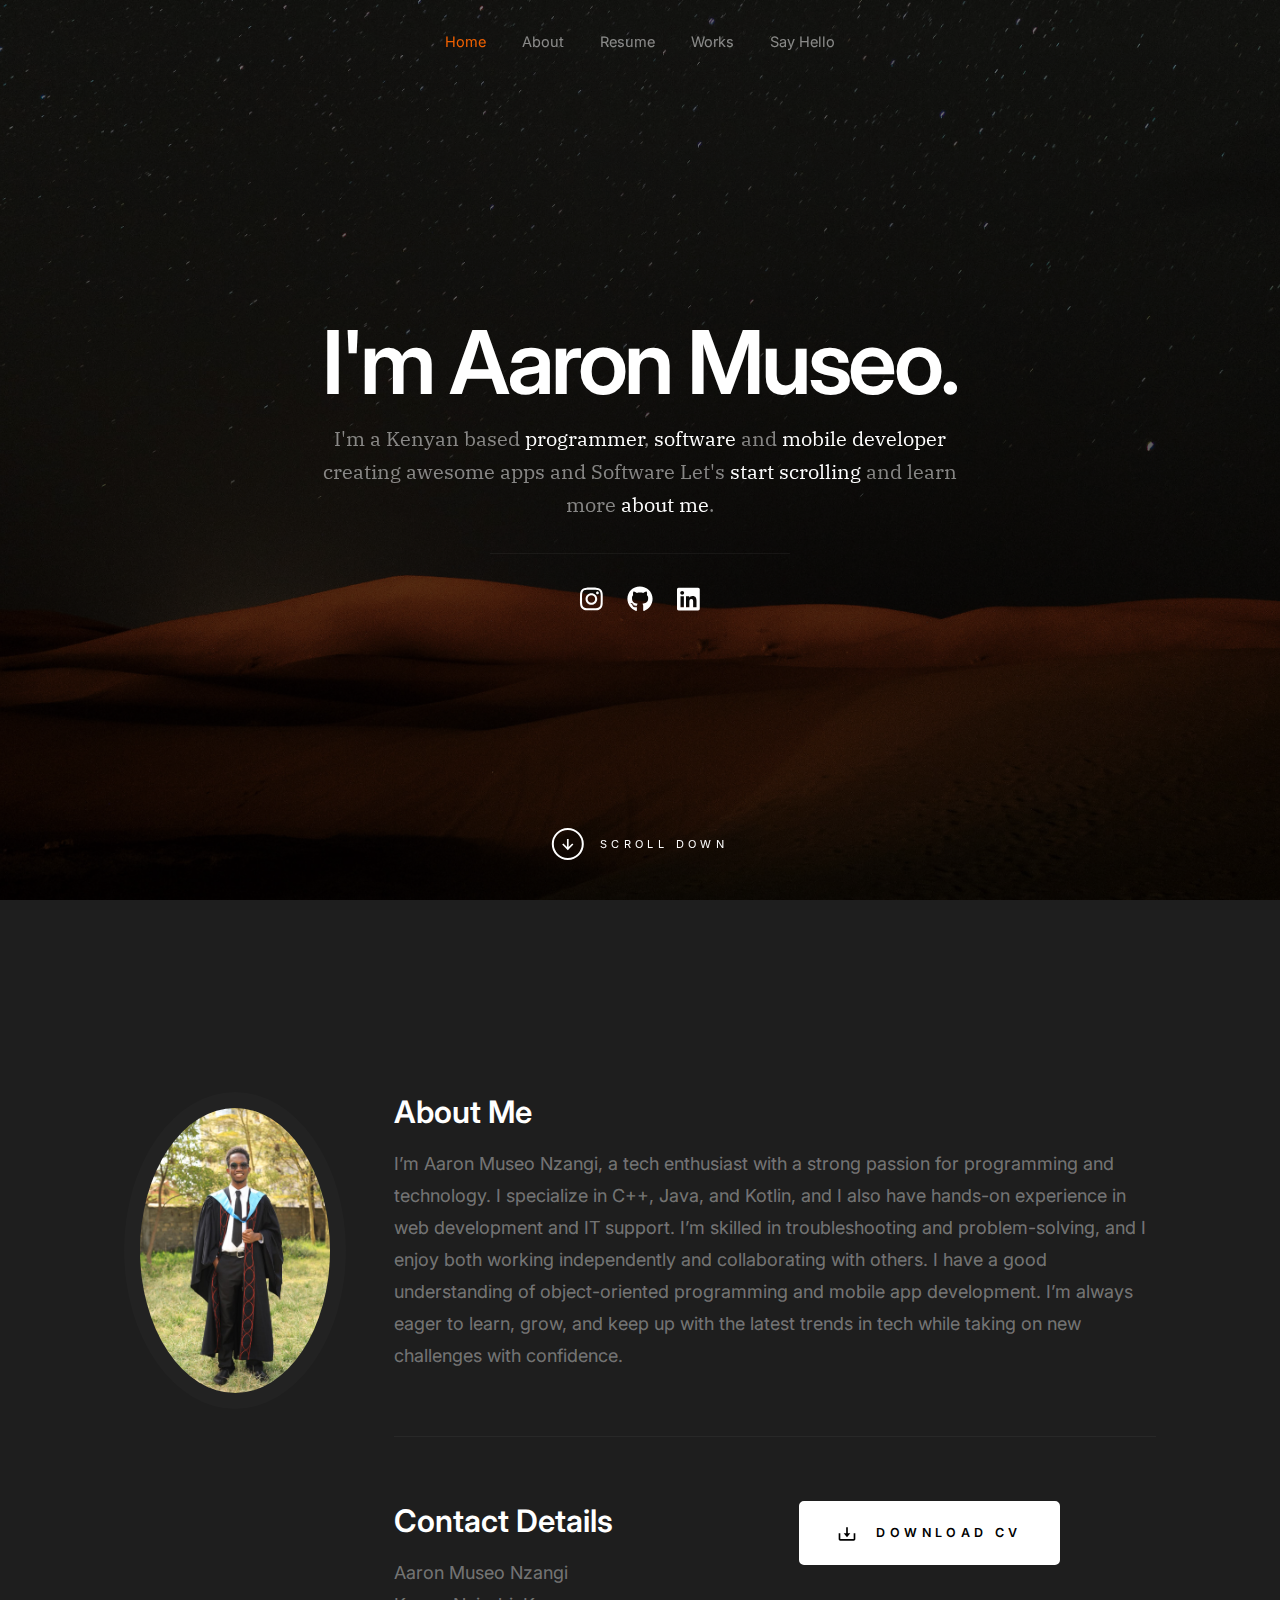
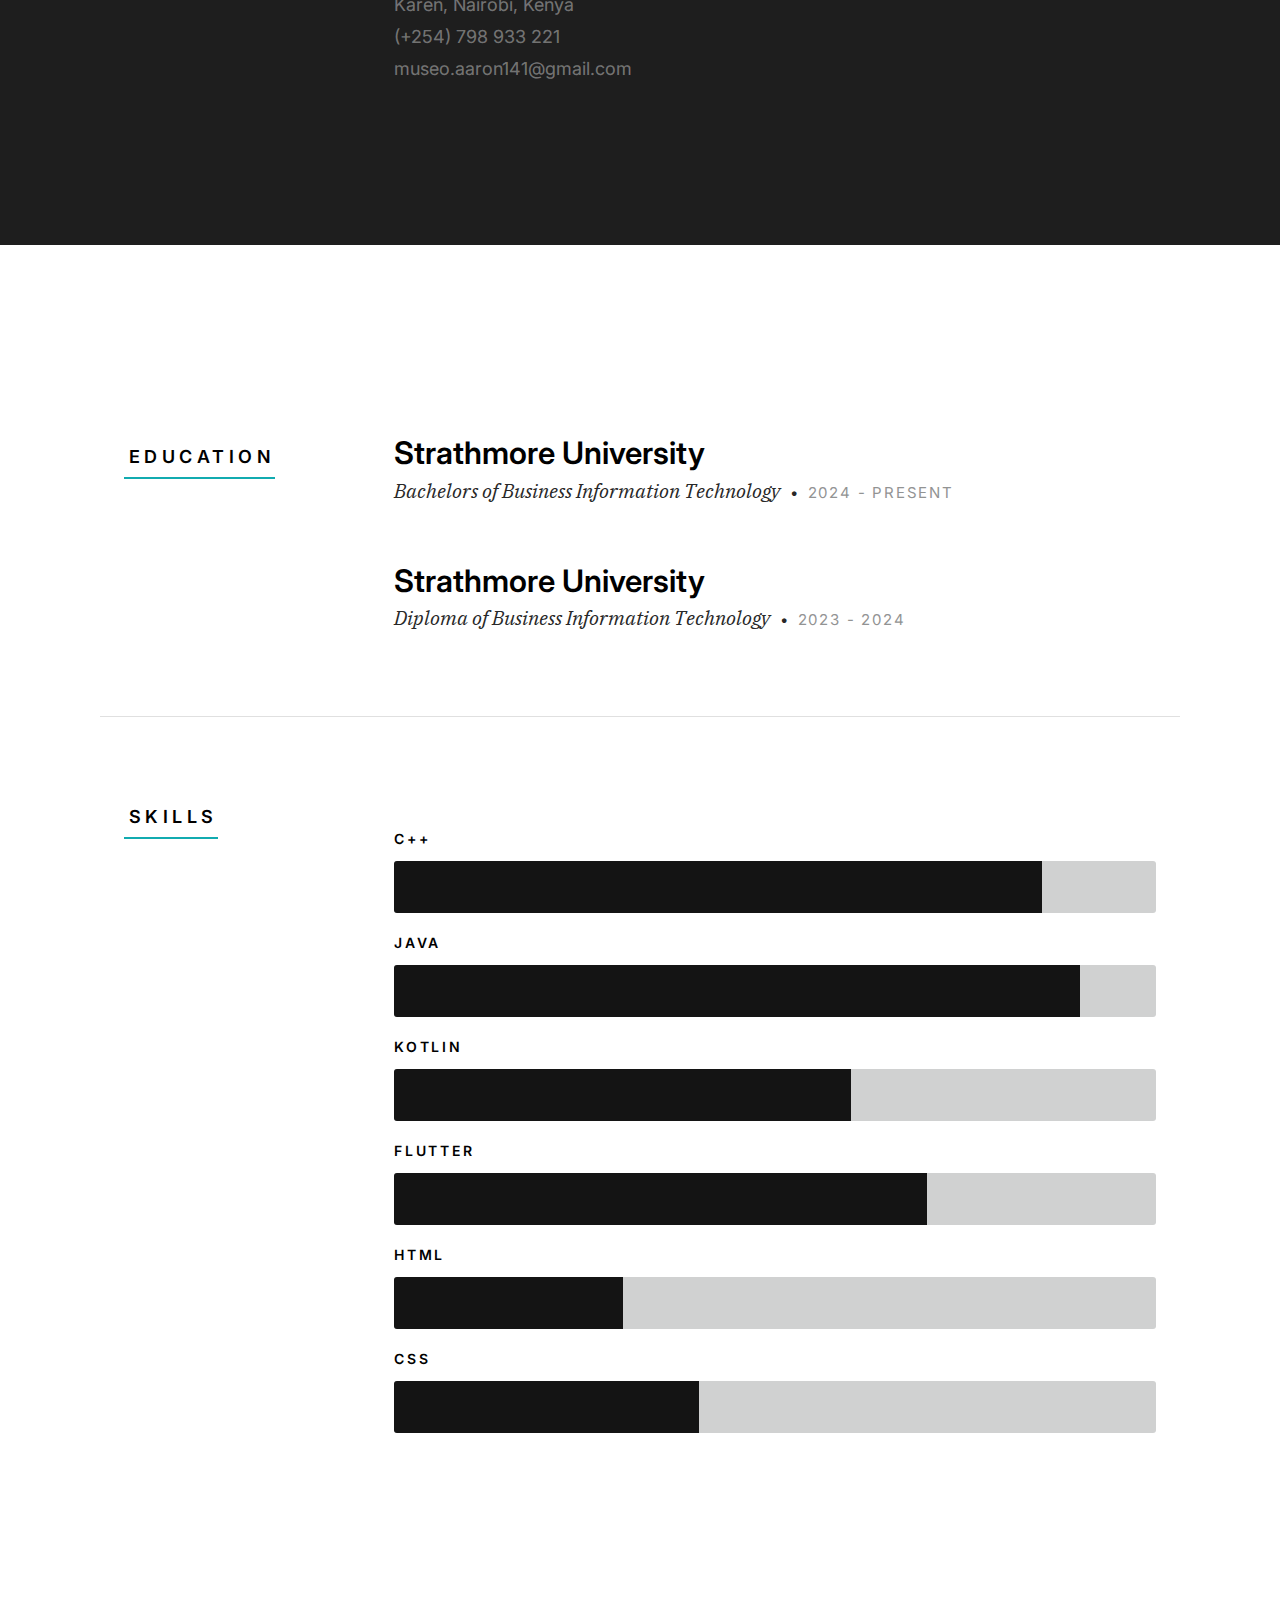
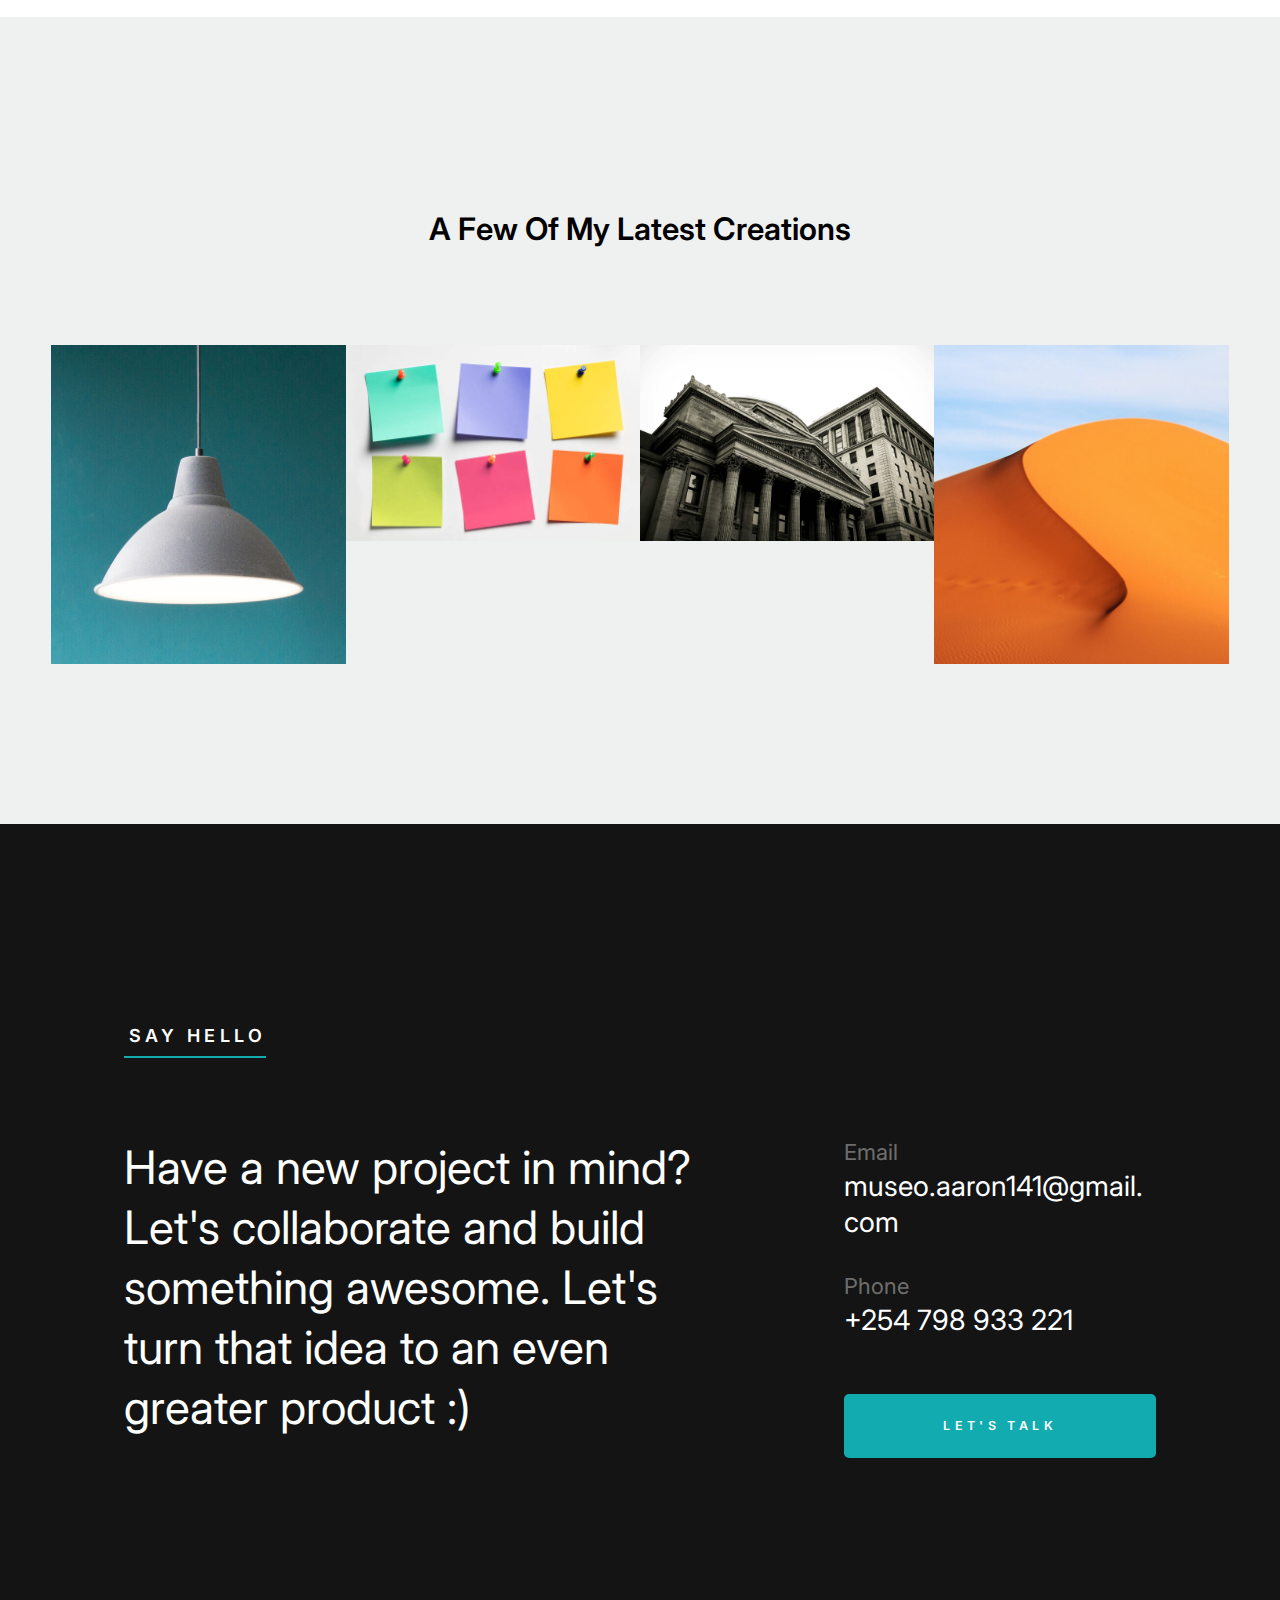
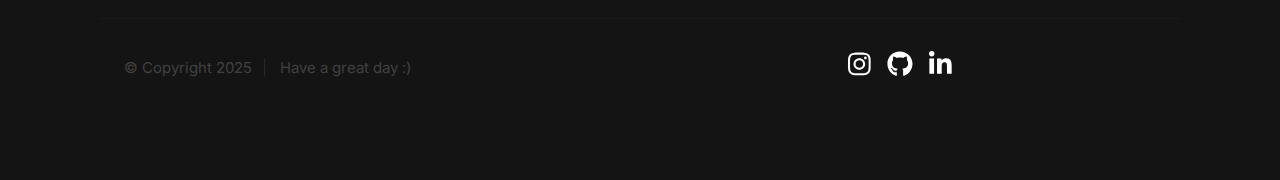
<file: index.html>
<!DOCTYPE html>
<html class="no-js" lang="en">
<head>

    <!--- basic page needs
    ================================================== -->
    <meta charset="utf-8">
    <title>Aaron Museo</title>
    <meta name="description" content="">
    <meta name="author" content="">

    <!-- mobile specific metas
    ================================================== -->
    <meta name="viewport" content="width=device-width, initial-scale=1">

    <!-- CSS
    ================================================== -->
    <link rel="stylesheet" href="css/styles.css">
    <link rel="stylesheet" href="css/vendor.css">

    <!-- script
    ================================================== -->
    <script defer src="js/vendor/fontawesome/all.min.js"></script>

    <!-- favicons
    ================================================== -->
    <link rel="apple-touch-icon" sizes="180x180" href="apple-touch-icon.png">
   
    <link rel="manifest" href="site.webmanifest">

</head>

<body id="top" class="ss-preload">


    <!-- preloader
    ================================================== -->
    <div id="preloader">
        <div id="loader"></div>
    </div>


    <!-- header
    ================================================== -->
    <header class="s-header">
        <div class="row s-header__nav-wrap">
            <nav class="s-header__nav">
                <ul>
                    <li class="current"><a class="smoothscroll" href="#hero">Home</a></li>
                    <li><a class="smoothscroll" href="#about">About</a></li>
                    <li><a class="smoothscroll" href="#resume">Resume</a></li>
                    <li><a class="smoothscroll" href="#portfolio">Works</a></li>
                    <li><a class="smoothscroll" href="#contact">Say Hello</a></li>
                </ul>
            </nav>
        </div> <!-- end row -->
        
        <a class="s-header__menu-toggle" href="#0" title="Menu">
            <span class="s-header__menu-icon"></span>
        </a>
    </header> <!-- end s-header -->


    <!-- hero
    ================================================== -->
    <section id="hero" class="s-hero target-section">

        <div class="s-hero__bg rellax" data-rellax-speed="-7"></div>

        <div class="row s-hero__content">
            <div class="column">

                <div class="s-hero__content-about">

                    <h1>I'm Aaron Museo.</h1>

                    <h3>
                        I'm a Kenyan based <span>programmer</span>, <span>software</span> and <span>mobile developer</span> creating awesome apps and Software Let's <a href="#about">start scrolling</a>
                        and learn more <a href="#about">about me</a>.
                    </h3>

                    <div class="s-hero__content-social">
                        <a href="https://www.instagram.com/aaron.mnx/"><i class="fab fa-instagram" aria-hidden="true"></i></a>
                        <a href="https://github.com/AaronMuseo"><i class="fab fa-github" aria-hidden="true"></i></a>
                        <a href="https://www.linkedin.com/in/aaron-nzangi-b14429276/"><i class="fab fa-linkedin" aria-hidden="true"></i></a>
                    </div>

                </div> <!-- end s-hero__content-about -->

            </div>
        </div> <!-- s-hero__content -->

        <div class="s-hero__scroll">
            <a href="#about" class="s-hero__scroll-link smoothscroll">
                <span class="scroll-arrow">
                    <svg xmlns="http://www.w3.org/2000/svg" width="24" height="24" viewBox="0 0 24 24" style="fill:rgba(0, 0, 0, 1);transform:;-ms-filter:"><path d="M18.707 12.707L17.293 11.293 13 15.586 13 6 11 6 11 15.586 6.707 11.293 5.293 12.707 12 19.414z"></path></svg>
                </span>
                <span class="scroll-text">Scroll Down</span>
            </a>
        </div> <!-- s-hero__scroll -->

    </section> <!-- end s-hero -->


    <!-- about
    ================================================== -->
    <section id="about" class="s-about target-section">

        <div class="row">
            <div class="column large-3 tab-12">
                <img class="s-about__pic" src="images/avatars/pfp.jpg" alt="">
            </div>
            <div class="column large-9 tab-12 s-about__content">
                <h3>About Me</h3>
                <p>
                    I’m Aaron Museo Nzangi, a tech enthusiast with a strong passion for programming and technology. 
                    I specialize in C++, Java, and Kotlin,
                     and I also have hands-on experience in web development and IT support.
                     I’m skilled in troubleshooting and problem-solving, and 
                     I enjoy both working independently and collaborating with others. 
                     I have a good understanding of object-oriented programming and mobile app development. I’m always eager to learn, grow, and keep up with the latest trends in tech while taking on new challenges with confidence.
                </p>

                <hr>

                <div class="row s-about__content-bottom">
                    <div class="column w-1000-stack">
                        <h3>Contact Details</h3>
    
                        <p>
                        Aaron Museo Nzangi <br>
                        Karen, Nairobi, Kenya<br>
                    
                        <a href="tel:+254798933221">(+254) 798 933 221</a> <br>
                        <a href="mailto:#0">museo.aaron141@gmail.com</a>
                        </p>
                        
                    </div>
                    <div class="column w-1000-stack">
                        <a href="Aaron Museo - CV.docx" class="btn btn--download">
                            <svg xmlns="http://www.w3.org/2000/svg" width="24" height="24" viewBox="0 0 24 24" style="fill:rgba(0, 0, 0, 1);transform:;-ms-filter:"><path d="M12 16L16 11 13 11 13 4 11 4 11 11 8 11z"></path><path d="M20,18H4v-7H2v7c0,1.103,0.897,2,2,2h16c1.103,0,2-0.897,2-2v-7h-2V18z"></path></svg>
                            Download CV
                        </a>
                    </div>
                </div>
            </div>
        </div> <!-- end row -->

    </section> <!-- end s-about -->


    <!-- resume
    ================================================== -->
    <section id="resume" class="s-resume target-section">
        
       

        <div class="row s-resume__section">
            <div class="column large-3 tab-12">
                <h3 class="section-header-allcaps">Education</h3>
            </div>
            <div class="column large-9 tab-12">
                <div class="resume-block">

                    <div class="resume-block__header">
                        <h4 class="h3">Strathmore University</h4>
                        <p class="resume-block__header-meta">
                            <span>Bachelors of Business Information Technology</span> 
                            <span class="resume-block__header-date">
                               2024 - Present 
                            </span>
                        </p>
                    </div>
                </div> <!-- end resume-block -->

                <div class="resume-block">

                    <div class="resume-block__header">
                        <h4 class="h3">Strathmore University</h4>
                        <p class="resume-block__header-meta">
                            <span>Diploma of Business Information Technology</span> 
                            <span class="resume-block__header-date">
                                2023 - 2024
                            </span>
                        </p>
                    </div>
                </div> <!-- end resume-block -->
            </div>
        </div> <!-- s-resume__section -->


        <div class="row s-resume__section">
            <div class="column large-3 tab-12">
                <h3 class="section-header-allcaps">Skills</h3>
            </div>
            <div class="column large-9 tab-12">
                <div class="resume-block">
                    <ul class="skill-bars-fat">
                        <li>
                        <div class="progress percent85"></div>
                        <strong>C++</strong>
                        </li>
                        <li>
                        <div class="progress percent90"></div>
                        <strong>Java</strong>
                        </li>
                        <li>
                        <div class="progress percent60"></div>
                        <strong>Kotlin</strong>
                        </li>
                        <li>
                        <div class="progress percent70"></div>
                        <strong>Flutter</strong>
                        </li>
                        <li>
                        <div class="progress percent30"></div>
                        <strong>HTML</strong>
                        </li>
                        <li>
                        <div class="progress percent40"></div>
                        <strong>CSS</strong>
                        </li>
                    </ul>

                </div> <!-- end resume-block -->

            </div>
        </div> <!-- s-resume__section -->

    </section> <!-- end s-resume -->


    <!-- portfolio
    ================================================== -->
    <section id="portfolio" class="s-portfolio target-section">

        <div class="row s-portfolio__header">
            <div class="column large-12">
                <h3>A Few Of My Latest Creations</h3>
            </div>
        </div>

        <div style="margin-right: auto;" class="row collapse block-large-1-4 block-medium-1-3 block-tab-1-2 block-500-stack folio-list">
            <div class="column folio-item">
                <a href="#modal-02" class="folio-item__thumb">
                    <img src="images/portfolio/lamp.jpg" 
                         srcset="images/portfolio/lamp.jpg 1x, 
                                 images/portfolio/lamp@2x.jpg 2x" alt="">
                </a>
            </div> <!-- end folio-item -->

            <div class="column folio-item">
                <a href="#modal-03" class="folio-item__thumb">
                    <img src="images/portfolio/note.jpg" 
                         srcset="images/portfolio/note.jpg 1x, 
                                 images/portfolio/note.jpg 2x" alt="">
                </a>
            </div> <!-- end folio-item -->

            <div class="column folio-item">
                <a href="#modal-04" class="folio-item__thumb">
                    <img src="images/portfolio/bank.jpeg" 
                         srcset="images/portfolio/bank.jpeg 1x, 
                                 images/portfolio/bank.jpeg 2x" alt="">
                </a>
            </div> <!-- end folio-item -->



            <div class="column folio-item">
                <a href="#modal-08" class="folio-item__thumb">
                    <img src="images/portfolio/sanddunes.jpg" 
                         srcset="images/portfolio/sanddunes.jpg 1x, 
                                 images/portfolio/sanddunes@2x.jpg 2x" alt="">
                </a>
            </div> <!-- end folio-item -->

        </div> <!-- end folio-list -->


        <!-- Modal Templates Popup
        =========================================================== -->
        <div id="modal-02" hidden>
            <div class="modal-popup">
                <img src="images/portfolio/gallery/g-lamp.jpg" alt="" />
    
                <div class="modal-popup__desc">
                    <h5>Prepaid Power Management System</h5>
                    <p>Simple project i made during my diploma to pay and manage tokens for the prepaid power system provided by KPLC complete with documentation.</p>
                </div>
    
                <a href="https://github.com/AaronMuseo/ppms" class="modal-popup__details">Project link</a>
            </div>
        </div> <!-- end modal -->

        <div id="modal-03" hidden>
            <div class="modal-popup">
                <img src="images/portfolio/gallery/note.jpg" alt="" />
    
                <div class="modal-popup__desc">
                    <h5>Notes App</h5>
                    <p>Simple Notes app I am working on to learn the flutter framework with.</p>
                    
                </div>
    
                <a href="https://github.com/AaronMuseo/notes_app" class="modal-popup__details">Project link</a>
            </div>
        </div> <!-- end modal -->

        <div id="modal-04" hidden>
            <div class="modal-popup">
                <img src="images/portfolio/gallery/bank.jpeg" alt="" />
    
                <div class="modal-popup__desc">
                    <h5>Simple Bank System</h5>
                    <p>Simple Bank System i made in class using the java language with Object Orientation. Going to Add UI soon and a database to store Data.</p>                   
                </div>
    
                <a href="https://github.com/AaronMuseo/Bank-System" class="modal-popup__details">Project link</a>
            </div>
        </div> <!-- end modal -->

        <div id="modal-08" hidden>
            <div class="modal-popup">
                <img src="images/portfolio/gallery/g-sanddunes.jpg" alt="" />
    
                <div class="modal-popup__desc">
                    <h5>Other Projects</h5>
                    <p>Clck the link to discover other projects i have made during class or my free time. </p>
                </div>
    
                <a href="https://github.com/AaronMuseo?tab=repositories" class="modal-popup__details">Project link</a>
            </div>
        </div> <!-- end modal -->


    </section> <!-- end s-portfolio -->

    <!-- contact
    ================================================== -->
    <section id="contact" class="s-contact target-section">

        <div class="row s-contact__header">
            <div class="column large-12">
                <h3 class="section-header-allcaps">Say Hello</h3>
            </div>
        </div>

        <div class="row s-contact__content">

            <div class="column large-7 medium-12">

                <h4 class="huge-text">
                Have a new project in mind? Let's collaborate and build something awesome. 
                Let's turn that idea to an even greater product :)
                </h4>

            </div>

            <div class="column large-4 medium-12">

                <div class="row contact-infos">
                    <div class="column large-12 medium-6 tab-12">
                        <div class="contact-block">
                            <h5 class="contact-block__header">
                                Email
                            </h5>
                            <p class="contact-block__content">
                                <a class="mailtoui" href="museo.aaron141@gmail.com">museo.aaron141@gmail.com</a>
                            </p>
                        </div> <!-- end contact-block -->
                    </div>
                    <div class="column large-12 medium-6 tab-12">
                        <div class="contact-block">
                            <h5 class="contact-block__header">
                                Phone
                            </h5>
                            <p class="contact-block__content">
                                <a href="tel:+254798933221">+254 798 933 221</a>
                            </p>
                        </div> <!-- end contact-block -->
                    </div>

                    <div class="column large-12">
                        <a href="mailto:museo.aaron141@gmail.com" class="mailtoui btn btn--primary h-full-width">Let's Talk</a>
                    </div>
                </div> <!-- end contact-infos -->

            </div>
        </div> <!-- s-contact__content -->

    </section> <!-- end s-contact -->
    

    <!-- footer
    ================================================== -->
    <footer class="s-footer">
        <div class="row">
            <div class="column large-4 medium-6 w-1000-stack s-footer__social-block">
                <ul class="s-footer__social">
                    <li><a href="https://www.instagram.com/aaron.mnx/"><i class="fab fa-instagram" aria-hidden="true"></i></a></li>
                    <li><a href="https://github.com/AaronMuseo"><i class="fab fa-github" aria-hidden="true"></i></a></li>
                    <li><a href="https://www.linkedin.com/in/aaron-nzangi-b14429276/"><i class="fab fa-linkedin-in" aria-hidden="true"></i></a></li>
                </ul>
            </div>

            <div class="column large-7 medium-6 w-1000-stack ss-copyright">
                <span>© Copyright 2025</span> 
                <span>Have a great day :)</span>
            </div>
        </div>

        <div class="ss-go-top">
            <a class="smoothscroll" title="Back to Top" href="#top">
                <svg xmlns="http://www.w3.org/2000/svg" viewBox="0 0 24 24"><path d="M6 4h12v2H6zm5 10v6h2v-6h5l-6-6-6 6z"/></svg>
             </a>
        </div> <!-- end ss-go-top -->
    </footer>


    <!-- Java Script
    ================================================== -->
    <script src="js/plugins.js"></script>
    <script src="js/main.js"></script>

</body>

</html>
</file>
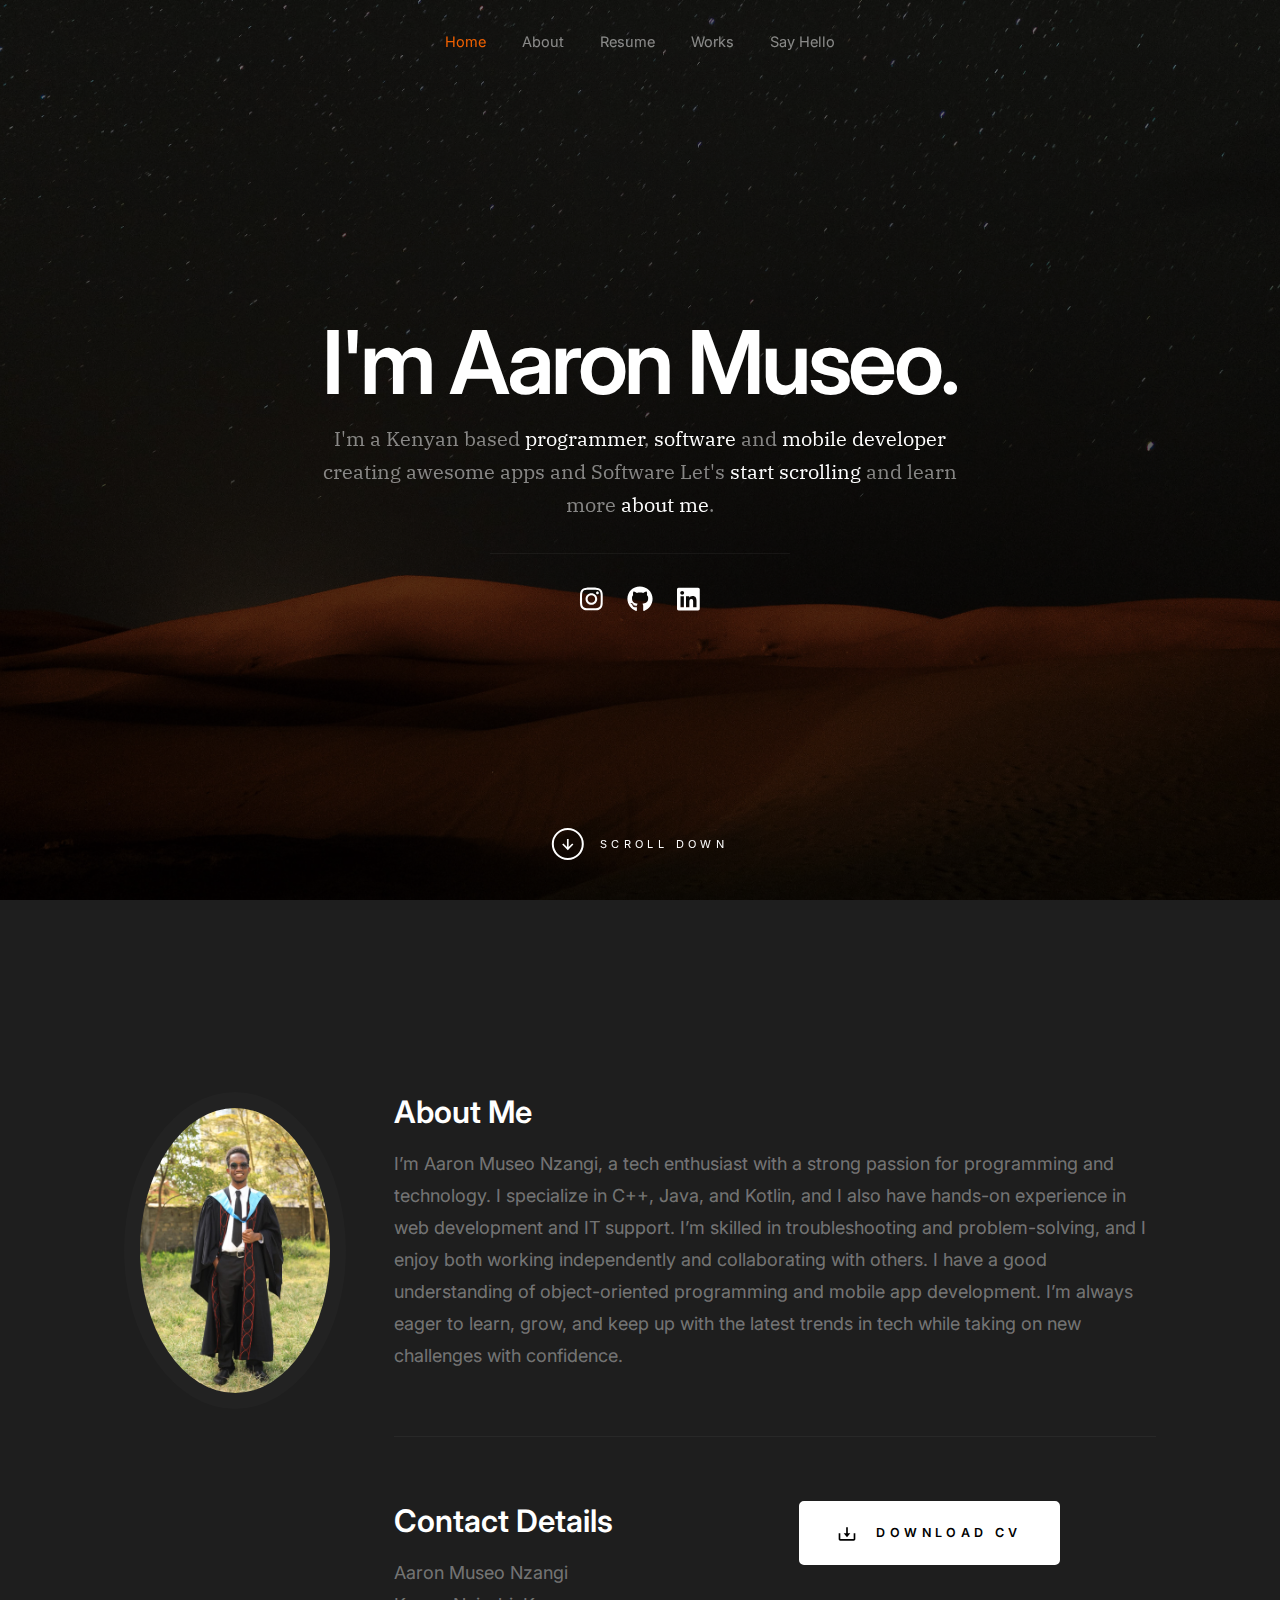
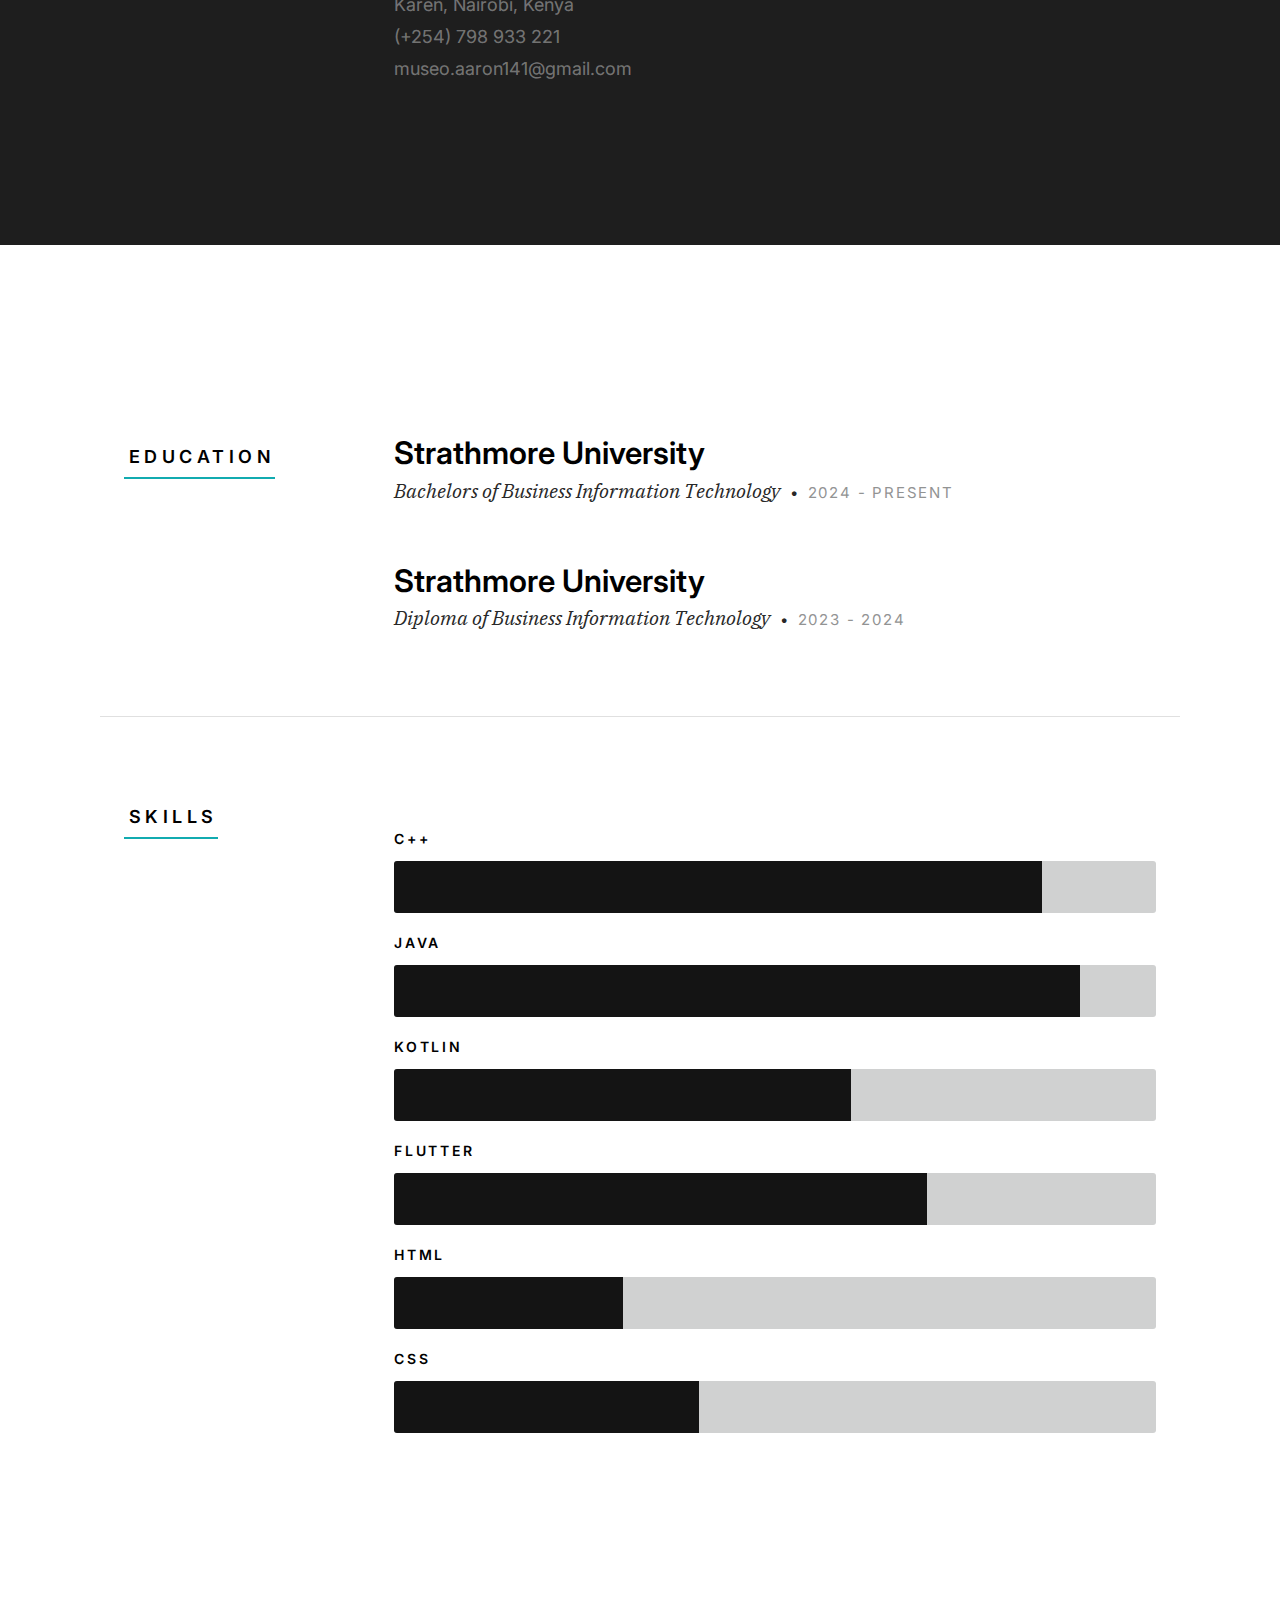
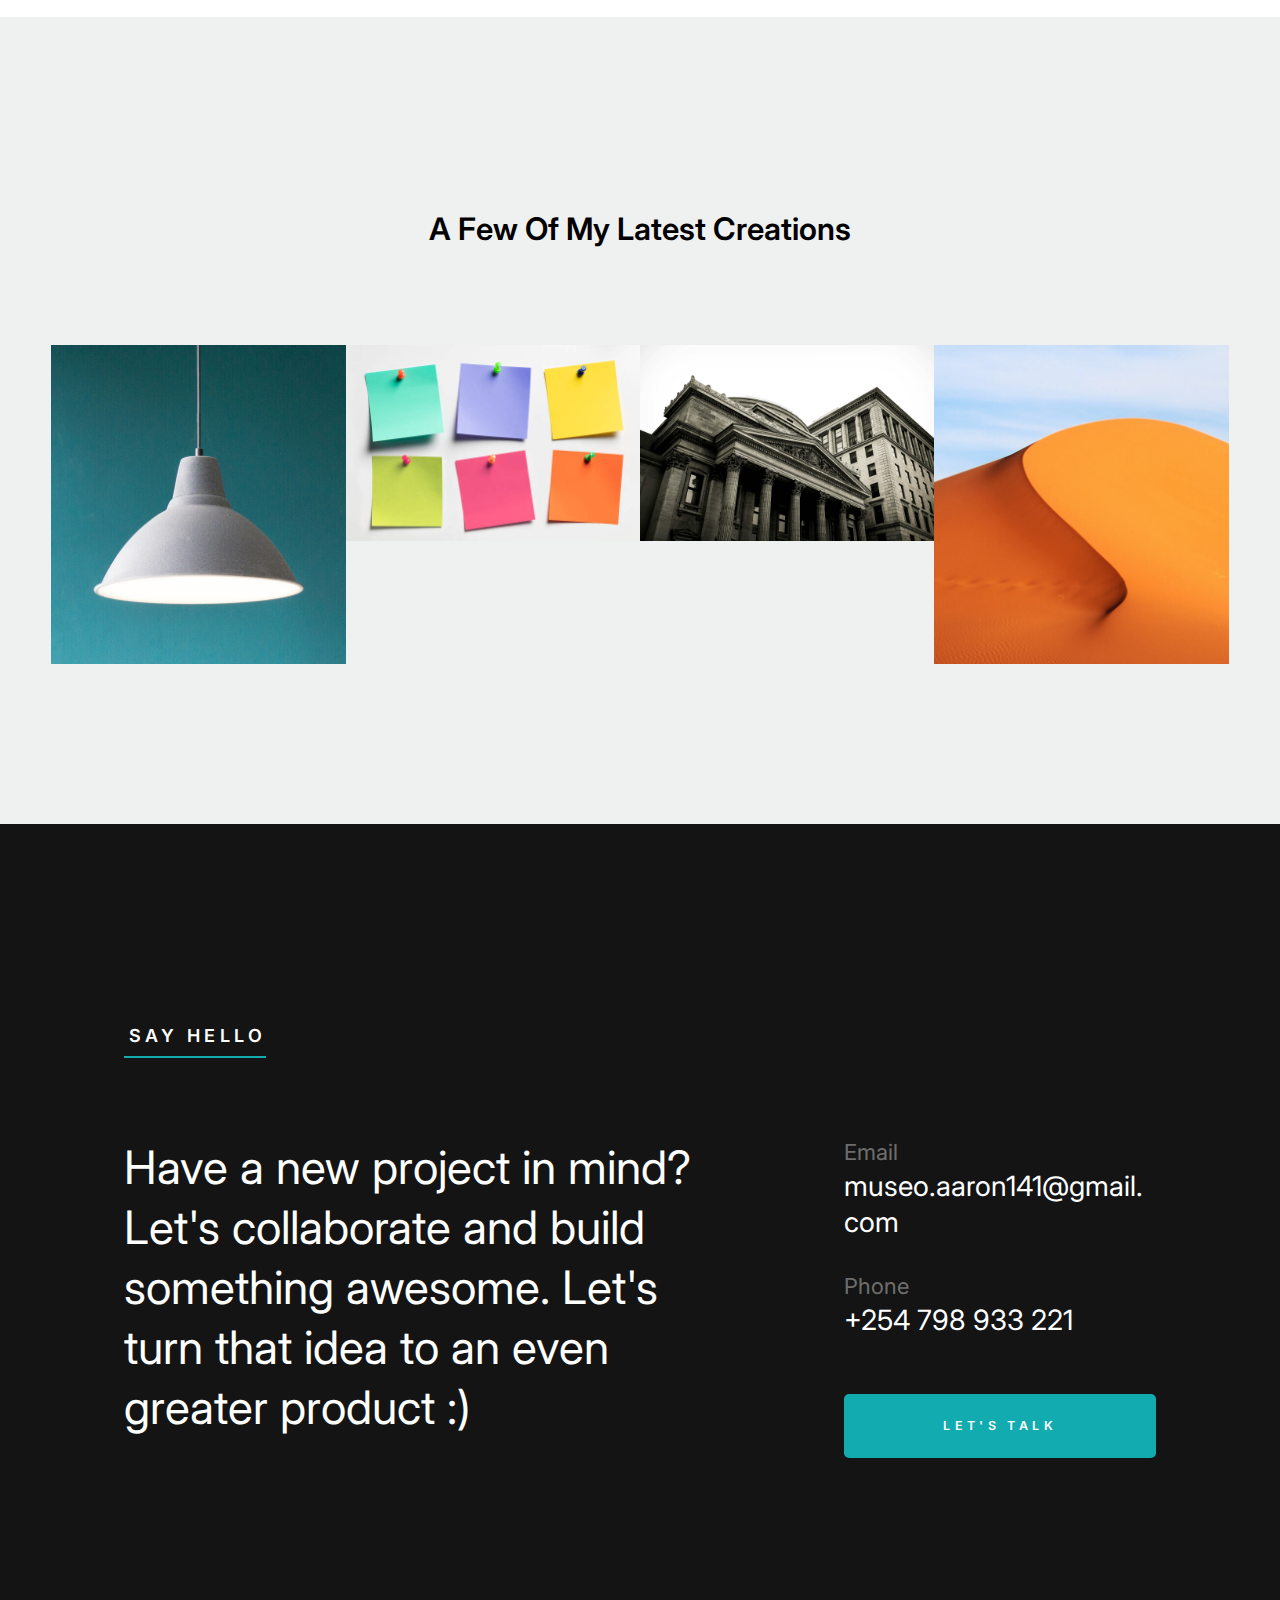
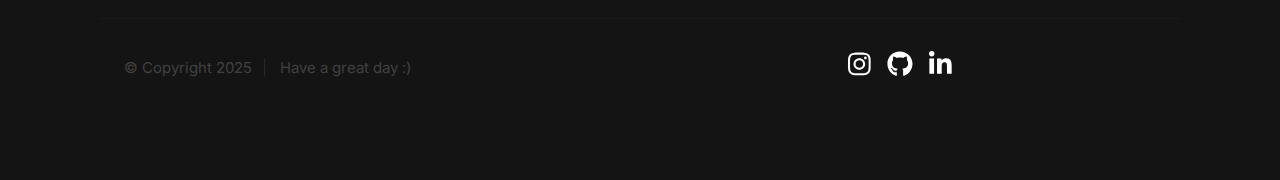
<file: aaron.html>
<!DOCTYPE html>
<html class="no-js" lang="en">
<head>

    <!--- basic page needs
    ================================================== -->
    <meta charset="utf-8">
    <title>Aaron Museo</title>
    <meta name="description" content="">
    <meta name="author" content="">

    <!-- mobile specific metas
    ================================================== -->
    <meta name="viewport" content="width=device-width, initial-scale=1">

    <!-- CSS
    ================================================== -->
    <link rel="stylesheet" href="css/styles.css">
    <link rel="stylesheet" href="css/vendor.css">

    <!-- script
    ================================================== -->
    <script defer src="js/vendor/fontawesome/all.min.js"></script>

    <!-- favicons
    ================================================== -->
    <link rel="apple-touch-icon" sizes="180x180" href="apple-touch-icon.png">
   
    <link rel="manifest" href="site.webmanifest">

</head>

<body id="top" class="ss-preload">


    <!-- preloader
    ================================================== -->
    <div id="preloader">
        <div id="loader"></div>
    </div>


    <!-- header
    ================================================== -->
    <header class="s-header">
        <div class="row s-header__nav-wrap">
            <nav class="s-header__nav">
                <ul>
                    <li class="current"><a class="smoothscroll" href="#hero">Home</a></li>
                    <li><a class="smoothscroll" href="#about">About</a></li>
                    <li><a class="smoothscroll" href="#resume">Resume</a></li>
                    <li><a class="smoothscroll" href="#portfolio">Works</a></li>
                    <li><a class="smoothscroll" href="#contact">Say Hello</a></li>
                </ul>
            </nav>
        </div> <!-- end row -->
        
        <a class="s-header__menu-toggle" href="#0" title="Menu">
            <span class="s-header__menu-icon"></span>
        </a>
    </header> <!-- end s-header -->


    <!-- hero
    ================================================== -->
    <section id="hero" class="s-hero target-section">

        <div class="s-hero__bg rellax" data-rellax-speed="-7"></div>

        <div class="row s-hero__content">
            <div class="column">

                <div class="s-hero__content-about">

                    <h1>I'm Aaron Museo.</h1>

                    <h3>
                        I'm a Kenyan based <span>programmer</span>, <span>software</span> and <span>mobile developer</span> creating awesome apps and Software Let's <a href="#about">start scrolling</a>
                        and learn more <a href="#about">about me</a>.
                    </h3>

                    <div class="s-hero__content-social">
                        <a href="https://www.instagram.com/aaron.mnx/"><i class="fab fa-instagram" aria-hidden="true"></i></a>
                        <a href="https://github.com/AaronMuseo"><i class="fab fa-github" aria-hidden="true"></i></a>
                        <a href="https://www.linkedin.com/in/aaron-nzangi-b14429276/"><i class="fab fa-linkedin" aria-hidden="true"></i></a>
                    </div>

                </div> <!-- end s-hero__content-about -->

            </div>
        </div> <!-- s-hero__content -->

        <div class="s-hero__scroll">
            <a href="#about" class="s-hero__scroll-link smoothscroll">
                <span class="scroll-arrow">
                    <svg xmlns="http://www.w3.org/2000/svg" width="24" height="24" viewBox="0 0 24 24" style="fill:rgba(0, 0, 0, 1);transform:;-ms-filter:"><path d="M18.707 12.707L17.293 11.293 13 15.586 13 6 11 6 11 15.586 6.707 11.293 5.293 12.707 12 19.414z"></path></svg>
                </span>
                <span class="scroll-text">Scroll Down</span>
            </a>
        </div> <!-- s-hero__scroll -->

    </section> <!-- end s-hero -->


    <!-- about
    ================================================== -->
    <section id="about" class="s-about target-section">

        <div class="row">
            <div class="column large-3 tab-12">
                <img class="s-about__pic" src="images/avatars/pfp.jpg" alt="">
            </div>
            <div class="column large-9 tab-12 s-about__content">
                <h3>About Me</h3>
                <p>
                    I’m Aaron Museo Nzangi, a tech enthusiast with a strong passion for programming and technology. 
                    I specialize in C++, Java, and Kotlin,
                     and I also have hands-on experience in web development and IT support.
                     I’m skilled in troubleshooting and problem-solving, and 
                     I enjoy both working independently and collaborating with others. 
                     I have a good understanding of object-oriented programming and mobile app development. I’m always eager to learn, grow, and keep up with the latest trends in tech while taking on new challenges with confidence.
                </p>

                <hr>

                <div class="row s-about__content-bottom">
                    <div class="column w-1000-stack">
                        <h3>Contact Details</h3>
    
                        <p>
                        Aaron Museo Nzangi <br>
                        Karen, Nairobi, Kenya<br>
                    
                        <a href="tel:+254798933221">(+254) 798 933 221</a> <br>
                        <a href="mailto:#0">museo.aaron141@gmail.com</a>
                        </p>
                        
                    </div>
                    <div class="column w-1000-stack">
                        <a href="Aaron Museo - CV.docx" class="btn btn--download">
                            <svg xmlns="http://www.w3.org/2000/svg" width="24" height="24" viewBox="0 0 24 24" style="fill:rgba(0, 0, 0, 1);transform:;-ms-filter:"><path d="M12 16L16 11 13 11 13 4 11 4 11 11 8 11z"></path><path d="M20,18H4v-7H2v7c0,1.103,0.897,2,2,2h16c1.103,0,2-0.897,2-2v-7h-2V18z"></path></svg>
                            Download CV
                        </a>
                    </div>
                </div>
            </div>
        </div> <!-- end row -->

    </section> <!-- end s-about -->


    <!-- resume
    ================================================== -->
    <section id="resume" class="s-resume target-section">
        
       

        <div class="row s-resume__section">
            <div class="column large-3 tab-12">
                <h3 class="section-header-allcaps">Education</h3>
            </div>
            <div class="column large-9 tab-12">
                <div class="resume-block">

                    <div class="resume-block__header">
                        <h4 class="h3">Strathmore University</h4>
                        <p class="resume-block__header-meta">
                            <span>Bachelors of Business Information Technology</span> 
                            <span class="resume-block__header-date">
                               2024 - Present 
                            </span>
                        </p>
                    </div>
                </div> <!-- end resume-block -->

                <div class="resume-block">

                    <div class="resume-block__header">
                        <h4 class="h3">Strathmore University</h4>
                        <p class="resume-block__header-meta">
                            <span>Diploma of Business Information Technology</span> 
                            <span class="resume-block__header-date">
                                2023 - 2024
                            </span>
                        </p>
                    </div>
                </div> <!-- end resume-block -->
            </div>
        </div> <!-- s-resume__section -->


        <div class="row s-resume__section">
            <div class="column large-3 tab-12">
                <h3 class="section-header-allcaps">Skills</h3>
            </div>
            <div class="column large-9 tab-12">
                <div class="resume-block">
                    <ul class="skill-bars-fat">
                        <li>
                        <div class="progress percent85"></div>
                        <strong>C++</strong>
                        </li>
                        <li>
                        <div class="progress percent90"></div>
                        <strong>Java</strong>
                        </li>
                        <li>
                        <div class="progress percent60"></div>
                        <strong>Kotlin</strong>
                        </li>
                        <li>
                        <div class="progress percent70"></div>
                        <strong>Flutter</strong>
                        </li>
                        <li>
                        <div class="progress percent30"></div>
                        <strong>HTML</strong>
                        </li>
                        <li>
                        <div class="progress percent40"></div>
                        <strong>CSS</strong>
                        </li>
                    </ul>

                </div> <!-- end resume-block -->

            </div>
        </div> <!-- s-resume__section -->

    </section> <!-- end s-resume -->


    <!-- portfolio
    ================================================== -->
    <section id="portfolio" class="s-portfolio target-section">

        <div class="row s-portfolio__header">
            <div class="column large-12">
                <h3>A Few Of My Latest Creations</h3>
            </div>
        </div>

        <div style="margin-right: auto;" class="row collapse block-large-1-4 block-medium-1-3 block-tab-1-2 block-500-stack folio-list">
            <div class="column folio-item">
                <a href="#modal-02" class="folio-item__thumb">
                    <img src="images/portfolio/lamp.jpg" 
                         srcset="images/portfolio/lamp.jpg 1x, 
                                 images/portfolio/lamp@2x.jpg 2x" alt="">
                </a>
            </div> <!-- end folio-item -->

            <div class="column folio-item">
                <a href="#modal-03" class="folio-item__thumb">
                    <img src="images/portfolio/note.jpg" 
                         srcset="images/portfolio/note.jpg 1x, 
                                 images/portfolio/note.jpg 2x" alt="">
                </a>
            </div> <!-- end folio-item -->

            <div class="column folio-item">
                <a href="#modal-04" class="folio-item__thumb">
                    <img src="images/portfolio/bank.jpeg" 
                         srcset="images/portfolio/bank.jpeg 1x, 
                                 images/portfolio/bank.jpeg 2x" alt="">
                </a>
            </div> <!-- end folio-item -->



            <div class="column folio-item">
                <a href="#modal-08" class="folio-item__thumb">
                    <img src="images/portfolio/sanddunes.jpg" 
                         srcset="images/portfolio/sanddunes.jpg 1x, 
                                 images/portfolio/sanddunes@2x.jpg 2x" alt="">
                </a>
            </div> <!-- end folio-item -->

        </div> <!-- end folio-list -->


        <!-- Modal Templates Popup
        =========================================================== -->
        <div id="modal-02" hidden>
            <div class="modal-popup">
                <img src="images/portfolio/gallery/g-lamp.jpg" alt="" />
    
                <div class="modal-popup__desc">
                    <h5>Prepaid Power Management System</h5>
                    <p>Simple project i made during my diploma to pay and manage tokens for the prepaid power system provided by KPLC complete with documentation.</p>
                </div>
    
                <a href="https://github.com/AaronMuseo/ppms" class="modal-popup__details">Project link</a>
            </div>
        </div> <!-- end modal -->

        <div id="modal-03" hidden>
            <div class="modal-popup">
                <img src="images/portfolio/gallery/note.jpg" alt="" />
    
                <div class="modal-popup__desc">
                    <h5>Notes App</h5>
                    <p>Simple Notes app I am working on to learn the flutter framework with.</p>
                    
                </div>
    
                <a href="https://github.com/AaronMuseo/notes_app" class="modal-popup__details">Project link</a>
            </div>
        </div> <!-- end modal -->

        <div id="modal-04" hidden>
            <div class="modal-popup">
                <img src="images/portfolio/gallery/bank.jpeg" alt="" />
    
                <div class="modal-popup__desc">
                    <h5>Simple Bank System</h5>
                    <p>Simple Bank System i made in class using the java language with Object Orientation. Going to Add UI soon and a database to store Data.</p>                   
                </div>
    
                <a href="https://github.com/AaronMuseo/Bank-System" class="modal-popup__details">Project link</a>
            </div>
        </div> <!-- end modal -->

        <div id="modal-08" hidden>
            <div class="modal-popup">
                <img src="images/portfolio/gallery/g-sanddunes.jpg" alt="" />
    
                <div class="modal-popup__desc">
                    <h5>Other Projects</h5>
                    <p>Clck the link to discover other projects i have made during class or my free time. </p>
                </div>
    
                <a href="https://github.com/AaronMuseo?tab=repositories" class="modal-popup__details">Project link</a>
            </div>
        </div> <!-- end modal -->


    </section> <!-- end s-portfolio -->

    <!-- contact
    ================================================== -->
    <section id="contact" class="s-contact target-section">

        <div class="row s-contact__header">
            <div class="column large-12">
                <h3 class="section-header-allcaps">Say Hello</h3>
            </div>
        </div>

        <div class="row s-contact__content">

            <div class="column large-7 medium-12">

                <h4 class="huge-text">
                Have a new project in mind? Let's collaborate and build something awesome. 
                Let's turn that idea to an even greater product :)
                </h4>

            </div>

            <div class="column large-4 medium-12">

                <div class="row contact-infos">
                    <div class="column large-12 medium-6 tab-12">
                        <div class="contact-block">
                            <h5 class="contact-block__header">
                                Email
                            </h5>
                            <p class="contact-block__content">
                                <a class="mailtoui" href="museo.aaron141@gmail.com">museo.aaron141@gmail.com</a>
                            </p>
                        </div> <!-- end contact-block -->
                    </div>
                    <div class="column large-12 medium-6 tab-12">
                        <div class="contact-block">
                            <h5 class="contact-block__header">
                                Phone
                            </h5>
                            <p class="contact-block__content">
                                <a href="tel:+254798933221">+254 798 933 221</a>
                            </p>
                        </div> <!-- end contact-block -->
                    </div>

                    <div class="column large-12">
                        <a href="mailto:museo.aaron141@gmail.com" class="mailtoui btn btn--primary h-full-width">Let's Talk</a>
                    </div>
                </div> <!-- end contact-infos -->

            </div>
        </div> <!-- s-contact__content -->

    </section> <!-- end s-contact -->
    

    <!-- footer
    ================================================== -->
    <footer class="s-footer">
        <div class="row">
            <div class="column large-4 medium-6 w-1000-stack s-footer__social-block">
                <ul class="s-footer__social">
                    <li><a href="https://www.instagram.com/aaron.mnx/"><i class="fab fa-instagram" aria-hidden="true"></i></a></li>
                    <li><a href="https://github.com/AaronMuseo"><i class="fab fa-github" aria-hidden="true"></i></a></li>
                    <li><a href="https://www.linkedin.com/in/aaron-nzangi-b14429276/"><i class="fab fa-linkedin-in" aria-hidden="true"></i></a></li>
                </ul>
            </div>

            <div class="column large-7 medium-6 w-1000-stack ss-copyright">
                <span>© Copyright 2025</span> 
                <span>Have a great day :)</span>
            </div>
        </div>

        <div class="ss-go-top">
            <a class="smoothscroll" title="Back to Top" href="#top">
                <svg xmlns="http://www.w3.org/2000/svg" viewBox="0 0 24 24"><path d="M6 4h12v2H6zm5 10v6h2v-6h5l-6-6-6 6z"/></svg>
             </a>
        </div> <!-- end ss-go-top -->
    </footer>


    <!-- Java Script
    ================================================== -->
    <script src="js/plugins.js"></script>
    <script src="js/main.js"></script>

</body>

</html>
</file>
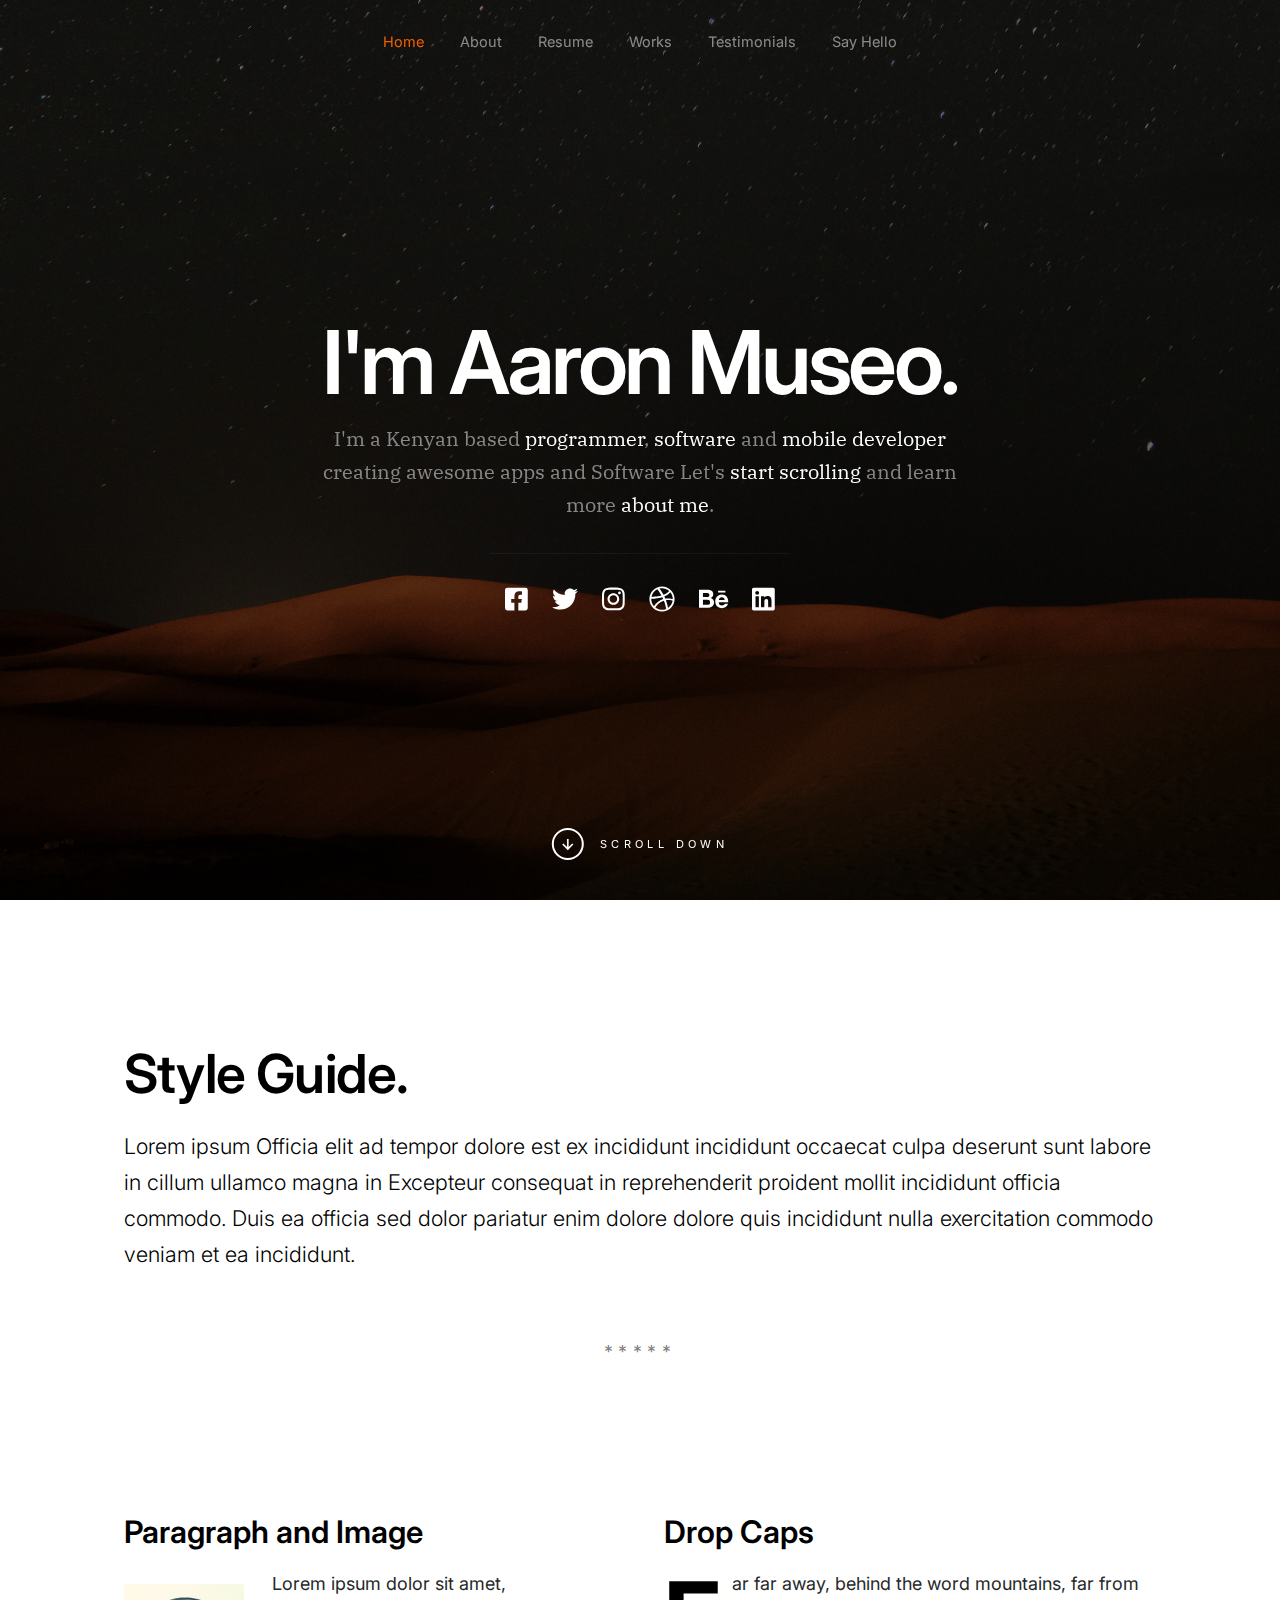
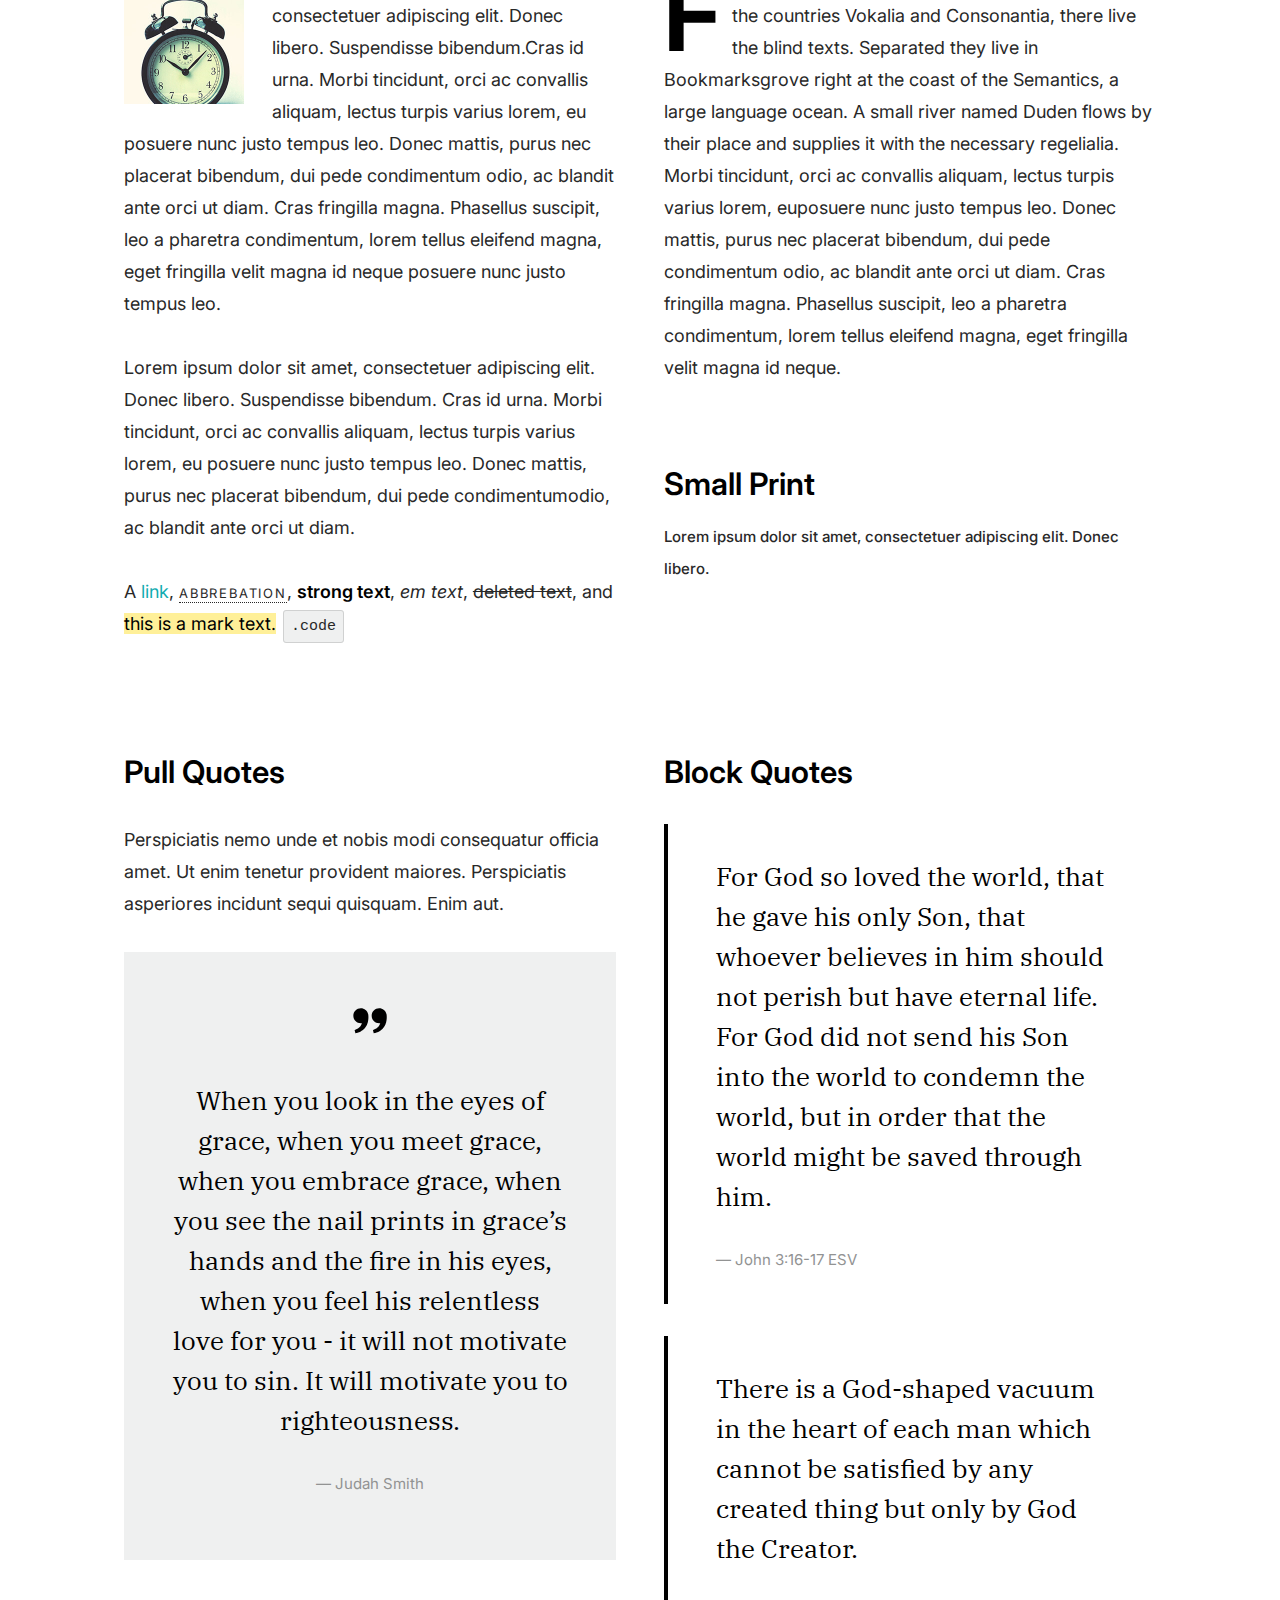
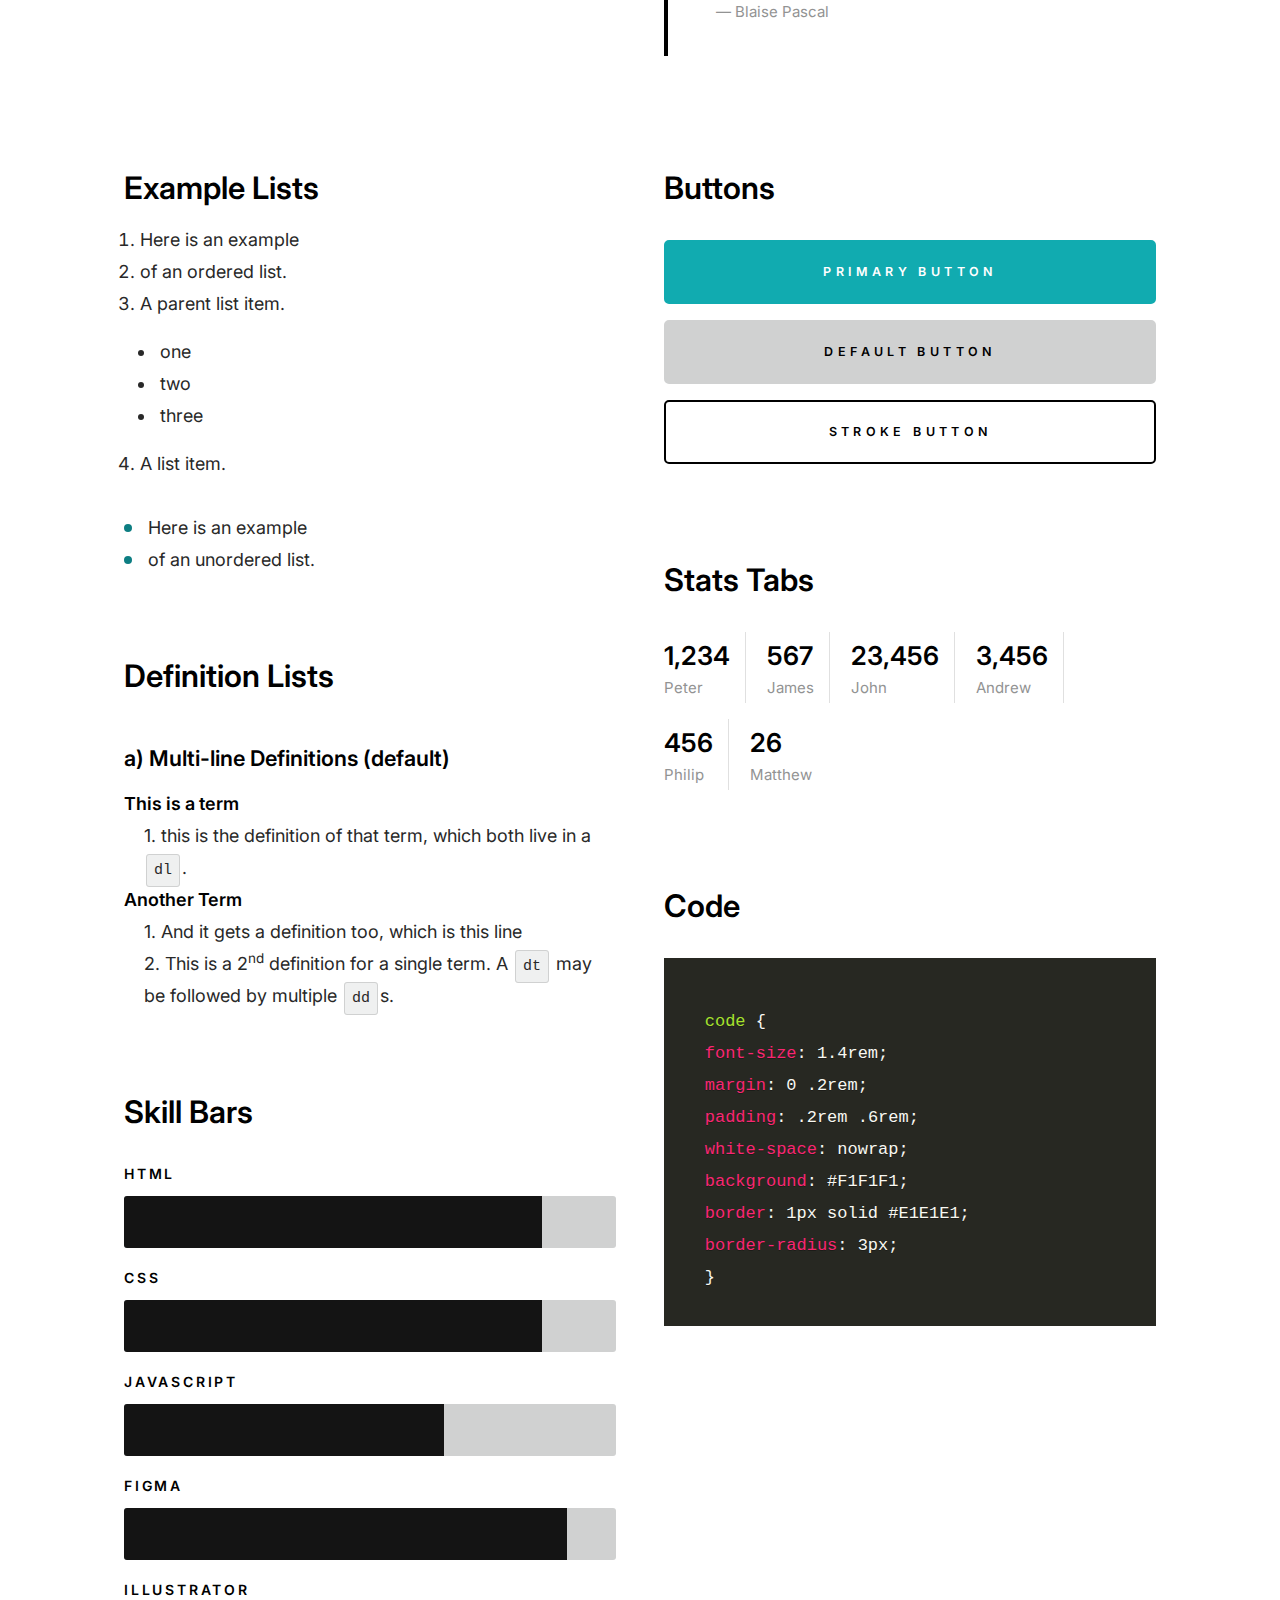
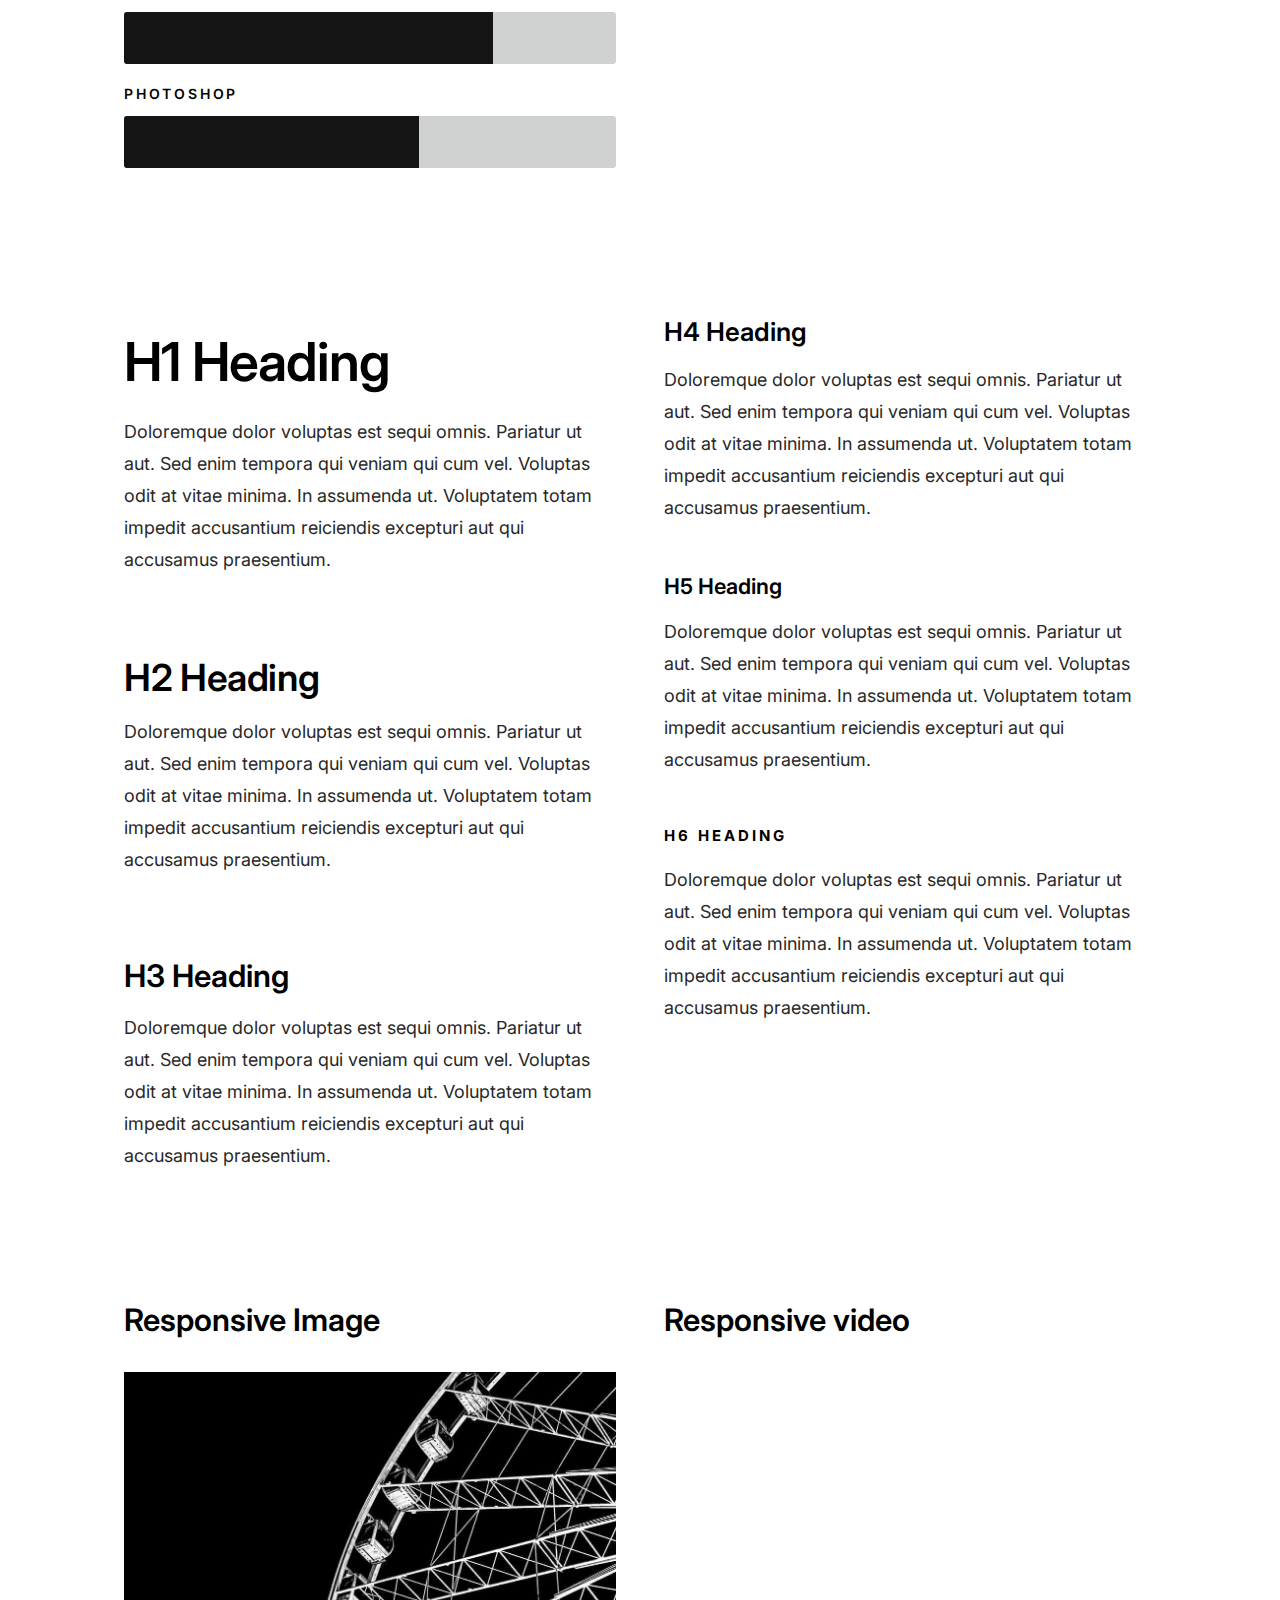
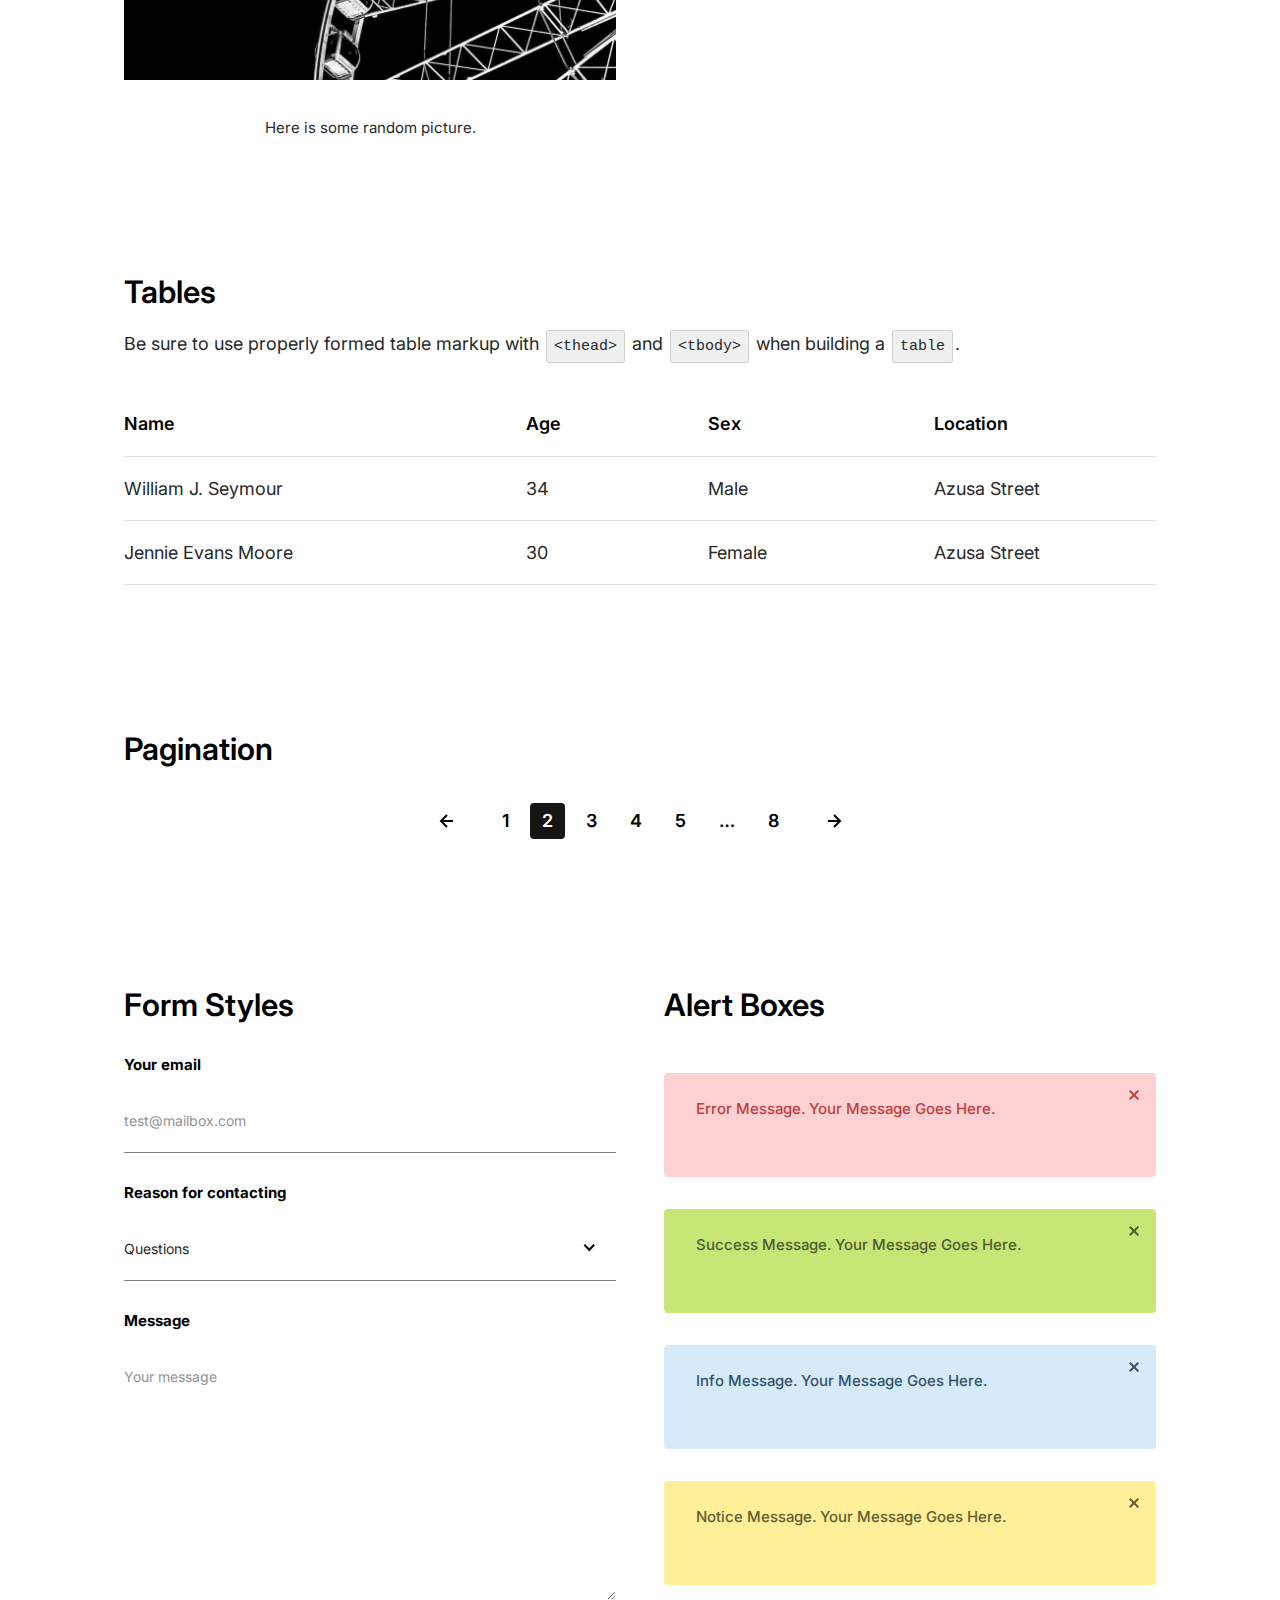
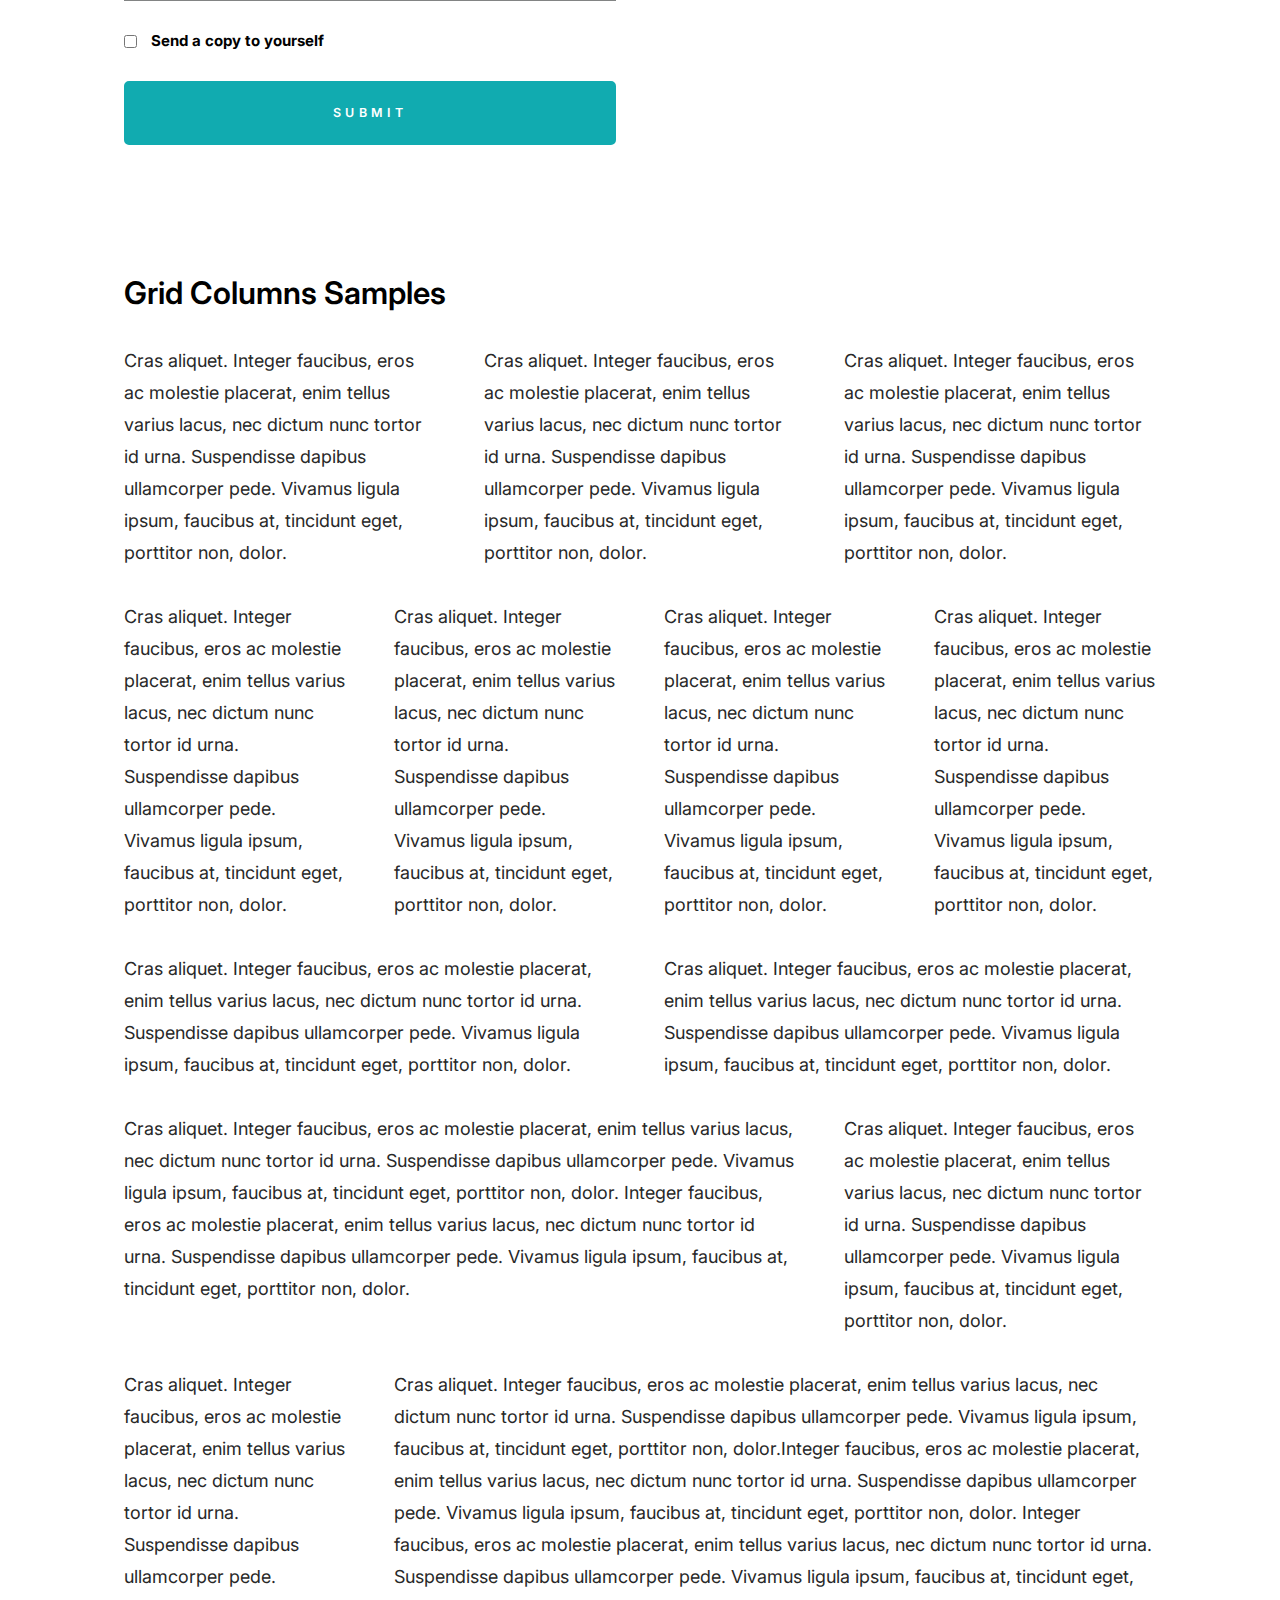
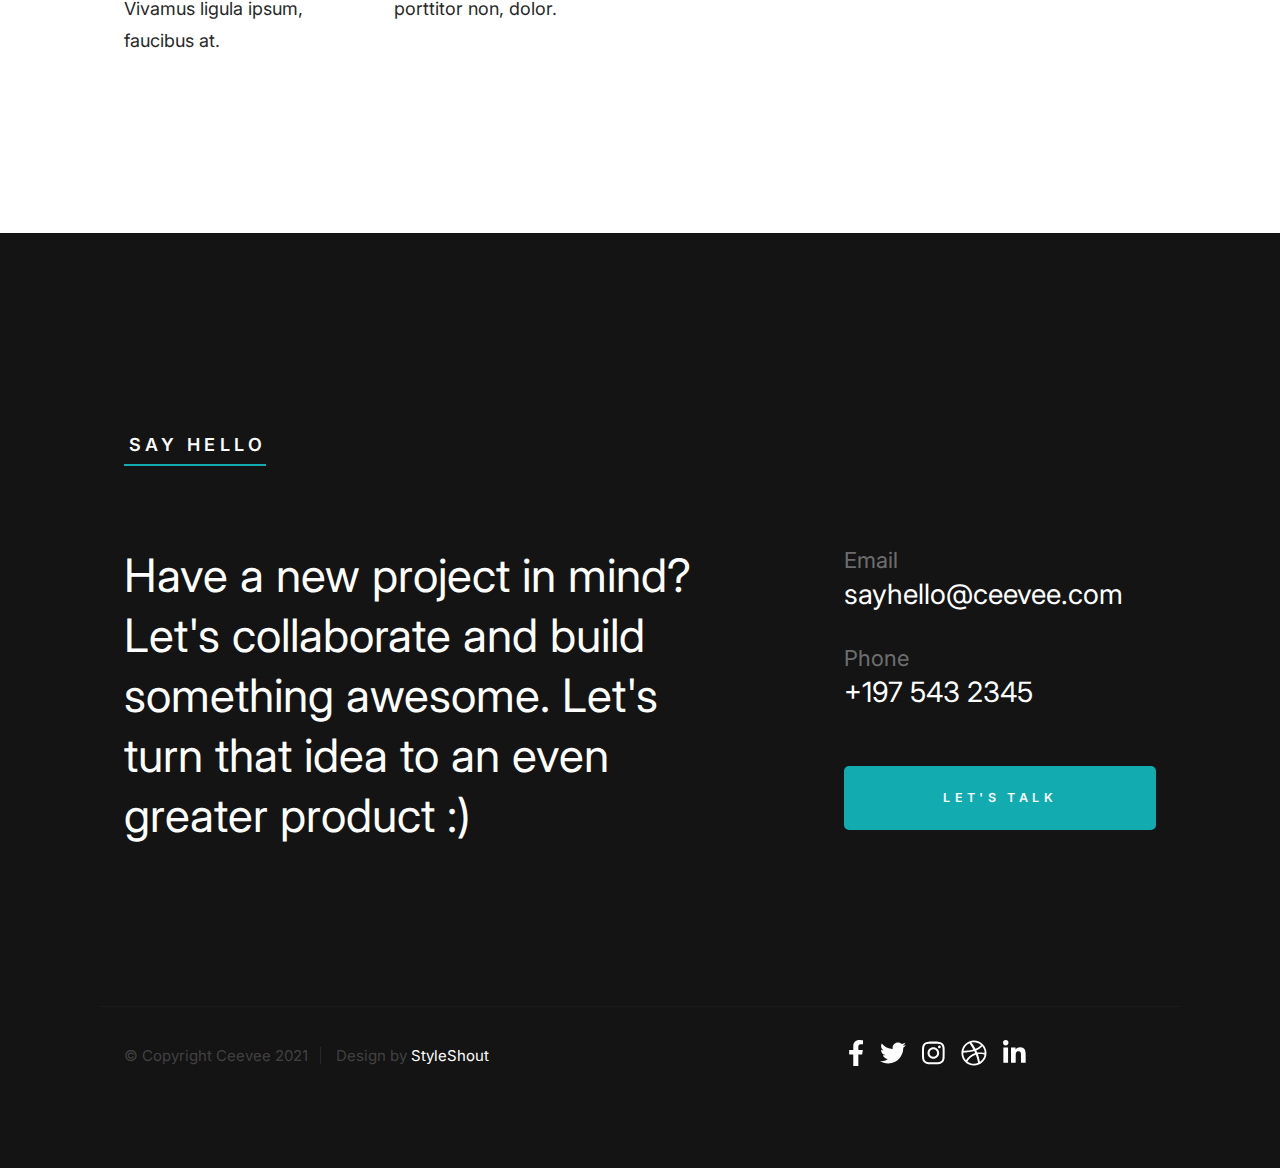
<file: styles.html>
<!DOCTYPE html>
<html class="no-js" lang="en">
<head>

    <!--- basic page needs
    ================================================== -->
    <meta charset="utf-8">
    <title>Styles - Ceevee 2.0</title>
    <meta name="description" content="">
    <meta name="author" content="">

    <!-- mobile specific metas
    ================================================== -->
    <meta name="viewport" content="width=device-width, initial-scale=1">

    <!-- CSS
    ================================================== -->
    <link rel="stylesheet" href="css/styles.css">
    <link rel="stylesheet" href="css/vendor.css">

    <style type="text/css" media="screen">
        .s-styles { 
            background-color: white;
            padding-top: calc(4.5 * var(--space));
            padding-bottom: calc(4.5 * var(--space));
            position: relative;
        }
        .s-styles .intro h1 {
            margin-top: 0;
        }
    </style>

    <!-- script
    ================================================== -->
    <script defer src="js/vendor/fontawesome/all.min.js"></script>

    <!-- favicons
    ================================================== -->
    <link rel="apple-touch-icon" sizes="180x180" href="apple-touch-icon.png">
    <link rel="icon" type="image/png" sizes="32x32" href="favicon-32x32.png">
    <link rel="icon" type="image/png" sizes="16x16" href="favicon-16x16.png">
    <link rel="manifest" href="site.webmanifest">

</head>

<body id="top" class="ss-preload">


    <!-- preloader
    ================================================== -->
    <div id="preloader">
        <div id="loader"></div>
    </div>


    <!-- header
    ================================================== -->
    <header class="s-header">
        <div class="row s-header__nav-wrap">
            <nav class="s-header__nav">
                <ul>
                    <li class="current"><a href="index.html">Home</a></li>
                    <li><a href="index.html#about">About</a></li>
                    <li><a href="index.html#resume">Resume</a></li>
                    <li><a href="index.html#portfolio">Works</a></li>
                    <li><a href="index.html#testimonials">Testimonials</a></li>
                    <li><a href="index.html#contact">Say Hello</a></li>
                </ul>
            </nav>
        </div> <!-- end row -->
        
        <a class="s-header__menu-toggle" href="#0" title="Menu">
            <span class="s-header__menu-icon"></span>
        </a>
    </header> <!-- end s-header -->


    <!-- hero
    ================================================== -->
    <section id="hero" class="s-hero target-section">

        <div class="s-hero__bg rellax" data-rellax-speed="-7"></div>

        <div class="row s-hero__content">
            <div class="column">

                <div class="s-hero__content-about">

                    <h1>I'm Aaron Museo.</h1>

                    <h3>
                    I'm a Kenyan based <span>programmer</span>, <span>software</span> and <span>mobile developer</span> creating awesome apps and Software Let's <a href="#about">start scrolling</a>
                    and learn more <a href="#about">about me</a>.
                    </h3>

                    <div class="s-hero__content-social">
                        <a href="#0"><i class="fab fa-facebook-square" aria-hidden="true"></i></a>
                        <a href="#0"><i class="fab fa-twitter" aria-hidden="true"></i></a>
                        <a href="#0"><i class="fab fa-instagram" aria-hidden="true"></i></a>
                        <a href="#0"><i class="fab fa-dribbble" aria-hidden="true"></i></a>
                        <a href="#0"><i class="fab fa-behance" aria-hidden="true"></i></a>
                        <a href="#0"><i class="fab fa-linkedin" aria-hidden="true"></i></a>
                    </div>

                </div> <!-- end s-hero__content-about -->

            </div>
        </div> <!-- s-hero__content -->

        <div class="s-hero__scroll">
            <a href="#styles" class="s-hero__scroll-link smoothscroll">
                <span class="scroll-arrow">
                    <svg xmlns="http://www.w3.org/2000/svg" width="24" height="24" viewBox="0 0 24 24" style="fill:rgba(0, 0, 0, 1);transform:;-ms-filter:"><path d="M18.707 12.707L17.293 11.293 13 15.586 13 6 11 6 11 15.586 6.707 11.293 5.293 12.707 12 19.414z"></path></svg>
                </span>
                <span class="scroll-text">Scroll Down</span>
            </a>
        </div> <!-- s-hero__scroll -->

    </section> <!-- end s-hero -->


    <!-- s-styles
    ================================================== -->
    <section id="styles" class="s-styles">

        <div class="row">

            <div class="column large-12 intro">

                <h1>Style Guide.</h1>

                <p class="lead">Lorem ipsum Officia elit ad tempor dolore est ex incididunt incididunt occaecat culpa deserunt 
                sunt labore in cillum ullamco magna in Excepteur consequat in reprehenderit proident mollit incididunt officia commodo.
                Duis ea officia sed dolor pariatur enim dolore dolore quis incididunt nulla exercitation commodo veniam et ea incididunt.
                </p>

                <hr class="fancy">
            </div>

        </div> <!-- end row -->

        <div class="row">

            <div class="column large-6 tab-12">

                <h3>Paragraph and Image</h3>

                <p><a href="#"><img width="120" height="120" class="h-pull-left" alt="sample-image" src="images/sample-image.jpg"></a>
                Lorem ipsum dolor sit amet, consectetuer adipiscing elit. Donec libero. Suspendisse bibendum.Cras id urna. Morbi 
                tincidunt, orci ac convallis aliquam, lectus turpis varius lorem, eu posuere nunc justo tempus leo. Donec mattis, 
                purus nec placerat bibendum, dui pede condimentum odio, ac blandit ante orci ut diam. Cras fringilla magna. 
                Phasellus suscipit, leo a pharetra condimentum, lorem tellus eleifend magna, eget fringilla velit magna id 
                neque posuere nunc justo tempus leo. </p>

                <p>
                Lorem ipsum dolor sit amet, consectetuer adipiscing elit. Donec libero. Suspendisse bibendum. Cras id urna. 
                Morbi tincidunt, orci ac convallis aliquam, lectus turpis varius lorem, eu posuere nunc justo tempus leo. 
                Donec mattis, purus nec placerat bibendum, dui pede condimentumodio, ac blandit ante orci ut diam.	
                </p>

                <p>A <a href="#">link</a>,
                <abbr title="this really isn't a very good description">abbrebation</abbr>,
                <strong>strong text</strong>,
                <em>em text</em>,
                <del>deleted text</del>, and
                <mark>this is a mark text.</mark>
                <code>.code</code>
                </p>

            </div>

            <div class="column large-6 tab-12">

                <h3>Drop Caps</h3>

                <p class="drop-cap">Far far away, behind the word mountains, far from the countries Vokalia and Consonantia,
                there live the blind texts. Separated they live in Bookmarksgrove right at the coast of the
                Semantics, a large language ocean. A small river named Duden flows by their place and supplies it with the 
                necessary regelialia. Morbi tincidunt, orci ac convallis aliquam, lectus turpis varius lorem, 
                euposuere nunc justo tempus leo. Donec mattis, purus nec placerat bibendum, dui pede condimentum odio, 
                ac blandit ante orci ut diam. Cras fringilla magna. Phasellus suscipit, leo a pharetra condimentum, 
                lorem tellus eleifend magna, eget fringilla velit magna id neque.
                </p>

                <h3>Small Print</h3>

                <p><small>Lorem ipsum dolor sit amet, consectetuer adipiscing elit. Donec libero.</small></p>

            </div>

        </div> <!-- end row -->

        <div class="row">

            <div class="column large-6 tab-12">

                <h3 class="h-add-bottom">Pull Quotes</h3>

                <p>
                Perspiciatis nemo unde et nobis modi consequatur officia amet. Ut enim 
                tenetur provident maiores. Perspiciatis asperiores incidunt sequi 
                quisquam. Enim aut. 
                </p>

                <figure class="pull-quote">
                    <blockquote>
                        <p>
                        When you look in the eyes of grace, when you meet grace, 
                        when you embrace grace, when you see the nail prints in 
                        grace’s hands and the fire in his eyes, when you feel his 
                        relentless love for you - it will not motivate you to sin. 
                        It will motivate you to righteousness.
                        </p>

                        <footer>
                            <cite>Judah Smith</cite>
                        </footer>
                    </blockquote>
                </figure>

            </div>

            <div class="column large-6 tab-12">

                <h3 class="h-add-bottom">Block Quotes</h3>

                <blockquote cite="http://where-i-got-my-info-from.com">
                    <p>
                    For God so loved the world, that he gave his only Son, that whoever believes in 
                    him should not perish but have eternal life. For God did not send his Son into 
                    the world to condemn the world, but in order that the world might be 
                    saved through him.
                    </p>

                    <footer>
                        <cite>
                            <a href="#0">John 3:16-17 ESV</a>
                        </cite>
                    </footer>

                </blockquote>

                <blockquote>
                    <p>There is a God-shaped vacuum in the heart of each man which cannot be satisfied 
                    by any created thing but only by God the Creator.</p>

                    <footer>
                        <cite>Blaise Pascal</cite>
                    </footer>

                </blockquote>

            </div>

        </div> <!-- end row -->

        <div class="row h-add-half-bottom">

            <div class="column large-6 tab-12">

                <h3>Example Lists</h3>

                <ol>
                    <li>Here is an example</li>
                    <li>of an ordered list.</li>
                    <li>A parent list item.
                        <ul>
                            <li>one</li>
                            <li>two</li>
                            <li>three</li>
                        </ul>
                        </li>
                        <li>A list item.</li>
                    </ol>

                <ul class="disc">
                    <li>Here is an example</li>
                    <li>of an unordered list.</li>
                </ul>

                <h3>Definition Lists</h3>

                <h5>a) Multi-line Definitions (default) </h5>

                <dl class="dictionary-style">
                    <dt><strong>This is a term</strong></dt>
                        <dd>this is the definition of that term, which both live in a <code>dl</code>.</dd>
                    <dt><strong>Another Term</strong></dt>
                        <dd>And it gets a definition too, which is this line</dd>
                        <dd>This is a 2<sup>nd</sup> definition for a single term. A <code>dt</code> may be followed by multiple <code>dd</code>s.</dd>
                </dl>

                <h3 class="h-add-bottom">Skill Bars</h3>

                <ul class="skill-bars-fat">
                    <li>
                    <div class="progress percent85"></div>
                    <strong>HTML</strong>
                    </li>
                    <li>
                    <div class="progress percent85"></div>
                    <strong>CSS</strong>
                    </li>
                    <li>
                    <div class="progress percent65"></div>
                    <strong>Javascript</strong>
                    </li>
                    <li>
                    <div class="progress percent90"></div>
                    <strong>Figma</strong>
                    </li>
                    <li>
                    <div class="progress percent75"></div>
                    <strong>Illustrator</strong>
                    </li>
                    <li>
                    <div class="progress percent60"></div>
                    <strong>Photoshop</strong>
                    </li>
                </ul>

            </div>

            <div class="column large-6 tab-12">

                <h3 class="h-add-bottom">Buttons</h3>

                <p>
                    <a class="btn btn--primary h-full-width" href="#0">Primary Button</a>
                    <a class="btn h-full-width" href="#0">Default Button</a>
                    <a class="btn btn--stroke h-full-width" href="#0">Stroke Button</a>
                </p>

                <h3>Stats Tabs</h3>

                <ul class="stats-tabs">
                    <li><a href="#0">1,234 <em>Peter</em></a></li>
                    <li><a href="#0">567 <em>James</em></a></li>
                    <li><a href="#0">23,456 <em>John</em></a></li>
                    <li><a href="#0">3,456 <em>Andrew</em></a></li>
                    <li><a href="#0">456 <em>Philip</em></a></li>
                    <li><a href="#0">26 <em>Matthew</em></a></li>
                </ul>

                <h3 class="h-add-bottom">Code</h3>

<pre><code class="language-css">
    code {
    font-size: 1.4rem;
    margin: 0 .2rem;
    padding: .2rem .6rem;
    white-space: nowrap;
    background: #F1F1F1;
    border: 1px solid #E1E1E1;	
    border-radius: 3px;
    }
</code></pre>

            </div>

        </div> <!-- end row -->

        <div class="row h-add-half-bottom">

            <div class="column large-6 tab-12">
                    
                <h1>H1 Heading</h1>
                <p>Doloremque dolor voluptas est sequi omnis. Pariatur ut aut. Sed enim tempora qui veniam qui cum vel. 
                Voluptas odit at vitae minima. In assumenda ut. Voluptatem totam impedit accusantium reiciendis excepturi aut qui accusamus praesentium.</p>

                <h2>H2 Heading</h2>
                <p>Doloremque dolor voluptas est sequi omnis. Pariatur ut aut. Sed enim tempora qui veniam qui cum vel. 
                Voluptas odit at vitae minima. In assumenda ut. Voluptatem totam impedit accusantium reiciendis excepturi aut qui accusamus praesentium.</p>

                <h3>H3 Heading</h3>
                <p>Doloremque dolor voluptas est sequi omnis. Pariatur ut aut. Sed enim tempora qui veniam qui cum vel. 
                Voluptas odit at vitae minima. In assumenda ut. Voluptatem totam impedit accusantium reiciendis excepturi aut qui accusamus praesentium.</p>

                
            </div>

            <div class="column large-6 tab-12">
                <h4>H4 Heading</h4>
                <p>Doloremque dolor voluptas est sequi omnis. Pariatur ut aut. Sed enim tempora qui veniam qui cum vel. 
                Voluptas odit at vitae minima. In assumenda ut. Voluptatem totam impedit accusantium reiciendis excepturi aut qui accusamus praesentium.</p>

                <h5>H5 Heading</h5>
                <p>Doloremque dolor voluptas est sequi omnis. Pariatur ut aut. Sed enim tempora qui veniam qui cum vel. 
                Voluptas odit at vitae minima. In assumenda ut. Voluptatem totam impedit accusantium reiciendis excepturi aut qui accusamus praesentium.</p>

                <h6>H6 Heading</h6>
                <p>Doloremque dolor voluptas est sequi omnis. Pariatur ut aut. Sed enim tempora qui veniam qui cum vel. 
                Voluptas odit at vitae minima. In assumenda ut. Voluptatem totam impedit accusantium reiciendis excepturi aut qui accusamus praesentium.</p>
    
                
            </div>

        </div> <!-- end row -->

        <div class="row h-add-half-bottom">

            <div class="column large-6 tab-12">

                <h3 class="h-add-bottom">Responsive Image</h3>

                <figure>
                    <img src="images/wheel-500.jpg" 
                    srcset="images/wheel-1000.jpg 1000w, 
                    images/wheel-500.jpg 500w" 
                    sizes="(max-width: 1000px) 100vw, 1000px" alt="">

                    <figcaption>
                        Here is some random picture.
                    </figcaption>
                </figure>

            </div>

            <div class="column large-6 tab-12">

                <h3 class="h-add-bottom">Responsive video</h3>

                <div class="video-container">
                <iframe title="vimeo-player" src="https://player.vimeo.com/video/14592941" width="640" height="360" frameborder="0" allowfullscreen></iframe>                
                </div>

            </div>
            
        </div> <!-- end row -->

        <div class="row h-add-bottom">

            <div class="column large-12">

                <h3>Tables</h3>
                <p>Be sure to use properly formed table markup with <code>&lt;thead&gt;</code> and <code>&lt;tbody&gt;</code> when building a <code>table</code>.</p>

                <div class="table-responsive">

                    <table>
                            <thead>
                            <tr>
                                <th>Name</th>
                                <th>Age</th>
                                <th>Sex</th>
                                <th>Location</th>
                            </tr>
                            </thead>
                            <tbody>
                            <tr>
                                <td>William J. Seymour</td>
                                <td>34</td>
                                <td>Male</td>
                                <td>Azusa Street</td>
                            </tr>
                            <tr>
                                <td>Jennie Evans Moore</td>
                                <td>30</td>
                                <td>Female</td>
                                <td>Azusa Street</td>
                            </tr>
                            </tbody>
                    </table>

                </div>

            </div>
            
        </div> <!-- end row -->

        <div class="row">

            <div class="column large-12">
                <h3>Pagination</h3>

                <nav class="pgn">
                    <ul>
                        <li>
                            <a class="pgn__prev" href="#0">
                                <svg xmlns="http://www.w3.org/2000/svg" width="24" height="24" viewBox="0 0 24 24"><path d="M12.707 17.293L8.414 13H18v-2H8.414l4.293-4.293-1.414-1.414L4.586 12l6.707 6.707z"/></svg>
                            </a>
                        </li>
                        <li><a class="pgn__num" href="#0">1</a></li>
                        <li><span class="pgn__num current">2</span></li>
                        <li><a class="pgn__num" href="#0">3</a></li>
                        <li><a class="pgn__num" href="#0">4</a></li>
                        <li><a class="pgn__num" href="#0">5</a></li>
                        <li><span class="pgn__num dots">…</span></li>
                        <li><a class="pgn__num" href="#0">8</a></li>
                        <li>
                            <a class="pgn__next" href="#0">
                                <svg xmlns="http://www.w3.org/2000/svg" width="24" height="24" viewBox="0 0 24 24"><path d="M11.293 17.293l1.414 1.414L19.414 12l-6.707-6.707-1.414 1.414L15.586 11H6v2h9.586z"/></svg>
                            </a>
                        </li>
                    </ul>
                </nav>
            </div>

        </div> <!-- end row -->


        <div class="row">

            <div class="column large-6 tab-12">

                <h3 class="h-add-bottom">Form Styles</h3>

                <form>
                    <div>
                        <label for="sampleInput">Your email</label>
                        <input class="h-full-width" type="email" placeholder="test@mailbox.com" id="sampleInput">
                    </div>
                    <div>
                        <label for="sampleRecipientInput">Reason for contacting</label>
                        <div class="ss-custom-select">
                            <select class="h-full-width" id="sampleRecipientInput">
                                <option value="Option 1">Questions</option>
                                <option value="Option 2">Report</option>
                                <option value="Option 3">Others</option>
                            </select>
                        </div>
                    </div>
                    
                    <label for="exampleMessage">Message</label>
                    <textarea class="h-full-width" placeholder="Your message" id="exampleMessage"></textarea>

                    <label class="h-add-bottom">
                        <input type="checkbox">
                        <span class="label-text">Send a copy to yourself</span>
                    </label>
                
                    <input class="btn--primary h-full-width" type="submit" value="Submit">
                </form>

            </div>

            <div class="column large-6 tab-12">

                <h3>Alert Boxes</h3>

                <br>
                
                <div class="alert-box alert-box--error">
                    <p>Error Message. Your Message Goes Here.</p>
                    <span class="alert-box__close"></span>
                </div><!-- end error -->
                        
                <div class="alert-box alert-box--success">
                    <p>Success Message. Your Message Goes Here.</p>
                    <span class="alert-box__close"></span>
                </div><!-- end success -->
                        
                <div class="alert-box alert-box--info">
                    <p>Info Message. Your Message Goes Here.</p>
                    <span class="alert-box__close"></span>
                </div><!-- end info -->
                        
                <div class="alert-box alert-box--notice">
                    <p>Notice Message. Your Message Goes Here.</p>
                    <span class="alert-box__close"></span>
                </div><!-- end notice -->
            
            </div>

        </div> <!-- end row -->

        <div class="row">

            <div class="large-12 column">
               <h3 class="h-add-bottom">Grid Columns Samples</h3>
            </div>
   
        </div> <!-- Row End-->


        <div class="row">
   
            <div class="large-4 mob-12 column">
                <p>
                Cras aliquet. Integer faucibus, eros ac molestie placerat, enim tellus varius lacus,
                nec dictum nunc tortor id urna. Suspendisse dapibus ullamcorper pede. Vivamus ligula ipsum,
                faucibus at, tincidunt eget, porttitor non, dolor. 
                </p>
             </div>
   
            <div class="large-4 mob-12 column">
                <p>
                Cras aliquet. Integer faucibus, eros ac molestie placerat, enim tellus varius lacus,
                nec dictum nunc tortor id urna. Suspendisse dapibus ullamcorper pede. Vivamus ligula ipsum,
                faucibus at, tincidunt eget, porttitor non, dolor. 
                </p>
            </div>
   
            <div class="large-4 mob-12 column">
                <p>
                Cras aliquet. Integer faucibus, eros ac molestie placerat, enim tellus varius lacus,
                nec dictum nunc tortor id urna. Suspendisse dapibus ullamcorper pede. Vivamus ligula ipsum,
                faucibus at, tincidunt eget, porttitor non, dolor. 
                </p>
            </div>
   
        </div>
   
        <div class="row">
   
            <div class="large-3 tab-6 mob-12 column">
                <p>
                Cras aliquet. Integer faucibus, eros ac molestie placerat, enim tellus varius lacus,
                nec dictum nunc tortor id urna. Suspendisse dapibus ullamcorper pede. Vivamus ligula ipsum,
                faucibus at, tincidunt eget, porttitor non, dolor. 
                </p>
            </div>
   
            <div class="large-3 tab-6 mob-12 column">
                <p>
                Cras aliquet. Integer faucibus, eros ac molestie placerat, enim tellus varius lacus,
                nec dictum nunc tortor id urna. Suspendisse dapibus ullamcorper pede. Vivamus ligula ipsum,
                faucibus at, tincidunt eget, porttitor non, dolor. 
                </p>
            </div>
   
            <div class="large-3 tab-6 mob-12 column">
                <p>
                Cras aliquet. Integer faucibus, eros ac molestie placerat, enim tellus varius lacus,
                nec dictum nunc tortor id urna. Suspendisse dapibus ullamcorper pede. Vivamus ligula ipsum,
                faucibus at, tincidunt eget, porttitor non, dolor. 
                </p>
            </div>
   
            <div class="large-3 tab-6 mob-12 column">
                <p>
                Cras aliquet. Integer faucibus, eros ac molestie placerat, enim tellus varius lacus,
                nec dictum nunc tortor id urna. Suspendisse dapibus ullamcorper pede. Vivamus ligula ipsum,
                faucibus at, tincidunt eget, porttitor non, dolor. 
                </p>
            </div>
   
        </div>
   
        <div class="row">
   
            <div class="large-6 mob-12 column">
                <p>
                Cras aliquet. Integer faucibus, eros ac molestie placerat, enim tellus varius lacus,
                nec dictum nunc tortor id urna. Suspendisse dapibus ullamcorper pede. Vivamus ligula ipsum,
                faucibus at, tincidunt eget, porttitor non, dolor. 
                </p>
            </div>
   
            <div class="large-6 mob-12 column">
                <p>
                Cras aliquet. Integer faucibus, eros ac molestie placerat, enim tellus varius lacus,
                nec dictum nunc tortor id urna. Suspendisse dapibus ullamcorper pede. Vivamus ligula ipsum,
                faucibus at, tincidunt eget, porttitor non, dolor. 
                </p>
            </div>
   
        </div>
   
        <div class="row">
   
            <div class="large-8 tab-7 mob-12 column">
                <p>
                Cras aliquet. Integer faucibus, eros ac molestie placerat, enim tellus varius lacus,
                nec dictum nunc tortor id urna. Suspendisse dapibus ullamcorper pede. Vivamus ligula ipsum,
                faucibus at, tincidunt eget, porttitor non, dolor. Integer faucibus, eros ac molestie placerat, enim tellus varius lacus,
                nec dictum nunc tortor id urna. Suspendisse dapibus ullamcorper pede. Vivamus ligula ipsum,
                faucibus at, tincidunt eget, porttitor non, dolor.
                </p>
            </div>
   
            <div class="large-4 tab-5 mob-12 column">
                <p>
                Cras aliquet. Integer faucibus, eros ac molestie placerat, enim tellus varius lacus,
                nec dictum nunc tortor id urna. Suspendisse dapibus ullamcorper pede. Vivamus ligula ipsum,
                faucibus at, tincidunt eget, porttitor non, dolor. 
                </p>
            </div>
   
         </div>
   
         <div class="row">
   
            <div class="large-3 tab-5 mob-12 column">
                <p>
                Cras aliquet. Integer faucibus, eros ac molestie placerat, enim tellus varius lacus,
                nec dictum nunc tortor id urna. Suspendisse dapibus ullamcorper pede. Vivamus ligula ipsum,
                faucibus at. 
                </p>
             </div>
   
            <div class="large-9 tab-7 mob-12 column">
                <p>
                Cras aliquet. Integer faucibus, eros ac molestie placerat, enim tellus varius lacus,
                nec dictum nunc tortor id urna. Suspendisse dapibus ullamcorper pede. Vivamus ligula ipsum,
                faucibus at, tincidunt eget, porttitor non, dolor.Integer faucibus, eros ac molestie placerat, enim tellus varius lacus,
                nec dictum nunc tortor id urna. Suspendisse dapibus ullamcorper pede. Vivamus ligula ipsum,
                faucibus at, tincidunt eget, porttitor non, dolor. Integer faucibus, eros ac molestie placerat, enim tellus varius lacus,
                nec dictum nunc tortor id urna. Suspendisse dapibus ullamcorper pede. Vivamus ligula ipsum,
                faucibus at, tincidunt eget, porttitor non, dolor.
                </p>
             </div>
   
         </div> 

    </section> <!-- end s-styles -->


    <!-- contact
    ================================================== -->
    <section id="contact" class="s-contact target-section">

        <div class="row s-contact__header">
            <div class="column large-12">
                <h3 class="section-header-allcaps">Say Hello</h3>
            </div>
        </div>

        <div class="row s-contact__content">

            <div class="column large-7 medium-12">

                <h4 class="huge-text">
                Have a new project in mind? Let's collaborate and build something awesome. 
                Let's turn that idea to an even greater product :)
                </h4>

            </div>

            <div class="column large-4 medium-12">

                <div class="row contact-infos">
                    <div class="column large-12 medium-6 tab-12">
                        <div class="contact-block">
                            <h5 class="contact-block__header">
                                Email
                            </h5>
                            <p class="contact-block__content">
                                <a class="mailtoui" href="mailto:sayhello@ceevee.com">sayhello@ceevee.com</a>
                            </p>
                        </div> <!-- end contact-block -->
                    </div>
                    <div class="column large-12 medium-6 tab-12">
                        <div class="contact-block">
                            <h5 class="contact-block__header">
                                Phone
                            </h5>
                            <p class="contact-block__content">
                                <a href="tel:+1975432345">+197 543 2345</a>
                            </p>
                        </div> <!-- end contact-block -->
                    </div>

                    <div class="column large-12">
                        <a href="mailto:sayhello@ceevee.com" class="mailtoui btn btn--primary h-full-width">Let's Talk</a>
                    </div>
                </div> <!-- end contact-infos -->

            </div>
        </div> <!-- s-contact__content -->

    </section> <!-- end s-contact -->
    

    <!-- footer
    ================================================== -->
    <footer class="s-footer">
        <div class="row">
            <div class="column large-4 medium-6 w-1000-stack s-footer__social-block">
                <ul class="s-footer__social">
                    <li><a href="#0"><i class="fab fa-facebook-f" aria-hidden="true"></i></a></li>
                    <li><a href="#0"><i class="fab fa-twitter" aria-hidden="true"></i></a></li>
                    <li><a href="#0"><i class="fab fa-instagram" aria-hidden="true"></i></a></li>
                    <li><a href="#0"><i class="fab fa-dribbble" aria-hidden="true"></i></a></li>
                    <li><a href="#0"><i class="fab fa-linkedin-in" aria-hidden="true"></i></a></li>
                </ul>
            </div>

            <div class="column large-7 medium-6 w-1000-stack ss-copyright">
                <span>© Copyright Ceevee 2021</span> 
                <span>Design by <a href="https://www.styleshout.com/">StyleShout</a></span>
            </div>
        </div>

        <div class="ss-go-top">
            <a class="smoothscroll" title="Back to Top" href="#top">
                <svg xmlns="http://www.w3.org/2000/svg" viewBox="0 0 24 24"><path d="M6 4h12v2H6zm5 10v6h2v-6h5l-6-6-6 6z"/></svg>
             </a>
        </div> <!-- end ss-go-top -->
    </footer>


    <!-- Java Script
    ================================================== -->
    <script src="js/plugins.js"></script>
    <script src="js/main.js"></script>

</body>

</html>
</file>
<file: css/styles.css>
/* =================================================================== 
 * Ceevee Main Stylesheet
 * Template Ver. 2.0.0
 * 01-03-2021
 * ------------------------------------------------------------------
 *
 * TOC:
 * # settings and variables
 *      ## fonts
 *      ## colors
 *      ## vertical spacing and typescale
 *      ## grid variables
 * # normalize
 * # basic/base setup styles
 *      ## media
 *      ## typography resets
 *      ## links
 *      ## inputs
 * # Grid v3.0.0
 *      ## medium screen devices
 *      ## tablets
 *      ## mobile devices
 *      ## small mobile devices <= 400px
 * # block grids
 *      ## block grids - medium screen devices
 *      ## block grids - tablets
 *      ## block grids - mobile devices
 *      ## block grids - small mobile devices <= 400px
 * # MISC 
 * # custom grid, block grid STACK breakpoints
 * # base style overrides 
 *      ## links
 * # typography & general theme styles
 *      ## Lists
 *      ## responsive video container
 *      ## floated image
 *      ## tables
 *      ## spacing
 * # preloader
 *      ## page loaded
 * # forms 
 *      ## Style Placeholder Text
 * # buttons 
 * # additional components
 *      ## skillbars
 *      ## alert box
 *      ## pagination 
 * # common and reusable styles
 *      ## animation stuff 
 *      ## MailtoUI style overrides
 * # site header
 *      ## header nav
 *      ## mobile menu toggle 
 * # hero
 *      ## hero content
 *      ## hero social
 *      ## hero scrolldown
 *      ## animate intro content
 * # resume 
 *      ## resume block
 * # portfolio
 *      ## portfolio list
 *      ## modal popup
 * # CTA
 * # testimonials
 *      ## swiper style overrides
 *      ## testimonial slider 
 * # contact
 *      ## contact block
 * # footer
 *      ## footer social
 *      ## copyright
 *      ## go top
 *
 * ------------------------------------------------------------------ */


/* ===================================================================
 * # settings and variables
 *
 * ------------------------------------------------------------------- */

/* ------------------------------------------------------------------- 
 * ## fonts
 * ------------------------------------------------------------------- */
@import url("https://fonts.googleapis.com/css2?family=IBM+Plex+Serif:ital,wght@0,300;0,400;0,500;0,600;0,700;1,200;1,300;1,400;1,500;1,600&family=Inter:wght@300;400;500;600;700&display=swap");
:root {
    --font-1: "Inter", sans-serif;
    --font-2: "IBM Plex Serif", serif;
    /* monospace
     */
    --font-mono: Consolas, "Andale Mono", Courier, "Courier New", monospace;
}

/* ------------------------------------------------------------------- 
 * ## colors
 * ------------------------------------------------------------------- */
:root {
    /* color-1(#11ABB0)
     * color-2(#F06000)
     */
    --color-1: hsla(182, 82%, 38%, 1);
    --color-2: hsla(24, 100%, 47%, 1);

    /* theme color variations
     */
    --color-1-lighter: hsla(182, 82%, 58%, 1);
    --color-1-light  : hsla(182, 82%, 48%, 1);
    --color-1-dark   : hsla(182, 82%, 28%, 1);
    --color-1-darker : hsla(182, 82%, 18%, 1);
    --color-2-lighter: hsla(24, 100%, 67%, 1);
    --color-2-light  : hsla(24, 100%, 57%, 1);
    --color-2-dark   : hsla(24, 100%, 37%, 1);
    --color-2-darker : hsla(24, 100%, 27%, 1);

    /* feedback colors
     * color-error(#ffd1d2), color-success(#c8e675), 
     * color-info(#d7ecfb), color-notice(#fff099)
     */
    --color-error          : hsla(359, 100%, 91%, 1);
    --color-success        : hsla(76, 69%, 68%, 1);
    --color-info           : hsla(205, 82%, 91%, 1);
    --color-notice         : hsla(51, 100%, 80%, 1);
    --color-error-content  : hsla(359, 50%, 50%, 1);
    --color-success-content: hsla(76, 29%, 28%, 1);
    --color-info-content   : hsla(205, 32%, 31%, 1);
    --color-notice-content : hsla(51, 30%, 30%, 1);

    /* shades 
     * generated using 
     * Tint & Shade Generator 
     * (https://maketintsandshades.com/)
     */
    --color-black  : #000000;
    --color-gray-19: #0a0a0a;
    --color-gray-18: #141414;
    --color-gray-17: #1e1e1e;
    --color-gray-16: #282828;
    --color-gray-15: #323333;
    --color-gray-14: #3b3d3d;
    --color-gray-13: #454747;
    --color-gray-12: #4f5151;
    --color-gray-11: #595b5b;
    --color-gray-10: #636565;
    --color-gray-9 : #737474;
    --color-gray-8 : #828484;
    --color-gray-7 : #929393;
    --color-gray-6 : #a1a3a3;
    --color-gray-5 : #b1b2b2;
    --color-gray-4 : #c1c1c1;
    --color-gray-3 : #d0d1d1;
    --color-gray-2 : #e0e0e0;
    --color-gray-1 : #eff0f0;
    --color-white  : #ffffff;

    /* text
     */
    --color-text       : var(--color-gray-16);
    --color-text-dark  : var(--color-black);
    --color-text-light : var(--color-gray-7);
    --color-placeholder: var(--color-gray-7);

    /* buttons
     */
    --color-btn                   : var(--color-gray-3);
    --color-btn-text              : var(--color-black);
    --color-btn-hover             : var(--color-black);
    --color-btn-hover-text        : var(--color-white);
    --color-btn-primary           : var(--color-1);
    --color-btn-primary-text      : var(--color-white);
    --color-btn-primary-hover     : var(--color-2);
    --color-btn-primary-hover-text: var(--color-white);
    --color-btn-stroke            : var(--color-black);
    --color-btn-stroke-text       : var(--color-black);
    --color-btn-stroke-hover      : var(--color-black);
    --color-btn-stroke-hover-text : var(--color-white);

    /* others
     */
    --color-bg     : var(--color-gray-18);
    --color-border : var(--color-gray-2);
    --border-radius: 5px;
}

/* ------------------------------------------------------------------- 
 * ## vertical spacing and typescale
 * ------------------------------------------------------------------- */
:root {

    /* spacing
     * base font size: 18px 
     * vertical space unit : 32px
     */
    --base-size: 62.5%;
    --base-font-size: 1.8rem;
    --space: 3.2rem;

    /* vertical spacing 
     */
    --vspace-0_125: calc(0.125 * var(--space));
    --vspace-0_25 : calc(0.25 * var(--space));
    --vspace-0_5  : calc(0.5 * var(--space));
    --vspace-0_75 : calc(0.75 * var(--space));
    --vspace-0_875: calc(0.875 * var(--space));
    --vspace-1    : calc(var(--space));
    --vspace-1_25 : calc(1.25 * var(--space));
    --vspace-1_5  : calc(1.5 * var(--space));
    --vspace-1_75 : calc(1.75 * var(--space));
    --vspace-2    : calc(2 * var(--space));
    --vspace-2_5  : calc(2.5 * var(--space));
    --vspace-3    : calc(3 * var(--space));
    --vspace-3_5  : calc(3.5 * var(--space));
    --vspace-4    : calc(4 * var(--space));
    --vspace-4_5  : calc(4.5 * var(--space));
    --vspace-5    : calc(5 * var(--space));

    /* type scale
     * ratio 1:2 | base: 18px
     * -------------------------------------------------------
     *
     * --text-display-3 = (77.40px)
     * --text-display-2 = (64.50px)
     * --text-display-1 = (53.75px)
     * --text-xxxl      = (44.79px)
     * --text-xxl       = (37.32px)
     * --text-xl        = (31.10px)
     * --text-lg        = (25.92px)
     * --text-md        = (21.60px)
     * --text-size      = (18.00px) BASE
     * --text-sm        = (15.00px)
     * --text-xs        = (12.50px)
     *
     * -------------------------------------------------------
     */
    --text-scale-ratio: 1.2;
    --text-size       : var(--base-font-size);
    --text-xs         : calc((var(--text-size) / var(--text-scale-ratio)) / var(--text-scale-ratio));
    --text-sm         : calc(var(--text-xs) * var(--text-scale-ratio));
    --text-md         : calc(var(--text-sm) * var(--text-scale-ratio) * var(--text-scale-ratio));
    --text-lg         : calc(var(--text-md) * var(--text-scale-ratio));
    --text-xl         : calc(var(--text-lg) * var(--text-scale-ratio));
    --text-xxl        : calc(var(--text-xl) * var(--text-scale-ratio));
    --text-xxxl       : calc(var(--text-xxl) * var(--text-scale-ratio));
    --text-display-1  : calc(var(--text-xxxl) * var(--text-scale-ratio));
    --text-display-2  : calc(var(--text-display-1) * var(--text-scale-ratio));
    --text-display-3  : calc(var(--text-display-2) * var(--text-scale-ratio));

    /* default button height
     */
    --vspace-btn: var(--vspace-2);
}

/* on mobile devices below 600px
 */
@media screen and (max-width: 600px) {
    :root {
        --base-font-size: 1.6rem;
        --space: 2.8rem;
    }
}

/* ------------------------------------------------------------------- 
 * ## grid variables
 * ------------------------------------------------------------------- */
:root {

    /* widths for rows and containers
     */
    --width-full    : 100%;
    --width-max     : 1080px;
    --width-wide    : 1400px;
    --width-wider   : 1600px;
    --width-widest  : 1800px;
    --width-narrow  : 800px;
    --width-narrower: 600px;
    --width-grid-max: var(--width-max);

    /* gutters
     */
    --gutter-lg : 2.4rem;
    --gutter-md : 2rem;
    --gutter-mob: 1rem;
}


/* ==========================================================================
 * # normalize
 * normalize.css v8.0.1 | MIT License |
 * github.com/necolas/normalize.css
 *
 * -------------------------------------------------------------------------- */

/* ------------------------------------------------------------------- 
 * ## document
 * ------------------------------------------------------------------- */

/* 1. Correct the line height in all browsers.
 * 2. Prevent adjustments of font size after orientation changes in iOS.*/

html {
    line-height: 1.15;
    /* 1 */
    -webkit-text-size-adjust: 100%;
    /* 2 */
}

/* ------------------------------------------------------------------- 
 * ## sections
 * ------------------------------------------------------------------- */

/* Remove the margin in all browsers. */

body {
    margin: 0;
}

/* Render the `main` element consistently in IE. */

main {
    display: block;
}

/* Correct the font size and margin on `h1` elements within `section` and
 * `article` contexts in Chrome, Firefox, and Safari. */

h1 {
    font-size: 2em;
    margin: 0.67em 0;
}

/* ------------------------------------------------------------------- 
 * ## grouping
 * ------------------------------------------------------------------- */

/* 1. Add the correct box sizing in Firefox.
 * 2. Show the overflow in Edge and IE. */

hr {
    -webkit-box-sizing: content-box;
    box-sizing: content-box;
    /* 1 */
    height: 0;
    /* 1 */
    overflow: visible;
    /* 2 */
}

/* 1. Correct the inheritance and scaling of font size in all browsers.
 * 2. Correct the odd `em` font sizing in all browsers. */

pre {
    font-family: monospace, monospace;
    /* 1 */
    font-size: 1em;
    /* 2 */
}

/* ------------------------------------------------------------------- 
 * ## text-level semantics
 * ------------------------------------------------------------------- */

/* Remove the gray background on active links in IE 10. */

a {
    background-color: transparent;
}

/* 1. Remove the bottom border in Chrome 57-
 * 2. Add the correct text decoration in Chrome, Edge, IE, Opera, and Safari. */

abbr[title] {
    border-bottom: none;
    /* 1 */
    text-decoration: underline;
    /* 2 */
    -webkit-text-decoration: underline dotted;
    text-decoration: underline dotted;
    /* 2 */
}

/* Add the correct font weight in Chrome, Edge, and Safari. */

b, strong {
    font-weight: bolder;
}

/* 1. Correct the inheritance and scaling of font size in all browsers.
 * 2. Correct the odd `em` font sizing in all browsers. */

code, kbd, samp {
    font-family: monospace, monospace;
    /* 1 */
    font-size: 1em;
    /* 2 */
}

/* Add the correct font size in all browsers. */

small {
    font-size: 80%;
}

/* Prevent `sub` and `sup` elements from affecting the line height in
 * all browsers. */

sub, sup {
    font-size: 75%;
    line-height: 0;
    position: relative;
    vertical-align: baseline;
}

sub {
    bottom: -0.25em;
}

sup {
    top: -0.5em;
}

/* ------------------------------------------------------------------- 
 * ## embedded content
 * ------------------------------------------------------------------- */

/* Remove the border on images inside links in IE 10. */

img {
    border-style: none;
}

/* ------------------------------------------------------------------- 
 * ## forms
 * ------------------------------------------------------------------- */

/* 1. Change the font styles in all browsers.
 * 2. Remove the margin in Firefox and Safari. */

button, input, optgroup, select, textarea {
    font-family: inherit;
    /* 1 */
    font-size: 100%;
    /* 1 */
    line-height: 1.15;
    /* 1 */
    margin: 0;
    /* 2 */
}

/* Show the overflow in IE.
 * 1. Show the overflow in Edge. */

button, input {
    /* 1 */
    overflow: visible;
}

/* Remove the inheritance of text transform in Edge, Firefox, and IE.
 * 1. Remove the inheritance of text transform in Firefox. */

button, select {
    /* 1 */
    text-transform: none;
}

/* Correct the inability to style clickable types in iOS and Safari. */

button, [type="button"], [type="reset"], [type="submit"] {
    -webkit-appearance: button;
}

/* Remove the inner border and padding in Firefox. */

button::-moz-focus-inner, [type="button"]::-moz-focus-inner, [type="reset"]::-moz-focus-inner, [type="submit"]::-moz-focus-inner {
    border-style: none;
    padding: 0;
}

/* Restore the focus styles unset by the previous rule. */

button:-moz-focusring, [type="button"]:-moz-focusring, [type="reset"]:-moz-focusring, [type="submit"]:-moz-focusring {
    outline: 1px dotted ButtonText;
}

/* Correct the padding in Firefox. */

fieldset {
    padding: 0.35em 0.75em 0.625em;
}

/* 1. Correct the text wrapping in Edge and IE.
 * 2. Correct the color inheritance from `fieldset` elements in IE.
 * 3. Remove the padding so developers are not caught out when they zero out
 *    `fieldset` elements in all browsers. */

legend {
    -webkit-box-sizing: border-box;
    box-sizing: border-box;
    /* 1 */
    color: inherit;
    /* 2 */
    display: table;
    /* 1 */
    max-width: 100%;
    /* 1 */
    padding: 0;
    /* 3 */
    white-space: normal;
    /* 1 */
}

/* Add the correct vertical alignment in Chrome, Firefox, and Opera. */

progress {
    vertical-align: baseline;
}

/* Remove the default vertical scrollbar in IE 10+. */

textarea {
    overflow: auto;
}

/* 1. Add the correct box sizing in IE 10.
 * 2. Remove the padding in IE 10. */

[type="checkbox"], [type="radio"] {
    -webkit-box-sizing: border-box;
    box-sizing: border-box;
    /* 1 */
    padding: 0;
    /* 2 */
}

/* Correct the cursor style of increment and decrement buttons in Chrome. */

[type="number"]::-webkit-inner-spin-button, [type="number"]::-webkit-outer-spin-button {
    height: auto;
}

/* 1. Correct the odd appearance in Chrome and Safari.
 * 2. Correct the outline style in Safari. */

[type="search"] {
    -webkit-appearance: textfield;
    /* 1 */
    outline-offset: -2px;
    /* 2 */
}

/* Remove the inner padding in Chrome and Safari on macOS. */

[type="search"]::-webkit-search-decoration {
    -webkit-appearance: none;
}

/* 1. Correct the inability to style clickable types in iOS and Safari.
 * 2. Change font properties to `inherit` in Safari. */

::-webkit-file-upload-button {
    -webkit-appearance: button;
    /* 1 */
    font: inherit;
    /* 2 */
}

/* ------------------------------------------------------------------- 
 * ## interactive
 * ------------------------------------------------------------------- */

/* Add the correct display in Edge, IE 10+, and Firefox. */

details {
    display: block;
}

/* Add the correct display in all browsers. */

summary {
    display: list-item;
}

/* ------------------------------------------------------------------- 
 * ## misc
 * ------------------------------------------------------------------- */

/* Add the correct display in IE 10+. */

template {
    display: none;
}

/* Add the correct display in IE 10. */

[hidden] {
    display: none;
}


/* ===================================================================
 * # basic/base setup styles
 *
 * ------------------------------------------------------------------- */
html {
    font-size: 62.5%;
    -webkit-box-sizing: border-box;
    box-sizing: border-box;
}

*, *::before, *::after {
    -webkit-box-sizing: inherit;
    box-sizing: inherit;
}

body {
    font-weight: normal;
    line-height: 1;
    word-wrap: break-word;
    -moz-font-smoothing: grayscale;
    -moz-osx-font-smoothing: grayscale;
    -webkit-font-smoothing: antialiased;
    -webkit-overflow-scrolling: touch;
    -webkit-text-size-adjust: none;
}

/* ------------------------------------------------------------------- 
 * ## media
 * ------------------------------------------------------------------- */
svg, img, video embed, iframe, object {
    max-width: 100%;
    height: auto;
}

/* ------------------------------------------------------------------- 
 * ## typography resets
 * ------------------------------------------------------------------- */
div, dl, dt, dd, ul, ol, li, h1, h2, h3, h4, h5, h6, pre, form, p, blockquote, th, td {
    margin: 0;
    padding: 0;
}

p {
    font-size: inherit;
    text-rendering: optimizeLegibility;
}

em, i {
    font-style: italic;
    line-height: inherit;
}

strong, b {
    font-weight: bold;
    line-height: inherit;
}

small {
    font-size: 60%;
    line-height: inherit;
}

ol, ul {
    list-style: none;
}

li {
    display: block;
}

/* ------------------------------------------------------------------- 
 * ## links
 * ------------------------------------------------------------------- */
a {
    text-decoration: none;
    line-height: inherit;
}

a img {
    border: none;
}

/* ------------------------------------------------------------------- 
 * ## inputs
 * ------------------------------------------------------------------- */
fieldset {
    margin: 0;
    padding: 0;
}

input[type="email"], 
input[type="number"], 
input[type="search"], 
input[type="text"], 
input[type="tel"], 
input[type="url"], 
input[type="password"], textarea {
    -webkit-appearance: none;
    -moz-appearance: none;
    appearance: none;
}


/* ===================================================================
 * # Grid v3.0.0
 *
 *   -----------------------------------------------------------------
 * - Grid breakpoints are based on MAXIMUM WIDTH media queries, 
 *   meaning they apply to that one breakpoint and ALL THOSE BELOW IT.
 * - Grid columns without a specified width will automatically layout 
 *   as equal width columns.
 * ------------------------------------------------------------------- */

/* rows
 * ------------------------------------- */
.row {
    width: 92%;
    max-width: var(--width-grid-max);
    margin: 0 auto;
    display: -ms-flexbox;
    display: -webkit-box;
    display: flex;
    -ms-flex-flow: row wrap;
    -webkit-box-orient: horizontal;
    -webkit-box-direction: normal;
    flex-flow: row wrap;
}

.row .row {
    width: auto;
    max-width: none;
    margin-left: calc(var(--gutter-lg) * -1);
    margin-right: calc(var(--gutter-lg) * -1);
}

/* columns
 * -------------------------------------- */
.column {
    -ms-flex: 1 1 0%;
    -webkit-box-flex: 1;
    flex: 1 1 0%;
    padding: 0 var(--gutter-lg);
}

.collapse>.column, .column.collapse {
    padding: 0;
}

/* flex row containers utility classes
 */
.row.row-wrap {
    -ms-flex-wrap: wrap;
    flex-wrap: wrap;
}

.row.row-nowrap {
    -ms-flex-wrap: none;
    flex-wrap: nowrap;
}

.row.row-y-top {
    -ms-flex-align: start;
    -webkit-box-align: start;
    align-items: flex-start;
}

.row.row-y-bottom {
    -ms-flex-align: end;
    -webkit-box-align: end;
    align-items: flex-end;
}

.row.row-y-center {
    -ms-flex-align: center;
    -webkit-box-align: center;
    align-items: center;
}

.row.row-stretch {
    -ms-flex-align: stretch;
    -webkit-box-align: stretch;
    align-items: stretch;
}

.row.row-baseline {
    -ms-flex-align: baseline;
    -webkit-box-align: baseline;
    align-items: baseline;
}

.row.row-x-left {
    -ms-flex-pack: start;
    -webkit-box-pack: start;
    justify-content: flex-start;
}

.row.row-x-right {
    -ms-flex-pack: end;
    -webkit-box-pack: end;
    justify-content: flex-end;
}

.row.row-x-center {
    -ms-flex-pack: center;
    -webkit-box-pack: center;
    justify-content: center;
}

/* flex item utility alignment classes
 */
.align-center {
    margin: auto;
    -webkit-align-self: center;
    -ms-flex-item-align: center;
    -ms-grid-row-align: center;
    align-self: center;
}

.align-left {
    margin-right: auto;
    -webkit-align-self: center;
    -ms-flex-item-align: center;
    -ms-grid-row-align: center;
    align-self: center;
}

.align-right {
    margin-left: auto;
    -webkit-align-self: center;
    -ms-flex-item-align: center;
    -ms-grid-row-align: center;
    align-self: center;
}

.align-x-center {
    margin-right: auto;
    margin-left: auto;
}

.align-x-left {
    margin-right: auto;
}

.align-x-right {
    margin-left: auto;
}

.align-y-center {
    -webkit-align-self: center;
    -ms-flex-item-align: center;
    -ms-grid-row-align: center;
    align-self: center;
}

.align-y-top {
    -webkit-align-self: flex-start;
    -ms-flex-item-align: start;
    align-self: flex-start;
}

.align-y-bottom {
    -webkit-align-self: flex-end;
    -ms-flex-item-align: end;
    align-self: flex-end;
}

/* large screen column widths 
 */
.large-1 {
    -ms-flex: 0 0 8.33333%;
    -webkit-box-flex: 0;
    flex: 0 0 8.33333%;
    max-width: 8.33333%;
}

.large-2 {
    -ms-flex: 0 0 16.66667%;
    -webkit-box-flex: 0;
    flex: 0 0 16.66667%;
    max-width: 16.66667%;
}

.large-3 {
    -ms-flex: 0 0 25%;
    -webkit-box-flex: 0;
    flex: 0 0 25%;
    max-width: 25%;
}

.large-4 {
    -ms-flex: 0 0 33.33333%;
    -webkit-box-flex: 0;
    flex: 0 0 33.33333%;
    max-width: 33.33333%;
}

.large-5 {
    -ms-flex: 0 0 41.66667%;
    -webkit-box-flex: 0;
    flex: 0 0 41.66667%;
    max-width: 41.66667%;
}

.large-6 {
    -ms-flex: 0 0 50%;
    -webkit-box-flex: 0;
    flex: 0 0 50%;
    max-width: 50%;
}

.large-7 {
    -ms-flex: 0 0 58.33333%;
    -webkit-box-flex: 0;
    flex: 0 0 58.33333%;
    max-width: 58.33333%;
}

.large-8 {
    -ms-flex: 0 0 66.66667%;
    -webkit-box-flex: 0;
    flex: 0 0 66.66667%;
    max-width: 66.66667%;
}

.large-9 {
    -ms-flex: 0 0 75%;
    -webkit-box-flex: 0;
    flex: 0 0 75%;
    max-width: 75%;
}

.large-10 {
    -ms-flex: 0 0 83.33333%;
    -webkit-box-flex: 0;
    flex: 0 0 83.33333%;
    max-width: 83.33333%;
}

.large-11 {
    -ms-flex: 0 0 91.66667%;
    -webkit-box-flex: 0;
    flex: 0 0 91.66667%;
    max-width: 91.66667%;
}

.large-12 {
    -ms-flex: 0 0 100%;
    -webkit-box-flex: 0;
    flex: 0 0 100%;
    max-width: 100%;
}

/* ------------------------------------------------------------------- 
 * ## medium screen devices
 * ------------------------------------------------------------------- */
@media screen and (max-width: 1200px) {
    .row .row {
        margin-left: calc(var(--gutter-md) * -1);
        margin-right: calc(var(--gutter-md) * -1);
    }
    .column {
        padding: 0 var(--gutter-md);
    }
    .medium-1 {
        -ms-flex: 0 0 8.33333%;
        -webkit-box-flex: 0;
        flex: 0 0 8.33333%;
        max-width: 8.33333%;
    }
    .medium-2 {
        -ms-flex: 0 0 16.66667%;
        -webkit-box-flex: 0;
        flex: 0 0 16.66667%;
        max-width: 16.66667%;
    }
    .medium-3 {
        -ms-flex: 0 0 25%;
        -webkit-box-flex: 0;
        flex: 0 0 25%;
        max-width: 25%;
    }
    .medium-4 {
        -ms-flex: 0 0 33.33333%;
        -webkit-box-flex: 0;
        flex: 0 0 33.33333%;
        max-width: 33.33333%;
    }
    .medium-5 {
        -ms-flex: 0 0 41.66667%;
        -webkit-box-flex: 0;
        flex: 0 0 41.66667%;
        max-width: 41.66667%;
    }
    .medium-6 {
        -ms-flex: 0 0 50%;
        -webkit-box-flex: 0;
        flex: 0 0 50%;
        max-width: 50%;
    }
    .medium-7 {
        -ms-flex: 0 0 58.33333%;
        -webkit-box-flex: 0;
        flex: 0 0 58.33333%;
        max-width: 58.33333%;
    }
    .medium-8 {
        -ms-flex: 0 0 66.66667%;
        -webkit-box-flex: 0;
        flex: 0 0 66.66667%;
        max-width: 66.66667%;
    }
    .medium-9 {
        -ms-flex: 0 0 75%;
        -webkit-box-flex: 0;
        flex: 0 0 75%;
        max-width: 75%;
    }
    .medium-10 {
        -ms-flex: 0 0 83.33333%;
        -webkit-box-flex: 0;
        flex: 0 0 83.33333%;
        max-width: 83.33333%;
    }
    .medium-11 {
        -ms-flex: 0 0 91.66667%;
        -webkit-box-flex: 0;
        flex: 0 0 91.66667%;
        max-width: 91.66667%;
    }
    .medium-12 {
        -ms-flex: 0 0 100%;
        -webkit-box-flex: 0;
        flex: 0 0 100%;
        max-width: 100%;
    }
}

/* ------------------------------------------------------------------- 
 * ## tablets
 * ------------------------------------------------------------------- */
@media screen and (max-width: 800px) {
    .row {
        width: 90%;
    }
    .tab-1 {
        -ms-flex: 0 0 8.33333%;
        -webkit-box-flex: 0;
        flex: 0 0 8.33333%;
        max-width: 8.33333%;
    }
    .tab-2 {
        -ms-flex: 0 0 16.66667%;
        -webkit-box-flex: 0;
        flex: 0 0 16.66667%;
        max-width: 16.66667%;
    }
    .tab-3 {
        -ms-flex: 0 0 25%;
        -webkit-box-flex: 0;
        flex: 0 0 25%;
        max-width: 25%;
    }
    .tab-4 {
        -ms-flex: 0 0 33.33333%;
        -webkit-box-flex: 0;
        flex: 0 0 33.33333%;
        max-width: 33.33333%;
    }
    .tab-5 {
        -ms-flex: 0 0 41.66667%;
        -webkit-box-flex: 0;
        flex: 0 0 41.66667%;
        max-width: 41.66667%;
    }
    .tab-6 {
        -ms-flex: 0 0 50%;
        -webkit-box-flex: 0;
        flex: 0 0 50%;
        max-width: 50%;
    }
    .tab-7 {
        -ms-flex: 0 0 58.33333%;
        -webkit-box-flex: 0;
        flex: 0 0 58.33333%;
        max-width: 58.33333%;
    }
    .tab-8 {
        -ms-flex: 0 0 66.66667%;
        -webkit-box-flex: 0;
        flex: 0 0 66.66667%;
        max-width: 66.66667%;
    }
    .tab-9 {
        -ms-flex: 0 0 75%;
        -webkit-box-flex: 0;
        flex: 0 0 75%;
        max-width: 75%;
    }
    .tab-10 {
        -ms-flex: 0 0 83.33333%;
        -webkit-box-flex: 0;
        flex: 0 0 83.33333%;
        max-width: 83.33333%;
    }
    .tab-11 {
        -ms-flex: 0 0 91.66667%;
        -webkit-box-flex: 0;
        flex: 0 0 91.66667%;
        max-width: 91.66667%;
    }
    .tab-12 {
        -ms-flex: 0 0 100%;
        -webkit-box-flex: 0;
        flex: 0 0 100%;
        max-width: 100%;
    }
    .hide-on-tablet {
        display: none;
    }
}

/* ------------------------------------------------------------------- 
 * ## mobile devices
 * ------------------------------------------------------------------- */
@media screen and (max-width: 600px) {
    .row {
        width: 100%;
        padding-left: 6vw;
        padding-right: 6vw;
    }
    .row .row {
        margin-left: calc(var(--gutter-mob) * -1);
        margin-right: calc(var(--gutter-mob) * -1);
        padding-left: 0;
        padding-right: 0;
    }
    .column {
        padding: 0 var(--gutter-mob);
    }
    .mob-1 {
        -ms-flex: 0 0 8.33333%;
        -webkit-box-flex: 0;
        flex: 0 0 8.33333%;
        max-width: 8.33333%;
    }
    .mob-2 {
        -ms-flex: 0 0 16.66667%;
        -webkit-box-flex: 0;
        flex: 0 0 16.66667%;
        max-width: 16.66667%;
    }
    .mob-3 {
        -ms-flex: 0 0 25%;
        -webkit-box-flex: 0;
        flex: 0 0 25%;
        max-width: 25%;
    }
    .mob-4 {
        -ms-flex: 0 0 33.33333%;
        -webkit-box-flex: 0;
        flex: 0 0 33.33333%;
        max-width: 33.33333%;
    }
    .mob-5 {
        -ms-flex: 0 0 41.66667%;
        -webkit-box-flex: 0;
        flex: 0 0 41.66667%;
        max-width: 41.66667%;
    }
    .mob-6 {
        -ms-flex: 0 0 50%;
        -webkit-box-flex: 0;
        flex: 0 0 50%;
        max-width: 50%;
    }
    .mob-7 {
        -ms-flex: 0 0 58.33333%;
        -webkit-box-flex: 0;
        flex: 0 0 58.33333%;
        max-width: 58.33333%;
    }
    .mob-8 {
        -ms-flex: 0 0 66.66667%;
        -webkit-box-flex: 0;
        flex: 0 0 66.66667%;
        max-width: 66.66667%;
    }
    .mob-9 {
        -ms-flex: 0 0 75%;
        -webkit-box-flex: 0;
        flex: 0 0 75%;
        max-width: 75%;
    }
    .mob-10 {
        -ms-flex: 0 0 83.33333%;
        -webkit-box-flex: 0;
        flex: 0 0 83.33333%;
        max-width: 83.33333%;
    }
    .mob-11 {
        -ms-flex: 0 0 91.66667%;
        -webkit-box-flex: 0;
        flex: 0 0 91.66667%;
        max-width: 91.66667%;
    }
    .mob-12 {
        -ms-flex: 0 0 100%;
        -webkit-box-flex: 0;
        flex: 0 0 100%;
        max-width: 100%;
    }
    .hide-on-mobile {
        display: none;
    }
}

/* ------------------------------------------------------------------- 
 * ## small mobile devices <= 400px
 * ------------------------------------------------------------------- */
@media screen and (max-width: 400px) {
    .row .row {
        margin-left: 0;
        margin-right: 0;
    }
    .column {
        -ms-flex: 0 0 100%;
        -webkit-box-flex: 0;
        flex: 0 0 100%;
        max-width: 100%;
        margin-left: 0;
        margin-right: 0;
        padding: 0;
    }
    .hide-on-mobile-small {
        display: none;
    }
}


/* ===================================================================
 * # block grids
 *
 * -------------------------------------------------------------------
 * Equally-sized columns define at parent/row level.
 * ------------------------------------------------------------------- */
.block-large-1-8>.column {
    -ms-flex: 0 0 12.5%;
    -webkit-box-flex: 0;
    flex: 0 0 12.5%;
    max-width: 12.5%;
}

.block-large-1-6>.column {
    -ms-flex: 0 0 16.66667%;
    -webkit-box-flex: 0;
    flex: 0 0 16.66667%;
    max-width: 16.66667%;
}

.block-large-1-5>.column {
    -ms-flex: 0 0 20%;
    -webkit-box-flex: 0;
    flex: 0 0 20%;
    max-width: 20%;
}

.block-large-1-4>.column {
    -ms-flex: 0 0 25%;
    -webkit-box-flex: 0;
    flex: 0 0 25%;
    max-width: 25%;
}

.block-large-1-3>.column {
    -ms-flex: 0 0 33.33333%;
    -webkit-box-flex: 0;
    flex: 0 0 33.33333%;
    max-width: 33.33333%;
}

.block-large-1-2>.column {
    -ms-flex: 0 0 50%;
    -webkit-box-flex: 0;
    flex: 0 0 50%;
    max-width: 50%;
}

.block-large-full>.column {
    -ms-flex: 0 0 100%;
    -webkit-box-flex: 0;
    flex: 0 0 100%;
    max-width: 100%;
}

/* ------------------------------------------------------------------- 
 * ## block grids - medium screen devices
 * ------------------------------------------------------------------- */
@media screen and (max-width: 1200px) {
    .block-medium-1-8>.column {
        -ms-flex: 0 0 12.5%;
        -webkit-box-flex: 0;
        flex: 0 0 12.5%;
        max-width: 12.5%;
    }
    .block-medium-1-6>.column {
        -ms-flex: 0 0 16.66667%;
        -webkit-box-flex: 0;
        flex: 0 0 16.66667%;
        max-width: 16.66667%;
    }
    .block-medium-1-5>.column {
        -ms-flex: 0 0 20%;
        -webkit-box-flex: 0;
        flex: 0 0 20%;
        max-width: 20%;
    }
    .block-medium-1-4>.column {
        -ms-flex: 0 0 25%;
        -webkit-box-flex: 0;
        flex: 0 0 25%;
        max-width: 25%;
    }
    .block-medium-1-3>.column {
        -ms-flex: 0 0 33.33333%;
        -webkit-box-flex: 0;
        flex: 0 0 33.33333%;
        max-width: 33.33333%;
    }
    .block-medium-1-2>.column {
        -ms-flex: 0 0 50%;
        -webkit-box-flex: 0;
        flex: 0 0 50%;
        max-width: 50%;
    }
    .block-medium-full>.column {
        -ms-flex: 0 0 100%;
        -webkit-box-flex: 0;
        flex: 0 0 100%;
        max-width: 100%;
    }
}

/* ------------------------------------------------------------------- 
 * ## block grids - tablets
 * ------------------------------------------------------------------- */
@media screen and (max-width: 800px) {
    .block-tab-1-8>.column {
        -ms-flex: 0 0 12.5%;
        -webkit-box-flex: 0;
        flex: 0 0 12.5%;
        max-width: 12.5%;
    }
    .block-tab-1-6>.column {
        -ms-flex: 0 0 16.66667%;
        -webkit-box-flex: 0;
        flex: 0 0 16.66667%;
        max-width: 16.66667%;
    }
    .block-tab-1-5>.column {
        -ms-flex: 0 0 20%;
        -webkit-box-flex: 0;
        flex: 0 0 20%;
        max-width: 20%;
    }
    .block-tab-1-4>.column {
        -ms-flex: 0 0 25%;
        -webkit-box-flex: 0;
        flex: 0 0 25%;
        max-width: 25%;
    }
    .block-tab-1-3>.column {
        -ms-flex: 0 0 33.33333%;
        -webkit-box-flex: 0;
        flex: 0 0 33.33333%;
        max-width: 33.33333%;
    }
    .block-tab-1-2>.column {
        -ms-flex: 0 0 50%;
        -webkit-box-flex: 0;
        flex: 0 0 50%;
        max-width: 50%;
    }
    .block-tab-full>.column {
        -ms-flex: 0 0 100%;
        -webkit-box-flex: 0;
        flex: 0 0 100%;
        max-width: 100%;
    }
}

/* ------------------------------------------------------------------- 
 * ## block grids - mobile devices
 * ------------------------------------------------------------------- */
@media screen and (max-width: 600px) {
    .block-mob-1-8>.column {
        -ms-flex: 0 0 12.5%;
        -webkit-box-flex: 0;
        flex: 0 0 12.5%;
        max-width: 12.5%;
    }
    .block-mob-1-6>.column {
        -ms-flex: 0 0 16.66667%;
        -webkit-box-flex: 0;
        flex: 0 0 16.66667%;
        max-width: 16.66667%;
    }
    .block-mob-1-5>.column {
        -ms-flex: 0 0 20%;
        -webkit-box-flex: 0;
        flex: 0 0 20%;
        max-width: 20%;
    }
    .block-mob-1-4>.column {
        -ms-flex: 0 0 25%;
        -webkit-box-flex: 0;
        flex: 0 0 25%;
        max-width: 25%;
    }
    .block-mob-1-3>.column {
        -ms-flex: 0 0 33.33333%;
        -webkit-box-flex: 0;
        flex: 0 0 33.33333%;
        max-width: 33.33333%;
    }
    .block-mob-1-2>.column {
        -ms-flex: 0 0 50%;
        -webkit-box-flex: 0;
        flex: 0 0 50%;
        max-width: 50%;
    }
    .block-mob-full>.column {
        -ms-flex: 0 0 100%;
        -webkit-box-flex: 0;
        flex: 0 0 100%;
        max-width: 100%;
    }
}

/* ------------------------------------------------------------------- 
 * ## block grids - small mobile devices <= 400px
 * ------------------------------------------------------------------- */
@media screen and (max-width: 400px) {
    .stack>.column {
        -ms-flex: 0 0 100%;
        -webkit-box-flex: 0;
        flex: 0 0 100%;
        max-width: 100%;
        margin-left: 0;
        margin-right: 0;
        padding: 0;
    }
}


/* ===================================================================
 * # MISC 
 *
 * ------------------------------------------------------------------- */
.h-group:after {
    content: "";
    display: table;
    clear: both;
}

/* misc helper classes
 */
.is-hidden {
    display: none;
}

.is-invisible {
    visibility: hidden;
}

.h-screen-reader-text {
    clip: rect(1px, 1px, 1px, 1px);
    -webkit-clip-path: inset(50%);
    clip-path: inset(50%);
    height: 1px;
    width: 1px;
    margin: -1px;
    overflow: hidden;
    padding: 0;
    border: 0;
    position: absolute;
}

.h-antialiased {
    -webkit-font-smoothing: antialiased;
    -moz-osx-font-smoothing: grayscale;
}

.h-overflow-hidden {
    overflow: hidden;
}

.h-remove-top {
    margin-top: 0;
}

.h-remove-bottom {
    margin-bottom: 0;
}

.h-add-half-bottom {
    margin-bottom: var(--vspace-0_5) !important;
}

.h-add-bottom {
    margin-bottom: var(--vspace-1) !important;
}

.h-no-border {
    border: none;
}

.h-full-width {
    width: 100%;
}

.h-text-center {
    text-align: center;
}

.h-text-left {
    text-align: left;
}

.h-text-right {
    text-align: right;
}

.h-pull-left {
    float: left;
}

.h-pull-right {
    float: right;
}


/* ===================================================================
 * # custom grid, block grid STACK breakpoints
 *
 * ------------------------------------------------------------------- */
@media screen and (max-width: 1000px) {
    .w-1000-stack, .block-1000-stack>.column {
        -ms-flex: 0 0 100%;
        -webkit-box-flex: 0;
        flex: 0 0 100%;
        max-width: 100%;
    }
}

@media screen and (max-width: 700px) {
    .w-700-stack, .block-700-stack>.column {
        -ms-flex: 0 0 100%;
        -webkit-box-flex: 0;
        flex: 0 0 100%;
        max-width: 100%;
    }
}

@media screen and (max-width: 500px) {
    .w-500-stack, .block-500-stack>.column {
        -ms-flex: 0 0 100%;
        -webkit-box-flex: 0;
        flex: 0 0 100%;
        max-width: 100%;
    }
}

/* ===================================================================
 * # base style overrides 
 *
 * ------------------------------------------------------------------- */
html {
    font-size: var(--base-size);
}

html, body {
    height: 100%;
}

body {
    background: var(--color-bg);
    font-family: var(--font-1);
    font-size: var(--text-size);
    font-style: normal;
    font-weight: normal;
    line-height: var(--vspace-1);
    color: var(--color-text);
    margin: 0;
    padding: 0;
}

/* ------------------------------------------------------------------- 
 * ## links
 * ------------------------------------------------------------------- */
a {
    color: var(--color-1);
    -webkit-transition: all 0.3s ease-in-out;
    transition: all 0.3s ease-in-out;
}

a:hover, a:focus, a:active {
    color: var(--color-2);
}

a:hover, a:active {
    outline: 0;
}


/* ===================================================================
 * # typography & general theme styles
 * 
 * ------------------------------------------------------------------- */

/* type scale - ratio 1:2 | base: 18px
 * -------------------------------------------------------------------
 * --text-display-3 = (77.40px)
 * --text-display-2 = (64.50px)
 * --text-display-1 = (53.75px)
 * --text-xxxl      = (44.79px)
 * --text-xxl       = (37.32px)
 * --text-xl        = (31.10px)
 * --text-lg        = (25.92px)
 * --text-md        = (21.60px)
 * --text-size      = (18.00px) BASE
 * --text-sm        = (15.00px)
 * --text-xs        = (12.50px)
 * -------------------------------------------------------------------- */
h1, h2, h3, h4, h5, h6, 
.h1, .h2, .h3, .h4, .h5, .h6 {
    font-family: var(--font-1);
    font-weight: 600;
    font-style: normal;
    color: var(--color-text-dark);
    -webkit-font-variant-ligatures: common-ligatures;
    font-variant-ligatures: common-ligatures;
    text-rendering: optimizeLegibility;
}

h1, .h1 {
    margin-top: var(--vspace-3);
    margin-bottom: var(--vspace-0_75);
}

h2, .h2, h3, .h3, h4, .h4 {
    margin-top: var(--vspace-2_5);
    margin-bottom: var(--vspace-0_5);
}

h5, .h5, h6, .h6 {
    margin-top: var(--vspace-1_5);
    margin-bottom: var(--vspace-0_5);
}

h1, .h1 {
    font-size: var(--text-display-1);
    line-height: calc(var(--vspace-1_75) + var(--vspace-0_125));
    letter-spacing: -.015em;
}

@media screen and (max-width: 600px) {
    h1, .h1 {
        font-size: var(--text-xxxl);
        line-height: var(--vspace-1_75);
    }
}

h2, .h2 {
    font-size: var(--text-xxl);
    line-height: calc(var(--vspace-1_25) + var(--vspace-0_125));
    letter-spacing: -.01em;
}

h3, .h3 {
    font-size: var(--text-xl);
    line-height: var(--vspace-1_25);
}

h4, .h4 {
    font-size: var(--text-lg);
    line-height: var(--vspace-1);
}

h5, .h5 {
    font-size: var(--text-md);
    line-height: calc(0.875 * var(--space));
}

h6, .h6 {
    font-size: var(--text-sm);
    font-weight: 700;
    line-height: var(--vspace-0_75);
    text-transform: uppercase;
    letter-spacing: .2em;
}

.lead, .attention-getter {
    font-weight: 300;
    font-size: var(--text-md);
    line-height: calc(1.125 * var(--space));
    color: var(--color-text-dark);
}

@media screen and (max-width: 400px) {
    .lead, .attention-getter {
        font-size: calc(var(--text-size) * 1.0556);
    }
}

figure img, p img {
    margin: 0;
    vertical-align: bottom;
}

em, i, strong, b {
    font-size: inherit;
    line-height: inherit;
}

em, i {
    font-family: var(--font-1);
    font-style: italic;
}

strong, b {
    font-family: var(--font-1);
    font-weight: 600;
    color: var(--color-text-dark);
}

small {
    font-size: var(--text-sm);
    font-weight: 500;
    line-height: var(--vspace-0_5);
}

blockquote {
    margin: 0 0 var(--vspace-1) 0;
    padding: var(--vspace-1) var(--vspace-1_5);
    border-left: 4px solid black;
    position: relative;
}

@media screen and (max-width: 400px) {
    blockquote {
        padding: var(--vspace-0_75) var(--vspace-0_75);
    }
}

blockquote p {
    font-family: var(--font-2);
    font-size: var(--text-lg);
    font-weight: 400;
    font-style: normal;
    line-height: var(--vspace-1_25);
    color: var(--color-text-dark);
    padding: 0;
}

blockquote cite {
    display: block;
    font-family: var(--font-1);
    font-weight: 400;
    font-size: var(--text-sm);
    line-height: var(--vspace-0_75);
    font-style: normal;
}

blockquote cite:before {
    content: "\2014 \0020";
}

blockquote cite, blockquote cite a, blockquote cite a:visited {
    color: var(--color-text-light);
    border: none;
}

figure {
    display: block;
    margin-left: 0;
    margin-right: 0;
}

figure img+figcaption {
    margin-top: var(--vspace-1);
}

figcaption {
    font-size: var(--text-sm);
    text-align: center;
    margin-bottom: 0;
}

var, kbd, samp, code, pre {
    font-family: var(--font-mono);
}

pre {
    padding: var(--vspace-0_75) var(--vspace-1) var(--vspace-1);
    background: var(--color-gray-1);
    overflow-x: auto;
}

code {
    font-size: var(--text-sm);
    line-height: 1.6rem;
    margin: 0 .2rem;
    padding: calc(((var(--vspace-1) - 1.6rem) / 2) - .1rem) calc(.8rem - .1rem);
    white-space: nowrap;
    background: var(--color-gray-1);
    border: 1px solid var(--color-gray-3);
    color: var(--color-text);
    border-radius: 3px;
}

pre>code {
    display: block;
    white-space: pre;
    line-height: var(--vspace-1);
    padding: 0;
    margin: 0;
    border: none;
}

del {
    text-decoration: line-through;
}

abbr {
    font-family: var(--font-1);
    font-weight: 400;
    font-variant: small-caps;
    text-transform: lowercase;
    letter-spacing: .1em;
}

abbr[title], dfn[title] {
    border-bottom: 1px dotted;
    cursor: help;
    text-decoration: none;
}

mark {
    background: var(--color-notice);
    color: var(--color-black);
}

hr {
    border: solid var(--color-border);
    border-width: .1rem 0 0;
    clear: both;
    margin: var(--vspace-2) 0 calc(var(--vspace-2) - .1rem);
    height: 0;
}

hr.fancy {
    border: none;
    margin: var(--vspace-2) 0;
    height: var(--vspace-1);
    text-align: center;
}

hr.fancy::before {
    content: "*****";
    letter-spacing: .3em;
}

/* ------------------------------------------------------------------- 
 * ## Lists
 * ------------------------------------------------------------------- */
ol {
    list-style: decimal;
}

ul {
    list-style: disc;
}

li {
    display: list-item;
}

ol, ul {
    margin-left: 1.6rem;
}

ul li {
    padding-left: .4rem;
}

ul ul, ul ol, ol ol, ol ul {
    margin: 1.6rem 0 1.6rem 1.6rem;
}

ul.disc li {
    display: list-item;
    list-style: none;
    padding: 0 0 0 .8rem;
    position: relative;
}

ul.disc li::before {
    content: "";
    display: inline-block;
    width: var(--vspace-0_25);
    height: var(--vspace-0_25);
    border-radius: 50%;
    background: var(--color-1-dark);
    position: absolute;
    left: -.9em;
    top: .65em;
    vertical-align: middle;
}

dt {
    margin: 0;
    color: var(--color-1);
}

dd {
    margin: 0 0 0 2rem;
}

/* ------------------------------------------------------------------- 
 * ## responsive video container
 * ------------------------------------------------------------------- */
.video-container {
    position: relative;
    padding-bottom: 56.25%;
    height: 0;
    overflow: hidden;
}

.video-container iframe, 
.video-container object, 
.video-container embed, 
.video-container video {
    position: absolute;
    top: 0;
    left: 0;
    width: 100%;
    height: 100%;
}

/* ------------------------------------------------------------------- 
 * ## floated image 
 * ------------------------------------------------------------------- */
img.h-pull-right {
    margin: var(--vspace-0_5) 0 var(--vspace-0_5) 2.8rem;
}

img.h-pull-left {
    margin: var(--vspace-0_5) 2.8rem var(--vspace-0_5) 0;
}

/* ------------------------------------------------------------------- 
 * ## tables
 * ------------------------------------------------------------------- */
table {
    border-width: 0;
    width: 100%;
    max-width: 100%;
    font-family: var(--font-1);
    border-collapse: collapse;
}

th, td {
    padding: var(--vspace-0_5) 3.2rem calc(var(--vspace-0_5) - .1rem);
    text-align: left;
    border-bottom: 1px solid var(--color-border);
}

th {
    padding: var(--vspace-0_5) 3.2rem;
    color: var(--color-text-dark);
    font-family: var(--font-1);
    font-weight: 600;
}

th:first-child, td:first-child {
    padding-left: 0;
}

th:last-child, td:last-child {
    padding-right: 0;
}

.table-responsive {
    overflow-x: auto;
    -webkit-overflow-scrolling: touch;
}

/* ------------------------------------------------------------------- 
 * ## spacing
 * ------------------------------------------------------------------- */
fieldset, 
button, 
.btn {
    margin-bottom: var(--vspace-0_5);
}

input, 
textarea, 
select, 
pre, 
blockquote, 
figure, 
figcaption, 
table, 
p, 
ul, 
ol, 
dl, 
form, 
img, 
.video-container, 
.ss-custom-select {
    margin-bottom: var(--vspace-1);
}


/* =================================================================== 
 * # preloader
 *
 * ------------------------------------------------------------------- */
#preloader {
    position: fixed;
    top: 0;
    left: 0;
    right: 0;
    bottom: 0;
    display: -ms-flexbox;
    display: -webkit-box;
    display: flex;
    -ms-flex-flow: row wrap;
    -webkit-box-orient: horizontal;
    -webkit-box-direction: normal;
    flex-flow: row wrap;
    -ms-flex-pack: center;
    -webkit-box-pack: center;
    justify-content: center;
    -ms-flex-line-pack: center;
    align-content: center;
    background: #050505;
    z-index: 500;
    height: 100vh;
    width: 100%;
    opacity: 1;
}

.no-js #preloader, .oldie #preloader {
    display: none;
}

#loader {
    width: var(--vspace-1_5);
    height: var(--vspace-1_5);
    padding: 0;
    opacity: 1;
}

#loader:before {
    content: "";
    border-top: 4px solid rgba(255, 255, 255, 0.1);
    border-right: 4px solid rgba(255, 255, 255, 0.1);
    border-bottom: 4px solid rgba(255, 255, 255, 0.1);
    border-left: 4px solid white;
    -webkit-animation: load 1.1s infinite linear;
    animation: load 1.1s infinite linear;
    display: block;
    border-radius: 50%;
    width: var(--vspace-1_5);
    height: var(--vspace-1_5);
}

@-webkit-keyframes load {
    0% {
        -webkit-transform: rotate(0deg);
        transform: rotate(0deg);
    }
    100% {
        -webkit-transform: rotate(360deg);
        transform: rotate(360deg);
    }
}

@keyframes load {
    0% {
        -webkit-transform: rotate(0deg);
        transform: rotate(0deg);
    }
    100% {
        -webkit-transform: rotate(360deg);
        transform: rotate(360deg);
    }
}

/* ------------------------------------------------------------------- 
 * ## page loaded
 * ------------------------------------------------------------------- */
.ss-loaded #preloader {
    opacity: 0;
    visibility: hidden;
    -webkit-transition: all .6s .9s ease-in-out;
    transition: all .6s .9s ease-in-out;
}

.ss-loaded #preloader #loader {
    opacity: 0;
    -webkit-transition: opacity .6s ease-in-out;
    transition: opacity .6s ease-in-out;
}


/* ===================================================================
 * # forms 
 *
 * ------------------------------------------------------------------- */
fieldset {
    border: none;
}

input[type="email"], 
input[type="number"], 
input[type="search"], 
input[type="text"], 
input[type="tel"], 
input[type="url"], 
input[type="password"], 
textarea, 
select {
    --input-height: var(--vspace-2);
    --input-line-height: var(--vspace-1);
    --input-vpadding: calc((var(--input-height) - var(--input-line-height)) / 2);
    display: block;
    height: var(--input-height);
    padding: var(--input-vpadding) 0 calc(var(--input-vpadding) - .1rem);
    border: 0;
    outline: none;
    color: var(--color-text);
    font-family: var(--font-1);
    font-size: calc(var(--text-size) * 0.7778);
    line-height: var(--input-line-height);
    max-width: 100%;
    background: transparent;
    border-bottom: 1px solid var(--color-gray-8);
    -webkit-transition: all .3s ease-in-out;
    transition: all .3s ease-in-out;
}

.ss-custom-select {
    position: relative;
    padding: 0;
}

.ss-custom-select select {
    -webkit-appearance: none;
    -moz-appearance: none;
    appearance: none;
    text-indent: 0.01px;
    text-overflow: '';
    margin: 0;
    line-height: 3rem;
    vertical-align: middle;
}

.ss-custom-select select option {
    padding-left: 2rem;
    padding-right: 2rem;
}

.ss-custom-select select::-ms-expand {
    display: none;
}

.ss-custom-select::after {
    border-bottom: 2px solid var(--color-black);
    border-right: 2px solid var(--color-black);
    content: '';
    display: block;
    height: 8px;
    width: 8px;
    margin-top: -7px;
    pointer-events: none;
    position: absolute;
    right: 2.4rem;
    top: 50%;
    -webkit-transition: all 0.15s ease-in-out;
    transition: all 0.15s ease-in-out;
    -webkit-transform-origin: 66% 66%;
    transform-origin: 66% 66%;
    -webkit-transform: rotate(45deg);
    transform: rotate(45deg);
}

textarea {
    min-height: 25.6rem;
}

input[type="email"]:focus, 
input[type="number"]:focus, 
input[type="search"]:focus, 
input[type="text"]:focus, 
input[type="tel"]:focus, 
input[type="url"]:focus, 
input[type="password"]:focus, 
textarea:focus, 
select:focus {
    color: var(--color-black);
    border-bottom: 1px solid var(--color-1);
}

label, legend {
    font-family: var(--font-1);
    font-weight: 700;
    font-size: var(--text-sm);
    line-height: var(--vspace-0_5);
    margin-bottom: var(--vspace-0_5);
    color: var(--color-text-dark);
    display: block;
}

input[type="checkbox"], 
input[type="radio"] {
    display: inline;
}

label>.label-text {
    display: inline-block;
    margin-left: 1rem;
    font-family: var(--font-1);
    line-height: inherit;
}

label>input[type="checkbox"], 
label>input[type="radio"] {
    margin: 0;
    position: relative;
    top: .2rem;
}

/* ------------------------------------------------------------------- 
 * ## Style Placeholder Text
 * ------------------------------------------------------------------- */
::-webkit-input-placeholder {
    /* WebKit, Blink, Edge */
    color: var(--color-placeholder);
}

:-ms-input-placeholder {
    /* Internet Explorer 10-11 */
    color: var(--color-placeholder);
}

::-ms-input-placeholder {
    /* Microsoft Edge */
    color: var(--color-placeholder);
}

::placeholder {
    /* Most modern browsers support this now. */
    color: var(--color-placeholder);
}


/* ===================================================================
 * # buttons 
 *
 * ------------------------------------------------------------------- */
.btn, 
button, 
input[type="submit"], 
input[type="reset"], 
input[type="button"] {
    --btn-height: var(--vspace-btn);
    display: inline-block;
    font-family: var(--font-1);
    font-weight: 600;
    font-size: var(--text-xs);
    text-transform: uppercase;
    letter-spacing: .35em;
    height: var(--btn-height);
    line-height: calc(var(--btn-height) - .4rem);
    padding: 0 3.6rem;
    margin: 0 .4rem 1.6rem 0;
    color: var(--color-btn-text);
    text-decoration: none;
    text-align: center;
    white-space: nowrap;
    cursor: pointer;
    -webkit-transition: all .3s;
    transition: all .3s;
    -webkit-font-smoothing: antialiased;
    -moz-osx-font-smoothing: grayscale;
    border-radius: var(--border-radius);
    background-color: var(--color-btn);
    border: 0.2rem solid var(--color-btn);
}

.btn:hover, 
button:hover, 
input[type="submit"]:hover, 
input[type="reset"]:hover, 
input[type="button"]:hover, 
.btn:focus, 
button:focus, 
input[type="submit"]:focus, 
input[type="reset"]:focus, 
input[type="button"]:focus {
    background-color: var(--color-btn-hover);
    border-color: var(--color-btn-hover);
    color: var(--color-btn-hover-text);
    outline: 0;
}

/* button primary
 * ------------------------------------------------- */
.btn.btn--primary, 
button.btn--primary, 
input[type="submit"].btn--primary, 
input[type="reset"].btn--primary, 
input[type="button"].btn--primary {
    background: var(--color-btn-primary);
    border-color: var(--color-btn-primary);
    color: var(--color-btn-primary-text);
}

.btn.btn--primary:hover, 
button.btn--primary:hover, 
input[type="submit"].btn--primary:hover, 
input[type="reset"].btn--primary:hover, 
input[type="button"].btn--primary:hover, 
.btn.btn--primary:focus, 
button.btn--primary:focus, 
input[type="submit"].btn--primary:focus, 
input[type="reset"].btn--primary:focus, 
input[type="button"].btn--primary:focus {
    background: var(--color-btn-primary-hover);
    border-color: var(--color-btn-primary-hover);
    color: var(--color-btn-primary-hover-text);
}

/* button modifiers
 * ------------------------------------------------- */
.btn.h-full-width, button.h-full-width {
    width: 100%;
    margin-right: 0;
}

.btn--small, button.btn--small {
    --btn-height: calc(var(--vspace-btn) - 1.6rem);
}

.btn--medium, button.btn--medium {
    --btn-height: calc(var(--vspace-btn) + .8rem);
}

.btn--large, button.btn--large {
    --btn-height: calc(var(--vspace-btn) + 1.6rem);
}

.btn--stroke, button.btn--stroke {
    background: transparent !important;
    border: 0.2rem solid var(--color-btn-stroke);
    color: var(--color-btn-stroke-text);
}

.btn--stroke:hover, button.btn--stroke:hover {
    background: var(--color-btn-stroke-hover) !important;
    border: 0.2rem solid var(--color-btn-stroke-hover);
    color: var(--color-btn-stroke-hover-text);
}

.btn--pill, button.btn--pill {
    padding-left: 3.2rem !important;
    padding-right: 3.2rem !important;
    border-radius: 1000px !important;
}


/* =================================================================== 
 * # additional components
 *
 * ------------------------------------------------------------------- */

/* ------------------------------------------------------------------- 
 * ## additional typo styles - (_additional-typo.scss)
 * ------------------------------------------------------------------- */
.drop-cap:first-letter {
    float: left;
    font-family: var(--font-1);
    font-weight: 700;
    font-size: calc(3 * var(--space));
    line-height: 1;
    padding: 0 0.125em 0 0;
    text-transform: uppercase;
    background: transparent;
    color: var(--color-text-dark);
}

/* line definition style 
 * ----------------------------------------------- */
.lining dt, .lining dd {
    display: inline;
    margin: 0;
}

.lining dt+dt:before, .lining dd+dt:before {
    content: "\A";
    white-space: pre;
}

.lining dd+dd:before {
    content: ", ";
}

.lining dd+dd:before {
    content: ", ";
}

.lining dd:before {
    content: ": ";
    margin-left: -0.2em;
}

/* dictionary definition style 
 * ----------------------------------------------- */
.dictionary-style dt {
    display: inline;
    counter-reset: definitions;
}

.dictionary-style dt+dt:before {
    content: ", ";
    margin-left: -0.2em;
}

.dictionary-style dd {
    display: block;
    counter-increment: definitions;
}

.dictionary-style dd:before {
    content: counter(definitions, decimal) ". ";
}

/** 
 * Pull Quotes
 * -----------
 * markup:
 *
 * <figure class="pull-quote">
 *		<blockquote>
 *			<p></p>
 *		</blockquote>
 * </figure>
 *
 * --------------------------------------------------------------------- */
.pull-quote {
    position: relative;
    padding: 0;
    margin-top: 0;
    text-align: center;
    background-color: var(--color-gray-1);
}

.pull-quote blockquote {
    border: none;
    margin: 0 auto;
    max-width: 62rem;
    padding-top: var(--vspace-4);
    padding-bottom: var(--vspace-2);
    position: relative;
}

.pull-quote blockquote p {
    font-weight: 400;
    color: var(--color-text-dark);
}

.pull-quote blockquote:before {
    content: "";
    display: block;
    height: var(--vspace-1_25);
    width: var(--vspace-1_25);
    background-repeat: no-repeat;
    background: center center;
    background-size: contain;
    background-image: url(../images/icons/icon-quote.svg);
    -webkit-transform: translate3d(-50%, 0, 0);
    transform: translate3d(-50%, 0, 0);
    position: absolute;
    top: var(--vspace-1_5);
    left: 50%;
}

/** 
 * Stats Tab
 * ---------
 * markup:
 *
 * <ul class="stats-tabs">
 *		<li><a href="#">[value]<em>[name]</em></a></li>
 *	</ul>
 *
 * Extend this object into your markup.
 *
 * --------------------------------------------------------------------- */
.stats-tabs {
    padding: 0;
    margin: var(--vspace-1) 0;
}

.stats-tabs li {
    display: inline-block;
    margin: 0 1.6rem var(--vspace-0_5) 0;
    padding: 0 1.5rem 0 0;
    border-right: 1px solid var(--color-border);
}

.stats-tabs li:last-child {
    margin: 0;
    padding: 0;
    border: none;
}

.stats-tabs li a {
    display: inline-block;
    font-size: var(--text-lg);
    font-family: var(--font-1);
    font-weight: 600;
    line-height: var(--vspace-1_5);
    border: none;
    color: var(--color-black);
}

.stats-tabs li a:hover {
    color: var(--color-1);
}

.stats-tabs li a em {
    display: block;
    margin: 0;
    font-family: var(--font-1);
    font-size: var(--text-sm);
    line-height: var(--vspace-0_5);
    font-weight: normal;
    font-style: normal;
    color: var(--color-text-light);
}

/* ------------------------------------------------------------------- 
 * ## skillbars
 * ------------------------------------------------------------------- */
.skill-bars-fat {
    list-style: none;
    margin: var(--vspace-2) 0 var(--vspace-1);
}

.skill-bars-fat li {
    height: 5.2rem;
    background: transparent;
    margin-bottom: 5.2rem;
    padding: 0;
    position: relative;
}

.skill-bars-fat li strong {
    font-family: var(--font-1);
    font-weight: 600;
    color: var(--color-text-dark);
    text-transform: uppercase;
    letter-spacing: .2em;
    font-size: calc(var(--text-size) * 0.7778);
    line-height: 2rem;
    position: absolute;
    top: -3.2rem;
    left: 0;
}

.skill-bars-fat li .progress {
    background: var(--color-gray-3);
    position: relative;
    height: 100%;
    border-radius: 3px;
    overflow: hidden;
    position: relative;
}

.skill-bars-fat li .progress::before {
    content: "";
    display: block;
    height: 100%;
    background-color: var(--color-gray-18);
}

.skill-bars-fat li .percent5::before {
    width: 5%;
}

.skill-bars-fat li .percent10::before {
    width: 10%;
}

.skill-bars-fat li .percent15::before {
    width: 15%;
}

.skill-bars-fat li .percent20::before {
    width: 20%;
}

.skill-bars-fat li .percent25::before {
    width: 25%;
}

.skill-bars-fat li .percent30::before {
    width: 30%;
}

.skill-bars-fat li .percent35::before {
    width: 35%;
}

.skill-bars-fat li .percent40::before {
    width: 40%;
}

.skill-bars-fat li .percent45::before {
    width: 45%;
}

.skill-bars-fat li .percent50::before {
    width: 50%;
}

.skill-bars-fat li .percent55::before {
    width: 55%;
}

.skill-bars-fat li .percent60::before {
    width: 60%;
}

.skill-bars-fat li .percent65::before {
    width: 65%;
}

.skill-bars-fat li .percent70::before {
    width: 70%;
}

.skill-bars-fat li .percent75::before {
    width: 75%;
}

.skill-bars-fat li .percent80::before {
    width: 80%;
}

.skill-bars-fat li .percent85::before {
    width: 85%;
}

.skill-bars-fat li .percent90::before {
    width: 90%;
}

.skill-bars-fat li .percent95::before {
    width: 95%;
}

.skill-bars-fat li .percent100::before {
    width: 100%;
}

/* ------------------------------------------------------------------- 
 * ## alert box
 * ------------------------------------------------------------------- */
.alert-box {
    padding: var(--vspace-0_75) 4rem var(--vspace-0_75) 3.2rem;
    margin-bottom: var(--vspace-1);
    border-radius: 4px;
    font-family: var(--font-1);
    font-weight: 500;
    font-size: var(--text-sm);
    line-height: var(--vspace-0_75);
    opacity: 1;
    visibility: visible;
    position: relative;
}

.alert-box__close {
    position: absolute;
    display: block;
    right: 1.6rem;
    top: 1.6rem;
    cursor: pointer;
    width: 12px;
    height: 12px;
}

.alert-box__close::before, 
.alert-box__close::after {
    content: '';
    position: absolute;
    display: inline-block;
    width: 2px;
    height: 12px;
    top: 0;
    left: 5px;
}

.alert-box__close::before {
    -webkit-transform: rotate(45deg);
    transform: rotate(45deg);
}

.alert-box__close::after {
    -webkit-transform: rotate(-45deg);
    transform: rotate(-45deg);
}

.alert-box--error {
    background-color: var(--color-error);
    color: var(--color-error-content);
}

.alert-box--error .alert-box__close::before, 
.alert-box--error .alert-box__close::after {
    background-color: var(--color-error-content);
}

.alert-box--success {
    background-color: var(--color-success);
    color: var(--color-success-content);
}

.alert-box--success .alert-box__close::before, 
.alert-box--success .alert-box__close::after {
    background-color: var(--color-success-content);
}

.alert-box--info {
    background-color: var(--color-info);
    color: var(--color-info-content);
}

.alert-box--info .alert-box__close::before, 
.alert-box--info .alert-box__close::after {
    background-color: var(--color-info-content);
}

.alert-box--notice {
    background-color: var(--color-notice);
    color: var(--color-notice-content);
}

.alert-box--notice .alert-box__close::before, 
.alert-box--notice .alert-box__close::after {
    background-color: var(--color-notice-content);
}

.alert-box.hideit {
    opacity: 0;
    visibility: hidden;
    -webkit-transition: all .5s;
    transition: all .5s;
}

/* -------------------------------------------------------------------
 * ## pagination 
 * ------------------------------------------------------------------- */
.pgn {
    --pgn-num-height: calc(var(--vspace-1) + .4rem);
    margin: var(--vspace-1) auto var(--vspace-1);
    text-align: center;
}

.pgn ul {
    display: inline-block;
    list-style: none;
    margin-left: 0;
    position: relative;
    padding: 0 6rem;
}

.pgn ul li {
    display: inline-block;
    margin: 0;
    padding: 0;
}

.pgn__num {
    font-family: var(--font-1);
    font-weight: 600;
    font-size: var(--text-size);
    line-height: var(--vspace-1);
    display: inline-block;
    padding: .2rem 1.2rem;
    height: var(--pgn-num-height);
    margin: .2rem .2rem;
    color: var(--color-text-dark);
    border-radius: 4px;
    -webkit-transition: all, .3s, ease-in-out;
    transition: all, .3s, ease-in-out;
}

.pgn__num:hover {
    background: var(--color-gray-18);
    color: var(--color-white);
}

.pgn .current, .pgn .current:hover {
    background-color: var(--color-gray-18);
    color: var(--color-white);
}

.pgn .inactive, .pgn .inactive:hover {
    opacity: 0.4;
    cursor: default;
}

.pgn__prev, .pgn__next {
    display: -ms-inline-flexbox;
    display: -webkit-inline-box;
    display: inline-flex;
    -ms-flex-flow: row wrap;
    -webkit-box-orient: horizontal;
    -webkit-box-direction: normal;
    flex-flow: row wrap;
    -ms-flex-pack: center;
    -webkit-box-pack: center;
    justify-content: center;
    -ms-flex-align: center;
    -webkit-box-align: center;
    align-items: center;
    height: var(--pgn-num-height);
    width: 4.8rem;
    line-height: var(--vspace-1);
    border-radius: 4px;
    padding: 0;
    margin: 0;
    opacity: 1;
    font: 0/0 a;
    text-shadow: none;
    color: transparent;
    -webkit-transition: all, .3s, ease-in-out;
    transition: all, .3s, ease-in-out;
    position: absolute;
    top: 50%;
    -webkit-transform: translate3d(0, -50%, 0);
    transform: translate3d(0, -50%, 0);
}

.pgn__prev:hover, .pgn__next:hover {
    background-color: var(--color-gray-18);
}

.pgn__prev svg, .pgn__next svg {
    height: 2.4rem;
    width: 2.4rem;
    -webkit-transition: all, .3s, ease-in-out;
    transition: all, .3s, ease-in-out;
}

.pgn__prev svg path, .pgn__next svg path {
    fill: var(--color-text-dark);
}

.pgn__prev:hover svg path, 
.pgn__prev:focus svg path, 
.pgn__next:hover svg path, 
.pgn__next:focus svg path {
    fill: white;
}

.pgn__prev {
    left: 0;
}

.pgn__next {
    right: 0;
}

.pgn__prev.inactive, 
.pgn__next.inactive {
    opacity: 0.4;
    cursor: default;
}

.pgn__prev.inactive:hover, 
.pgn__next.inactive:hover {
    background-color: transparent;
}

/* ------------------------------------------------------------------- 
 * responsive:
 * pagination
 * ------------------------------------------------------------------- */
@media screen and (max-width: 600px) {
    .pgn ul {
        padding: 0 5.2rem;
    }
}


/* ===================================================================
 * # common and reusable styles
 *
 * ------------------------------------------------------------------- */
.wide {
    max-width: var(--width-wide);
}

.narrow {
    max-width: var(--width-narrow);
}

.sticky-block {
    position: -webkit-sticky;
    position: sticky;
    top: 2rem;
}

.section-header-allcaps {
    display: inline-block;
    font-size: var(--text-size);
    line-height: var(--vspace-1_25);
    text-transform: uppercase;
    letter-spacing: .25em;
    padding-left: .25em;
    padding-bottom: .1em;
    margin-top: 0;
    margin-bottom: var(--vspace-1_5);
    position: relative;
}

.section-header-allcaps:after {
    content: "";
    display: block;
    height: 2px;
    width: 100%;
    background-color: var(--color-1);
    position: absolute;
    left: 0;
    bottom: 0;
}

/* ------------------------------------------------------------------- 
 * ## animation stuff 
 * ------------------------------------------------------------------- */
.animate-this {
    opacity: 0;
    visibility: hidden;
}

.no-js .animate-this, 
.no-cssanimations .animate-this {
    opacity: 1;
    visibility: visible;
}

.animated {
    -webkit-animation-duration: 1s;
    animation-duration: 1s;
    -webkit-animation-fill-mode: both;
    animation-fill-mode: both;
    -webkit-animation-name: fadeInUp;
    animation-name: fadeInUp;
    -webkit-animation-timing-function: cubic-bezier(0, 0.55, 0.45, 1);
    animation-timing-function: cubic-bezier(0, 0.55, 0.45, 1);
}

/* fade in up */
@-webkit-keyframes fadeInUp {
    from {
        opacity: 0;
        visibility: hidden;
        -webkit-transform: translate3d(0, 50%, 0);
        transform: translate3d(0, 50%, 0);
    }
    to {
        opacity: 1;
        visibility: visible;
        -webkit-transform: translate3d(0, 0, 0);
        transform: translate3d(0, 0, 0);
    }
}

@keyframes fadeInUp {
    from {
        opacity: 0;
        visibility: hidden;
        -webkit-transform: translate3d(0, 50%, 0);
        transform: translate3d(0, 50%, 0);
    }
    to {
        opacity: 1;
        visibility: visible;
        -webkit-transform: translate3d(0, 0, 0);
        transform: translate3d(0, 0, 0);
    }
}

/* ------------------------------------------------------------------- 
 * ## MailtoUI style overrides
 * ------------------------------------------------------------------- */
.mailtoui-modal {
    --mailtoui-modal-head-bgcolor: var(--color-gray-18);
    --mailtoui-modal-head-title-color: white;
    --mailtoui-modal-body-bgcolor: var(--color-gray-14);
    --mailtoui-button-bgcolor: var(--color-gray-16);
    --mailtoui-button-text-color: white;
    --mailtoui-button-bgcolor-hover: var(--color-2);
    --mailtoui-button-text-color-hover: white;
    --mailtoui-button-text-size: 16px;
    --mailtoui-email-address-bgcolor: var(--color-gray-10);
    --mailtoui-email-address-text-color: black;
    font-family: var(--font-1);
    background-color: #151515;
    color: white;
}

.mailtoui-modal-content {
    background-color: var(--mailtoui-modal-body-bgcolor);
    border-radius: var(--border-radius);
}

.mailtoui-modal-content button {
    font-weight: 400;
    font-size: 16px;
    margin: 0;
    padding: 0;
}

.mailtoui-modal-head {
    background-color: var(--mailtoui-modal-head-bgcolor);
}

.mailtoui-modal-title {
    font-family: var(--font-1);
    font-weight: 400;
    font-size: 16px;
    color: var(--mailtoui-modal-head-title-color);
}

.mailtoui-modal-close {
    font: 0/0 a;
    text-shadow: none;
    color: transparent;
    font-size: 32px;
    font-weight: 300;
    color: rgba(255, 255, 255, 0.5);
}

.mailtoui-modal-close:hover, .mailtoui-modal-close:focus {
    color: white;
    font-weight: 300;
}

.mailtoui-modal-body {
    background-color: var(--mailtoui-modal-body-bgcolor);
}

.mailtoui-button-text {
    font-size: var(--mailtoui-button-text-size);
    text-transform: none;
    letter-spacing: 0;
}

.mailtoui-button:focus .mailtoui-button-content {
    background-color: var(--color-2);
    color: white;
}

.mailtoui-button-content, .mailtoui-button-copy {
    background-color: var(--mailtoui-button-bgcolor);
    color: var(--mailtoui-button-text-color);
    border-radius: var(--border-radius);
    -webkit-box-shadow: none;
    box-shadow: none;
}

.mailtoui-button-content:hover, 
.mailtoui-button-content:focus, 
.mailtoui-button-copy:hover, 
.mailtoui-button-copy:focus {
    background-color: var(--mailtoui-button-bgcolor-hover);
    color: var(--mailtoui-button-text-color-hover);
}

.mailtoui-copy {
    border-radius: var(--border-radius);
    -webkit-box-shadow: none;
    box-shadow: none;
}

.mailtoui-button-icon-copy {
    line-height: var(--vspace-1);
}

.mailtoui-button-copy-clicked, 
.mailtoui-button-copy-clicked:hover, 
.mailtoui-button-copy-clicked:focus {
    background-color: #1F9D55;
    color: white;
}

.mailtoui-email-address {
    background-color: var(--mailtoui-email-address-bgcolor);
    color: var(--mailtoui-email-address-text-color);
    font-size: 16px;
    line-height: 1;
    border-radius: var(--border-radius);
}

.mailtoui-brand a {
    color: rgba(255, 255, 255, 0.4);
}

.mailtoui-brand a:hover, .mailtoui-brand a:focus {
    font-weight: 400;
    color: white;
}

/* ------------------------------------------------------------------- 
 * responsive:
 * common and reusable styles
 * ------------------------------------------------------------------- */
@media screen and (max-width: 1000px) {
    .section-header-allcaps {
        font-size: calc(var(--text-size) * 0.9444);
    }
}

@media screen and (max-width: 900px) {
    .section-header-allcaps {
        font-size: calc(var(--text-size) * 0.8889);
    }
}

@media screen and (max-width: 800px) {
    .section-header-allcaps {
        font-size: var(--text-size);
        text-align: center;
        margin-bottom: calc(2.75 * var(--space));
    }
}


/* ===================================================================
 * # site header
 *
 * ------------------------------------------------------------------- */
.s-header {
    --header-height: 6.8rem;
    z-index: 100;
    width: 100%;
    background-color: transparent;
    position: absolute;
    top: .8rem;
    left: 0;
}

.s-header__nav-wrap {
    height: var(--header-height);
    min-height: 0;
    -ms-flex-pack: center;
    -webkit-box-pack: center;
    justify-content: center;
    padding: 0 calc(var(--gutter-lg) + 1.2rem);
}

.s-header.offset {
    -webkit-transform: translateY(-100%);
    transform: translateY(-100%);
    -webkit-transition: all .5s;
    transition: all .5s;
}

.s-header.scrolling {
    -webkit-transform: translateY(0);
    transform: translateY(0);
}

.s-header.sticky {
    opacity: 0;
    visibility: hidden;
    background-color: var(--color-gray-19);
    position: fixed;
    top: 0;
    left: 0;
}

.s-header.sticky.scrolling {
    opacity: 1;
    visibility: visible;
}

/* -------------------------------------------------------------------
 * ## header nav
 * ------------------------------------------------------------------- */
.s-header__nav {
    font-family: var(--font-1);
    font-size: 1.45rem;
    font-weight: 400;
    margin: 0;
    padding: 0;
}

.s-header__nav ul {
    display: block;
    text-align: center;
    padding: 0;
    margin: 0;
}

.s-header__nav li {
    list-style: none;
    display: inline-block;
    padding: 0;
    margin: 0;
    position: relative;
}

.s-header__nav a {
    display: block;
    height: var(--header-height);
    line-height: var(--header-height);
    padding: 0 1.6rem;
    color: rgba(255, 255, 255, 0.5);
}

.s-header__nav a:hover, .s-header__nav a:focus {
    color: white;
}

.s-header__nav .current a {
    color: var(--color-2);
}

/* ------------------------------------------------------------------- 
 * ## mobile menu toggle 
 * ------------------------------------------------------------------- */
.s-header__menu-toggle {
    display: none;
    font-family: var(--font-1);
    font-size: 1.3rem;
    text-transform: uppercase;
    letter-spacing: .4rem;
    background-color: var(--color-2);
    color: white;
    width: var(--header-height);
    height: var(--header-height);
    line-height: var(--header-height);
    position: absolute;
    right: 0;
    top: 0;
}

.s-header__menu-toggle .s-header__menu-icon {
    display: block;
    width: 30px;
    height: 2px;
    margin-top: -1px;
    right: auto;
    bottom: auto;
    background-color: white;
    position: absolute;
    left: 19px;
    top: 50%;
    -webkit-transition: all .5s;
    transition: all .5s;
}

.s-header__menu-toggle .s-header__menu-icon::before, 
.s-header__menu-toggle .s-header__menu-icon::after {
    content: '';
    width: 100%;
    height: 100%;
    background-color: inherit;
    position: absolute;
    left: 0;
    -webkit-transition: all .5s;
    transition: all .5s;
}

.s-header__menu-toggle .s-header__menu-icon::before {
    top: -10px;
}

.s-header__menu-toggle .s-header__menu-icon::after {
    bottom: -10px;
}

.s-header__menu-toggle.is-clicked .s-header__menu-icon {
    background-color: rgba(255, 255, 255, 0);
    -webkit-transition: all .1s;
    transition: all .1s;
}

.s-header__menu-toggle.is-clicked .s-header__menu-icon::before, 
.s-header__menu-toggle.is-clicked .s-header__menu-icon::after {
    background-color: white;
}

.s-header__menu-toggle.is-clicked .s-header__menu-icon::before {
    top: 0;
    -webkit-transform: rotate(135deg);
    transform: rotate(135deg);
}

.s-header__menu-toggle.is-clicked .s-header__menu-icon::after {
    bottom: 0;
    -webkit-transform: rotate(225deg);
    transform: rotate(225deg);
}

/* ------------------------------------------------------------------- 
 * responsive:
 * header
 * ------------------------------------------------------------------- */
@media screen and (max-width: 800px) {
    .s-header {
        top: 0;
    }
    .s-header .row {
        display: block;
        width: 100%;
        padding: 0;
    }
    .s-header__nav-wrap, .s-header__nav {
        background-color: #050505;
    }
    .s-header__nav-wrap {
        -webkit-transform: scaleY(0);
        transform: scaleY(0);
        -webkit-transform-origin: top center;
        transform-origin: top center;
        width: 100%;
        position: fixed;
        top: 0;
        left: 0;
    }
    .s-header__nav {
        font-size: var(--text-size);
        font-weight: 500;
        height: auto;
        width: 100%;
        padding: var(--vspace-3) 6.8rem 3.6rem;
        -webkit-transform: translateY(-2rem);
        transform: translateY(-2rem);
        opacity: 0;
        visibility: hidden;
    }
    .s-header__nav ul {
        counter-reset: ctr;
        display: block;
        text-align: left;
        margin: 0 0 var(--vspace-1_75) 0;
        border-top: 1px dotted rgba(255, 255, 255, 0.06);
    }
    .s-header__nav ul li {
        display: block;
        border-bottom: 1px dotted rgba(255, 255, 255, 0.06);
        position: relative;
    }
    .s-header__nav ul li a {
        height: auto;
        padding: var(--vspace-0_5) 0.4rem var(--vspace-0_5) 2.8rem;
        line-height: var(--vspace-1);
        color: white;
    }
    .s-header__nav ul li::before {
        content: counter(ctr, decimal-leading-zero);
        counter-increment: ctr;
        font-size: var(--text-xs);
        color: rgba(255, 255, 255, 0.18);
        position: absolute;
        top: var(--vspace-0_5);
        left: 0;
    }
    .s-header__menu-toggle {
        display: block;
    }
    .menu-is-open .s-header__nav-wrap {
        height: auto;
        min-height: var(--header-height);
        -webkit-transform: scaleY(1);
        transform: scaleY(1);
        -webkit-transition: -webkit-transform 0.5s cubic-bezier(0.215, 0.61, 0.355, 1);
        transition: -webkit-transform 0.5s cubic-bezier(0.215, 0.61, 0.355, 1);
        transition: transform 0.5s cubic-bezier(0.215, 0.61, 0.355, 1);
        transition: transform 0.5s cubic-bezier(0.215, 0.61, 0.355, 1), -webkit-transform 0.5s cubic-bezier(0.215, 0.61, 0.355, 1);
    }
    .menu-is-open .s-header__nav {
        -webkit-transform: translateY(0);
        transform: translateY(0);
        opacity: 1;
        visibility: visible;
        -webkit-transition: all 0.5s cubic-bezier(0.215, 0.61, 0.355, 1);
        transition: all 0.5s cubic-bezier(0.215, 0.61, 0.355, 1);
        -webkit-transition-delay: .5s;
        transition-delay: .5s;
    }
}

@media screen and (max-width: 400px) {
    .s-header__nav {
        padding: 6.8rem 4rem 3.6rem;
    }
}

/* -------------------------------------------------------------------
 * make sure the menu is visible on larger screens
 * ------------------------------------------------------------------- */
@media only screen and (min-width: 801px) {
    .s-header__nav {
        display: block !important;
    }
}


/* ===================================================================
 * # hero
 *
 * ------------------------------------------------------------------- */
.s-hero {
    background-color: var(--color-gray-18);
    width: 100%;
    height: 100vh;
    min-height: calc(25.5 * var(--space));
    overflow: hidden;
    position: relative;
}

.s-hero__bg {
    display: block;
    position: absolute;
    top: 0;
    left: 0;
    right: 0;
    bottom: 0;
    width: 100%;
    height: 100%;
    background-image: url(../images/header-bg-3000.jpg);
    background-repeat: no-repeat;
    background-position: center;
    background-size: cover;
}

.s-hero__bg::before {
    display: block;
    content: "";
    position: absolute;
    top: 0;
    left: 0;
    right: 0;
    bottom: 0;
    width: 100%;
    height: 100%;
    background: black;
    opacity: .5;
}

.s-hero__bg::after {
    display: block;
    content: "";
    position: absolute;
    top: 0;
    left: 0;
    right: 0;
    bottom: 0;
    width: 100%;
    height: 100%;
    background: linear-gradient(360deg, black 15%, rgba(0, 0, 0, 0) 100%);
    opacity: .4;
}

/* ------------------------------------------------------------------- 
 * ## hero content
 * ------------------------------------------------------------------- */
.s-hero__content {
    height: 100%;
    -ms-flex-align: center;
    -webkit-box-align: center;
    align-items: center;
    text-align: center;
    padding-top: 16vh;
    padding-bottom: 12vh;
    position: relative;
}

.s-hero__content h1 {
    font-size: 9.8rem;
    font-weight: 600;
    letter-spacing: -.04em;
    line-height: 1;
    color: white;
    margin-top: 0;
    margin-bottom: 0;
}

.s-hero__content h3 {
    font-family: var(--font-2);
    font-weight: 400;
    font-size: 2.4rem;
    line-height: 1.667;
    color: rgba(255, 255, 255, 0.5);
    margin-top: var(--vspace-0_5);
    margin-right: auto;
    margin-left: auto;
    padding-bottom: var(--vspace-1);
    max-width: 800px;
    position: relative;
}

.s-hero__content h3 span, .s-hero__content h3 a {
    color: white;
}

.s-hero__content h3::after {
    display: block;
    content: "";
    text-align: center;
    height: 1px;
    width: 300px;
    background-color: rgba(255, 255, 255, 0.05);
    -webkit-transform: translateX(-50%);
    transform: translateX(-50%);
    position: absolute;
    bottom: 0;
    left: 50%;
}

/* ------------------------------------------------------------------- 
 * ## hero social
 * ------------------------------------------------------------------- */
.s-hero__content-social {
    display: -ms-inline-flexbox;
    display: -webkit-inline-box;
    display: inline-flex;
    -ms-flex-flow: row wrap;
    -webkit-box-orient: horizontal;
    -webkit-box-direction: normal;
    flex-flow: row wrap;
    font-size: 2.6rem;
    line-height: 1;
    margin-top: var(--vspace-0_5);
}

.s-hero__content-social a {
    color: white;
    margin-right: var(--vspace-0_75);
}

.s-hero__content-social a:hover, 
.s-hero__content-social a:focus {
    color: var(--color-2-light);
}

.s-hero__content-social a:last-child {
    margin-right: 0;
}

/* ------------------------------------------------------------------- 
 * ## hero scrolldown
 * ------------------------------------------------------------------- */
.s-hero__scroll {
    -webkit-transform: translateX(-50%);
    transform: translateX(-50%);
    position: absolute;
    left: 50%;
    bottom: var(--vspace-1_25);
}

.s-hero__scroll-link {
    display: -ms-flexbox;
    display: -webkit-box;
    display: flex;
    -ms-flex-flow: row wrap;
    -webkit-box-orient: horizontal;
    -webkit-box-direction: normal;
    flex-flow: row wrap;
    font-family: var(--font-1);
    font-weight: 400;
    font-size: calc(var(--text-size) * 0.6111);
    line-height: var(--vspace-1);
    text-transform: uppercase;
    letter-spacing: .4em;
    color: white;
}

.s-hero__scroll-link:hover .scroll-text::after, 
.s-hero__scroll-link:focus .scroll-text::after {
    width: 100%;
}

.s-hero__scroll-link .scroll-arrow {
    display: block;
    width: var(--vspace-1);
    height: var(--vspace-1);
    margin-right: 1.6rem;
    border-radius: 50%;
    border: 2px solid white;
    position: relative;
}

.s-hero__scroll-link .scroll-arrow svg {
    height: 2rem;
    width: 2rem;
    -webkit-transform: translate3d(-50%, -50%, 0);
    transform: translate3d(-50%, -50%, 0);
    position: absolute;
    left: 50%;
    top: 50%;
}

.s-hero__scroll-link .scroll-arrow svg path {
    fill: white;
}

.s-hero__scroll-link .scroll-text {
    position: relative;
}

.s-hero__scroll-link .scroll-text::after {
    content: "";
    display: block;
    width: 0;
    height: 1px;
    background-color: white;
    -webkit-transition: all .3s ease-in-out;
    transition: all .3s ease-in-out;
    position: absolute;
    bottom: 0;
    left: 0;
}

/* -------------------------------------------------------------------
 * ## animate hero content
 * ------------------------------------------------------------------- */
.ss-preload .s-header, 
.ss-preload .s-hero {
    visibility: hidden;
    opacity: 0;
}
.ss-preload .s-hero__content {
    opacity: 0;
}
.ss-loaded .s-header,
.ss-loaded .s-hero {
    visibility: visible;
    opacity: 1;
}
.ss-loaded .s-hero__content {
    -webkit-animation-name: fadeInUp;
    animation-name: fadeInUp;
    -webkit-animation-duration: 3s;
    animation-duration: 3s;
    -webkit-animation-timing-function: cubic-bezier(0.23, 1, 0.32, 1);
    animation-timing-function: cubic-bezier(0.23, 1, 0.32, 1);
    -webkit-animation-fill-mode: both;
    animation-fill-mode: both;
}

/* ------------------------------------------------------------------- 
 * responsive:
 * hero
 * ------------------------------------------------------------------- */
@media screen and (max-width: 1600px) {
    .s-hero__content h1 {
        font-size: 9.4rem;
    }
    .s-hero__content h3 {
        font-size: 2.2rem;
    }
}

@media screen and (max-width: 1400px) {
    .s-hero__content h1 {
        font-size: 8.8rem;
    }
    .s-hero__content h3 {
        font-size: 2rem;
        max-width: 680px;
    }
}

@media screen and (max-width: 1200px) {
    .s-hero__content h1 {
        font-size: 8.4rem;
    }
    .s-hero__content h3 {
        font-size: 1.9rem;
    }
}

@media screen and (max-width: 900px) {
    .s-hero__content h1 {
        font-size: 7.6rem;
    }
    .s-hero__content h3 {
        font-size: 1.8rem;
    }
    .s-hero__content-social {
        font-size: 2.4rem;
    }
}

@media screen and (max-width: 800px) {
    .s-hero__content {
        padding-top: 12vh;
    }
    .s-hero__content h1 {
        font-size: 6.8rem;
    }
    .s-hero__content h3 {
        max-width: 600px;
    }
}

@media screen and (max-width: 700px) {
    .s-hero__content h1 {
        font-size: 6.2rem;
    }
}

@media screen and (max-width: 600px) {
    .s-hero__content h1 {
        font-size: 5.8rem;
    }
    .s-hero__content-social {
        font-size: 2.2rem;
    }
}

@media screen and (max-width: 500px) {
    .s-hero__content h1 {
        font-size: 5.2rem;
    }
}

@media screen and (max-width: 400px) {
    .s-hero__content h1 {
        font-size: 4.8rem;
    }
    .s-hero__content h3 {
        font-size: 1.7rem;
    }
    .s-hero__content h3::after {
        width: 240px;
    }
    .s-hero__content-social {
        font-size: 2rem;
    }
    .s-hero__content-social a {
        margin-right: var(--vspace-0_5);
    }
}

@media screen and (max-width: 360px) {
    .s-hero__scroll-link .scroll-arrow {
        display: none;
    }
}


/* ===================================================================
 * # about
 *
 * ------------------------------------------------------------------- */
.s-about {
    --color-border: var(--color-gray-16);
    background-color: var(--color-gray-17);
    padding-top: calc(6 * var(--space));
    padding-bottom: var(--vspace-4);
    color: rgba(255, 255, 255, 0.4);
}

.s-about h3 {
    margin-top: 0;
    color: white;
}

.s-about__pic {
    width: var(--vspace-20);
    height: var(--vspace-10);
    border: 1.6rem solid rgba(255, 255, 255, 0.02);
    border-radius: 100%;
}

.s-about__content-bottom {
    margin-top: var(--vspace-2);
}

.s-about__content-bottom a {
    color: rgba(255, 255, 255, 0.4);
}

.s-about__content-bottom a:hover, 
.s-about__content-bottom a:focus {
    color: white;
}

.s-about__content-bottom .btn--download {
    background-color: white;
    border-color: white;
    color: black;
    margin-right: 0;
}

.s-about__content-bottom .btn--download svg {
    height: 2rem;
    width: 2rem;
    vertical-align: middle;
    margin-right: 1.2rem;
    -webkit-transition: all 0.3s ease-in-out;
    transition: all 0.3s ease-in-out;
}

.s-about__content-bottom .btn--download:hover, 
.s-about__content-bottom .btn--download:focus {
    background-color: var(--color-2);
    border-color: var(--color-2);
}

.s-about__content-bottom .btn--download:hover svg path, 
.s-about__content-bottom .btn--download:focus svg path {
    fill: white;
}

/* ------------------------------------------------------------------- 
 * responsive:
 * about
 * ------------------------------------------------------------------- */
@media screen and (max-width: 1200px) {
    .s-about__pic {
        width: var(--vspace-4_5);
        height: var(--vspace-4_5);
        border-width: 1.4rem;
    }
}

@media screen and (max-width: 900px) {
    .s-about__pic {
        width: var(--vspace-4);
        height: var(--vspace-4);
        border-width: 1.2rem;
    }
}

@media screen and (max-width: 800px) {
    .s-about {
        padding-top: var(--vspace-5);
    }
    .s-about__pic {
        display: none;
    }
}

@media screen and (max-width: 600px) {
    .s-about__content-bottom .btn--download {
        margin-top: var(--vspace-0_5);
        width: 100%;
    }
}

@media screen and (max-width: 360px) {
    .s-about__content-bottom .btn--download svg {
        display: none;
    }
}


/* ===================================================================
 * # resume 
 *
 * ------------------------------------------------------------------- */
.s-resume {
    background-color: white;
    padding-top: calc(6 * var(--space));
    padding-bottom: var(--vspace-4);
}

.s-resume__section {
    border-bottom: 1px solid var(--color-border);
    padding-bottom: var(--vspace-0_75);
    margin-bottom: var(--vspace-2_5);
}

.s-resume__section:last-child {
    border-bottom: none;
    padding-bottom: 0;
    margin-bottom: 0;
}

/* ------------------------------------------------------------------- 
 * ## resume block
 * ------------------------------------------------------------------- */
.resume-block {
    margin-bottom: var(--vspace-1_75);
}

.resume-block h4 {
    line-height: 1.080;
    margin-top: 0;
    margin-bottom: var(--vspace-0_25);
}

.resume-block__header-meta {
    font-family: var(--font-2);
    font-size: calc(var(--text-size) * 1.1111);
    font-style: italic;
    margin-top: -.4rem;
    margin-bottom: var(--vspace-0_75);
}

.resume-block__header-meta span:first-child {
    margin-right: .6rem;
}

.resume-block__header-date {
    display: inline-block;
    font-family: var(--font-1);
    font-size: calc(var(--text-size) * 0.8889);
    font-size: var(--text-sm);
    font-style: normal;
    text-transform: uppercase;
    letter-spacing: .12em;
    color: var(--color-text-light);
}

.resume-block__header-date::before {
    content: "\2022";
    color: var(--color-text);
    margin-right: .2rem;
}

/* ------------------------------------------------------------------- 
 * responsive:
 * resume
 * ------------------------------------------------------------------- */
@media screen and (max-width: 800px) {
    .s-resume {
        padding-top: var(--vspace-4);
    }
    .s-resume__section .column:first-child {
        text-align: center;
    }
}


/* ===================================================================
 * # portfolio
 *
 * ------------------------------------------------------------------- */
.s-portfolio {
    background-color: var(--color-gray-1);
    padding-top: calc(6 * var(--space));
    padding-bottom: var(--vspace-5);
}

.s-portfolio h3 {
    margin-top: 0;
}

.s-portfolio__header {
    text-align: center;
}

/* ------------------------------------------------------------------- 
 * ## portfolio list
 * ------------------------------------------------------------------- */
.folio-list {
    max-width: 1180px;
    margin-top: var(--vspace-2_5);
}

.folio-item__thumb {
    display: block;
    background-color: white;
    position: relative;
    overflow: hidden;
}

.folio-item__thumb::before {
    z-index: 1;
    content: "";
    display: block;
    background-color: rgba(0, 0, 0, 0.8);
    opacity: 0;
    visibility: hidden;
    position: absolute;
    top: 0;
    left: 0;
    right: 0;
    bottom: 0;
    width: 100%;
    height: 100%;
    -webkit-transition: all, .5s;
    transition: all, .5s;
}

.folio-item__thumb::after {
    z-index: 1;
    content: "...";
    font-family: var(--font-2);
    font-weight: 300;
    font-size: 3rem;
    color: white;
    display: block;
    height: 32px;
    width: 32px;
    line-height: 32px;
    margin-left: -16px;
    margin-top: -16px;
    text-align: center;
    opacity: 0;
    visibility: hidden;
    -webkit-transform: scale(0.5);
    transform: scale(0.5);
    -webkit-transition: all, 0.5s cubic-bezier(0.215, 0.61, 0.355, 1);
    transition: all, 0.5s cubic-bezier(0.215, 0.61, 0.355, 1);
    position: absolute;
    left: 50%;
    top: 50%;
}

.folio-item img {
    display: block;
    margin: 0;
    -webkit-transition: all, .5s;
    transition: all, .5s;
}

/* on hover
 *---------------------------------------------- */
.folio-item:hover .folio-item__thumb::before {
    opacity: 1;
    visibility: visible;
}

.folio-item:hover .folio-item__thumb::after {
    opacity: 1;
    visibility: visible;
    -webkit-transform: scale(1);
    transform: scale(1);
}

.folio-item:hover .folio-item__thumb img {
    -webkit-transform: scale(1.05);
    transform: scale(1.05);
}

/* ------------------------------------------------------------------- 
 * ## modal popup
 * ------------------------------------------------------------------- */
.modal-popup {
    max-width: 680px;
    background-color: white;
    font-size: calc(var(--text-size) * 0.9444);
    line-height: 1.647;
    overflow-y: auto;
    position: relative;
}

.modal-popup img {
    margin-bottom: var(--vspace-0_5);
}

.modal-popup h5 {
    margin-top: 0;
}

.modal-popup__desc {
    padding: 0 4rem 1.2rem;
}

.modal-popup__cat {
    list-style: none;
    margin-left: 0;
    font-size: var(--text-sm);
    line-height: var(--vspace-0_5);
    color: var(--color-text-light);
    padding-left: calc(0.875 * var(--space));
    position: relative;
}

.modal-popup__cat::before {
    content: "";
    display: block;
    height: calc(0.625 * var(--space));
    width: calc(0.625 * var(--space));
    background-repeat: no-repeat;
    background-position: center;
    background-size: contain;
    background-image: url(../images/icons/icon-tag.svg);
    position: absolute;
    left: 0;
    top: -0.15em;
}

.modal-popup__cat li {
    display: inline;
    padding-left: 0;
}

.modal-popup__cat li::after {
    content: ", ";
}

.modal-popup__cat li:last-child::after {
    display: none;
}

.modal-popup__details {
    background-color: rgba(0, 0, 0, 0.3);
    font-size: var(--text-sm);
    line-height: calc(var(--vspace-1_5) - 2px);
    border: 1px solid rgba(255, 255, 255, 0.15);
    color: white;
    border-radius: var(--border-radius);
    padding: 0 1.4rem;
    position: absolute;
    top: var(--vspace-1_25);
    left: 4rem;
}

.modal-popup__details:hover, 
.modal-popup__details:focus {
    background-color: var(--color-1);
    border-color: var(--color-1);
    color: white;
}


/* ===================================================================
 * # CTA
 *
 * ------------------------------------------------------------------- */
.s-cta {
    background-color: var(--color-gray-1);
    padding-top: var(--vspace-2_5);
    padding-bottom: var(--vspace-3_5);
    font-weight: 400;
    font-size: var(--text-lg);
    line-height: var(--vspace-1_25);
    text-align: center;
    position: relative;
}

.s-cta .section-desc {
    margin-top: 0;
}

.s-cta::before {
    content: "";
    display: block;
    height: 1px;
    width: 20vw;
    min-width: 150px;
    background-color: var(--color-gray-3);
    -webkit-transform: translateX(-50%);
    transform: translateX(-50%);
    position: absolute;
    top: 0;
    left: 50%;
}

.cta-content {
    max-width: 800px;
}

.cta-content .btn {
    max-width: 600px;
}

/* ------------------------------------------------------------------- 
 * responsive:
 * cta
 * ------------------------------------------------------------------- */
@media screen and (max-width: 800px) {
    .s-cta {
        font-size: var(--text-md);
        line-height: var(--vspace-1);
    }
    .cta-content {
        max-width: 600px;
    }
}

@media screen and (max-width: 600px) {
    .s-cta .section-desc {
        font-size: var(--text-xl);
        line-height: var(--vspace-1_25);
    }
}

@media screen and (max-width: 400px) {
    .s-cta {
        padding-top: var(--vspace-3);
        padding-bottom: var(--vspace-3);
        font-size: var(--text-size);
    }
    .s-cta .section-desc {
        font-size: var(--text-lg);
        line-height: var(--vspace-1);
    }
}


/* ===================================================================
 * # testimonials
 *
 * ------------------------------------------------------------------- */
.s-testimonials {
    padding-top: var(--vspace-5);
    padding-bottom: var(--vspace-3_5);
    color: rgba(255, 255, 255, 0.8);
    background-color: var(--color-gray-19);
    overflow: hidden;
    position: relative;
}

.s-testimonials__bg {
    display: block;
    position: absolute;
    top: 0;
    left: 0;
    right: 0;
    bottom: 0;
    width: 100%;
    height: 100%;
    background-image: url(../images/testimonials-bg-3000.jpg);
    background-repeat: no-repeat;
    background-position: center;
    background-size: cover;
}

.s-testimonials__bg::before {
    display: block;
    content: "";
    position: absolute;
    top: 0;
    left: 0;
    right: 0;
    bottom: 0;
    width: 100%;
    height: 100%;
    background-color: var(--color-gray-19);
    opacity: .8;
}

.s-testimonials h3 {
    margin-top: 0;
    color: white;
}

.s-testimonials__header, .s-testimonials__content {
    position: relative;
}

.s-testimonials__header {
    text-align: center;
    margin-bottom: var(--vspace-2);
}

.s-testimonials__content>.column:first-child {
    min-height: 0;
    min-width: 0;
}

/* ------------------------------------------------------------------- 
 * ## swiper style overrides
 * ------------------------------------------------------------------- */
.s-testimonials .swiper-container {
    padding-bottom: var(--vspace-2_5);
}

.s-testimonials .swiper-container-horizontal .swiper-pagination-bullets .swiper-pagination-bullet {
    margin: 0 9px;
}

.s-testimonials .swiper-pagination-bullet {
    width: 6px;
    height: 6px;
    background: white;
    opacity: 0.4;
}

.s-testimonials .swiper-pagination-bullet-active {
    background: var(--color-1);
    opacity: 1;
}

/* ------------------------------------------------------------------- 
 * ## testimonial slider 
 * ------------------------------------------------------------------- */
.testimonial-slider {
    position: relative;
}

.testimonial-slider p {
    font-weight: 400;
    font-size: 1.7rem;
    line-height: var(--vspace-1);
}

.testimonial-slider__slide {
    position: relative;
}

.testimonial-slider__author {
    display: inline-block;
    min-height: var(--vspace-2);
    margin-bottom: var(--vspace-0_5);
    padding-left: 8.8rem;
    position: relative;
}

.testimonial-slider__avatar {
    width: var(--vspace-2);
    height: var(--vspace-2);
    border-radius: 100%;
    outline: none;
    position: absolute;
    top: 0;
    left: 0;
}

.testimonial-slider__cite {
    display: block;
}

.testimonial-slider__cite strong, 
.testimonial-slider__cite span {
    font-style: normal;
}

.testimonial-slider__cite strong {
    font-size: calc(var(--text-size) * 0.944);
    line-height: var(--vspace-0_5);
    color: white;
}

.testimonial-slider__cite span {
    display: block;
    font-size: calc(var(--text-size) * 0.778);
    font-weight: 300;
    line-height: var(--vspace-0_5);
    color: rgba(255, 255, 255, 0.6);
}

/* ------------------------------------------------------------------- 
 * responsive:
 * testimonials
 * ------------------------------------------------------------------- */
@media screen and (max-width: 800px) {
    .testimonial-slider__slide {
        text-align: center;
    }
}

@media screen and (max-width: 600px) {
    .testimonial-slider__author {
        padding-left: 6.8rem;
    }
}

@media screen and (max-width: 400px) {
    .testimonial-slider__author {
        padding-left: 0;
        margin-bottom: var(--vspace-0_5);
        min-height: 0;
        text-align: center;
    }
    .testimonial-slider__avatar {
        display: inline-block !important;
        margin: 0;
        position: static;
    }
}


/* ===================================================================
 * # contact
 *
 * ------------------------------------------------------------------- */
.s-contact {
    background-color: var(--color-gray-18);
    padding-top: calc(6 * var(--space));
    padding-bottom: var(--vspace-3_5);
}

.s-contact .section-header-allcaps {
    color: white;
    margin-bottom: var(--vspace-2_5);
}

.s-contact .huge-text {
    color: white;
    margin-top: 0;
    font-weight: 400;
    font-size: 4.6rem;
    line-height: 1.304;
}

.s-contact__content [class*="column"]:last-child {
    margin-left: auto;
}

/* ------------------------------------------------------------------- 
 * ## contact block
 * ------------------------------------------------------------------- */
.contact-infos .btn {
    margin-top: var(--vspace-0_75);
}

.contact-block {
    font-size: 2.8rem;
    font-weight: 400;
    line-height: 1.286;
}

.contact-block a {
    color: white;
}

.contact-block a:hover, .contact-block a:focus {
    color: var(--color-2);
}

.contact-block__header {
    font-size: 2.2rem;
    font-weight: 400;
    color: rgba(255, 255, 255, 0.4);
    margin-top: 0;
    margin-bottom: .2rem;
}

/* ------------------------------------------------------------------- 
 * responsive:
 * contact
 * ------------------------------------------------------------------- */
@media screen and (max-width: 1200px) {
    .s-contact {
        padding-bottom: var(--vspace-2);
    }
    .s-contact__content .column {
        margin: 0;
    }
    .s-contact__content>.column:first-child {
        margin-bottom: var(--vspace-2);
    }
}

@media screen and (max-width: 800px) {
    .s-contact {
        padding-top: var(--vspace-5);
    }
    .s-contact__header {
        text-align: center;
    }
    .s-contact .huge-text {
        font-size: 4.2rem;
    }
}

@media screen and (max-width: 600px) {
    .s-contact .huge-text {
        font-size: 3.4rem;
    }
    .contact-block {
        font-size: 2.6rem;
    }
    .contact-block__header {
        font-size: 1.8rem;
    }
}

@media screen and (max-width: 400px) {
    .s-contact .huge-text {
        font-size: 3.2rem;
    }
    .contact-block {
        font-size: 2.2rem;
    }
    .contact-block__header {
        font-size: 1.6rem;
    }
}

@media screen and (max-width: 360px) {
    .s-contact .huge-text {
        font-size: 3rem;
    }
}


/* ===================================================================
 * # footer
 *
 * ------------------------------------------------------------------- */
.s-footer {
    background-color: var(--color-gray-18);
    padding-top: var(--vspace-1);
    padding-bottom: var(--vspace-3);
    color: rgba(255, 255, 255, 0.2);
    position: relative;
}

.s-footer .row {
    padding-top: var(--vspace-1);
    border-top: 1px solid rgba(255, 255, 255, 0.03);
}

.s-footer a {
    color: white;
}

.s-footer a:hover, .s-footer a:focus {
    color: var(--color-2);
}

/* ------------------------------------------------------------------- 
 * ## footer social
 * ------------------------------------------------------------------- */
.s-footer__social {
    list-style: none;
    font-size: var(--text-lg);
    display: -ms-flexbox;
    display: -webkit-box;
    display: flex;
    -ms-flex-flow: row wrap;
    -webkit-box-orient: horizontal;
    -webkit-box-direction: normal;
    flex-flow: row wrap;
    margin: 0 0 0 .4rem;
    position: relative;
    top: -6%;
}

.s-footer__social a {
    color: white;
}

.s-footer__social a:focus, 
.s-footer__social a:hover {
    color: var(--color-2);
}

.s-footer__social li {
    padding-left: 0;
    margin-right: 1.6rem;
}

/* ------------------------------------------------------------------- 
 * ## copyright
 * ------------------------------------------------------------------- */
.ss-copyright {
    z-index: 2;
    -ms-flex-order: -1;
    -webkit-box-ordinal-group: 0;
    order: -1;
    margin-right: auto;
    position: relative;
}

.ss-copyright span {
    font-size: var(--text-sm);
    display: inline-block;
}

.ss-copyright span::after {
    content: "|";
    display: inline-block;
    padding: 0 .8rem 0 1rem;
    color: rgba(255, 255, 255, 0.1);
}

.ss-copyright span:last-child::after {
    display: none;
}

/* ------------------------------------------------------------------- 
 * ## go top
 * ------------------------------------------------------------------- */
.ss-go-top {
    z-index: 2;
    opacity: 0;
    visibility: hidden;
    -webkit-transform: translate(0, 200%);
    transform: translate(0, 200%);
    -webkit-transition: all 0.5s cubic-bezier(0.215, 0.61, 0.355, 1);
    transition: all 0.5s cubic-bezier(0.215, 0.61, 0.355, 1);
    position: fixed;
    bottom: 8rem;
    right: 6.4rem;
}

.ss-go-top a {
    display: -ms-flexbox;
    display: -webkit-box;
    display: flex;
    -ms-flex-align: center;
    -webkit-box-align: center;
    align-items: center;
    -ms-flex-pack: center;
    -webkit-box-pack: center;
    justify-content: center;
    text-decoration: none;
    border: 0 none;
    height: 6.4rem;
    width: 6.4rem;
    border-radius: 50%;
    background-color: #050505;
    -webkit-transition: all .3s;
    transition: all .3s;
    position: relative;
}

.ss-go-top a:hover, 
.ss-go-top a:focus {
    background-color: var(--color-1);
}

.ss-go-top svg {
    height: 2.4rem;
    width: 2.4rem;
}

.ss-go-top svg path {
    fill: white;
}

.ss-go-top.link-is-visible {
    opacity: 1;
    visibility: visible;
    -webkit-transform: translate(0, 0);
    transform: translate(0, 0);
}

/* ------------------------------------------------------------------- 
 * responsive:
 * footer
 * ------------------------------------------------------------------- */
@media screen and (max-width: 1200px) {
    .s-footer {
        padding-bottom: var(--vspace-2_5);
    }
    .ss-go-top {
        bottom: 4rem;
        right: 3.2rem;
    }
    .ss-go-top a {
        height: 6rem;
        width: 6rem;
    }
}

@media screen and (max-width: 1000px) {
    .s-footer {
        padding-bottom: var(--vspace-2);
    }
    .s-footer__social {
        margin-left: 0;
        margin-bottom: var(--vspace-0_5);
        top: 0;
    }
    .ss-copyright {
        -ms-flex-order: 0;
        -webkit-box-ordinal-group: 1;
        order: 0;
    }
}

@media screen and (max-width: 800px) {
    .ss-go-top a {
        height: 5.2rem;
        width: 5.2rem;
    }
    .ss-go-top svg {
        height: 2rem;
        width: 2rem;
    }
}

@media screen and (max-width: 600px) {
    .ss-copyright span {
        display: block;
    }
    .ss-copyright span::after {
        display: none;
    }
    .ss-go-top {
        right: 2.4rem;
    }
}

@media screen and (max-width: 500px) {
    .s-footer__social {
        font-size: var(--text-md);
    }
    .s-footer__social li {
        margin-right: 1.4rem;
    }
}
</file>
<file: css/vendor.css>
/* =================================================================== 
 *  Ceevee Vendor/Third Party CSS
 *  Template Ver. 2.0.0 
 *  01-03-2021
 *  ------------------------------------------------------------------
 *
 * TOC:
 * # PrismJS 1.20.0 
 * # Swiper 6.4.5
 * # Basiclightbox
 *
 * =================================================================== */

/* ===================================================================
 * # PrismJS 1.20.0
 *   https://prismjs.com/download.html#themes=prism-okaidia&languages=markup+css+clike+javascript+markup-templating+php 
 *   
 *   okaidia theme for JavaScript, CSS and HTML
 *   Loosely based on Monokai textmate theme by http://www.monokai.nl/
 *   @author ocodia
 * ------------------------------------------------------------------- */
code[class*="language-"], pre[class*="language-"] {
    color: #f8f8f2;
    background: none;
    text-shadow: 0 1px rgba(0, 0, 0, 0.3);
    font-family: var(--font-mono);
    font-size: calc(var(--text-size) * 0.9444);
    text-align: left;
    white-space: pre;
    word-spacing: normal;
    word-break: normal;
    word-wrap: normal;
    line-height: var(--vspace-1);
    -moz-tab-size: 4;
    -o-tab-size: 4;
    tab-size: 4;
    -webkit-hyphens: none;
    -ms-hyphens: none;
    hyphens: none;
}

/* Code blocks */

pre[class*="language-"] {
    padding: var(--vspace-0_5) 0 var(--vspace-1);
    margin: var(--vspace-1) 0;
    overflow: auto;
}

:not(pre)>code[class*="language-"], pre[class*="language-"] {
    background: #272822;
}

/* Inline code */

:not(pre)>code[class*="language-"] {
    padding: .1em;
    white-space: normal;
}

.token.comment, .token.prolog, .token.doctype, .token.cdata {
    color: slategray;
}

.token.punctuation {
    color: #f8f8f2;
}

.token.namespace {
    opacity: .7;
}

.token.property, .token.tag, .token.constant, .token.symbol, .token.deleted {
    color: #f92672;
}

.token.boolean, .token.number {
    color: #ae81ff;
}

.token.selector, .token.attr-name, .token.string, .token.char, .token.builtin, .token.inserted {
    color: #a6e22e;
}

.token.operator, .token.entity, .token.url, .language-css .token.string, .style .token.string, .token.variable {
    color: #f8f8f2;
}

.token.atrule, .token.attr-value, .token.function, .token.class-name {
    color: #e6db74;
}

.token.keyword {
    color: #66d9ef;
}

.token.regex, .token.important {
    color: #fd971f;
}

.token.important, .token.bold {
    font-weight: bold;
}

.token.italic {
    font-style: italic;
}

.token.entity {
    cursor: help;
}


/* ===================================================================
 * # Swiper 6.4.5
 * Most modern mobile touch slider and framework with hardware accelerated transitions
 * https://swiperjs.com
 *
 * Copyright 2014-2020 Vladimir Kharlampidi
 *
 * Released under the MIT License
 *
 * Released on: December 18, 2020
 * ------------------------------------------------------------------- */
@font-face {
    font-family: "swiper-icons";
    src: url("data:application/font-woff;charset=utf-8;base64, [base64]//wADZ2x5ZgAAAywAAADMAAAD2MHtryVoZWFkAAABbAAAADAAAAA2E2+eoWhoZWEAAAGcAAAAHwAAACQC9gDzaG10eAAAAigAAAAZAAAArgJkABFsb2NhAAAC0AAAAFoAAABaFQAUGG1heHAAAAG8AAAAHwAAACAAcABAbmFtZQAAA/gAAAE5AAACXvFdBwlwb3N0AAAFNAAAAGIAAACE5s74hXjaY2BkYGAAYpf5Hu/j+W2+MnAzMYDAzaX6QjD6/4//Bxj5GA8AuRwMYGkAPywL13jaY2BkYGA88P8Agx4j+/8fQDYfA1AEBWgDAIB2BOoAeNpjYGRgYNBh4GdgYgABEMnIABJzYNADCQAACWgAsQB42mNgYfzCOIGBlYGB0YcxjYGBwR1Kf2WQZGhhYGBiYGVmgAFGBiQQkOaawtDAoMBQxXjg/wEGPcYDDA4wNUA2CCgwsAAAO4EL6gAAeNpj2M0gyAACqxgGNWBkZ2D4/wMA+xkDdgAAAHjaY2BgYGaAYBkGRgYQiAHyGMF8FgYHIM3DwMHABGQrMOgyWDLEM1T9/w8UBfEMgLzE////P/5//f/V/xv+r4eaAAeMbAxwIUYmIMHEgKYAYjUcsDAwsLKxc3BycfPw8jEQA/[base64]/uznmfPFBNODM2K7MTQ45YEAZqGP81AmGGcF3iPqOop0r1SPTaTbVkfUe4HXj97wYE+yNwWYxwWu4v1ugWHgo3S1XdZEVqWM7ET0cfnLGxWfkgR42o2PvWrDMBSFj/IHLaF0zKjRgdiVMwScNRAoWUoH78Y2icB/yIY09An6AH2Bdu/UB+yxopYshQiEvnvu0dURgDt8QeC8PDw7Fpji3fEA4z/PEJ6YOB5hKh4dj3EvXhxPqH/SKUY3rJ7srZ4FZnh1PMAtPhwP6fl2PMJMPDgeQ4rY8YT6Gzao0eAEA409DuggmTnFnOcSCiEiLMgxCiTI6Cq5DZUd3Qmp10vO0LaLTd2cjN4fOumlc7lUYbSQcZFkutRG7g6JKZKy0RmdLY680CDnEJ+UMkpFFe1RN7nxdVpXrC4aTtnaurOnYercZg2YVmLN/d/gczfEimrE/fs/bOuq29Zmn8tloORaXgZgGa78yO9/cnXm2BpaGvq25Dv9S4E9+5SIc9PqupJKhYFSSl47+Qcr1mYNAAAAeNptw0cKwkAAAMDZJA8Q7OUJvkLsPfZ6zFVERPy8qHh2YER+3i/BP83vIBLLySsoKimrqKqpa2hp6+jq6RsYGhmbmJqZSy0sraxtbO3sHRydnEMU4uR6yx7JJXveP7WrDycAAAAAAAH//wACeNpjYGRgYOABYhkgZgJCZgZNBkYGLQZtIJsFLMYAAAw3ALgAeNolizEKgDAQBCchRbC2sFER0YD6qVQiBCv/H9ezGI6Z5XBAw8CBK/m5iQQVauVbXLnOrMZv2oLdKFa8Pjuru2hJzGabmOSLzNMzvutpB3N42mNgZGBg4GKQYzBhYMxJLMlj4GBgAYow/P/PAJJhLM6sSoWKfWCAAwDAjgbRAAB42mNgYGBkAIIbCZo5IPrmUn0hGA0AO8EFTQAA") format("woff");
    font-weight: 400;
    font-style: normal;
}

:root {
    --swiper-theme-color: #007aff;
}

.swiper-container {
    margin-left: auto;
    margin-right: auto;
    position: relative;
    overflow: hidden;
    list-style: none;
    padding: 0;
    /* Fix of Webkit flickering */
    z-index: 1;
}

.swiper-container-vertical>.swiper-wrapper {
    -webkit-box-orient: vertical;
    -webkit-box-direction: normal;
    -ms-flex-direction: column;
    flex-direction: column;
}

.swiper-wrapper {
    position: relative;
    width: 100%;
    height: 100%;
    z-index: 1;
    display: -webkit-box;
    display: -ms-flexbox;
    display: flex;
    -webkit-transition-property: -webkit-transform;
    transition-property: -webkit-transform;
    transition-property: transform;
    transition-property: transform, -webkit-transform;
    -webkit-box-sizing: content-box;
    box-sizing: content-box;
}

.swiper-container-android .swiper-slide, .swiper-wrapper {
    -webkit-transform: translate3d(0px, 0, 0);
    transform: translate3d(0px, 0, 0);
}

.swiper-container-multirow>.swiper-wrapper {
    -ms-flex-wrap: wrap;
    flex-wrap: wrap;
}

.swiper-container-multirow-column>.swiper-wrapper {
    -ms-flex-wrap: wrap;
    flex-wrap: wrap;
    -webkit-box-orient: vertical;
    -webkit-box-direction: normal;
    -ms-flex-direction: column;
    flex-direction: column;
}

.swiper-container-free-mode>.swiper-wrapper {
    -webkit-transition-timing-function: ease-out;
    transition-timing-function: ease-out;
    margin: 0 auto;
}

.swiper-slide {
    -ms-flex-negative: 0;
    flex-shrink: 0;
    width: 100%;
    height: 100%;
    position: relative;
    -webkit-transition-property: -webkit-transform;
    transition-property: -webkit-transform;
    transition-property: transform;
    transition-property: transform, -webkit-transform;
}

.swiper-slide-invisible-blank {
    visibility: hidden;
}

/* Auto Height */

.swiper-container-autoheight, .swiper-container-autoheight .swiper-slide {
    height: auto;
}

.swiper-container-autoheight .swiper-wrapper {
    -webkit-box-align: start;
    -ms-flex-align: start;
    align-items: flex-start;
    -webkit-transition-property: height, -webkit-transform;
    transition-property: height, -webkit-transform;
    transition-property: transform, height;
    transition-property: transform, height, -webkit-transform;
}

/* 3D Effects */

.swiper-container-3d {
    -webkit-perspective: 1200px;
    perspective: 1200px;
}

.swiper-container-3d .swiper-wrapper, .swiper-container-3d .swiper-slide, .swiper-container-3d .swiper-slide-shadow-left, .swiper-container-3d .swiper-slide-shadow-right, .swiper-container-3d .swiper-slide-shadow-top, .swiper-container-3d .swiper-slide-shadow-bottom, .swiper-container-3d .swiper-cube-shadow {
    -webkit-transform-style: preserve-3d;
    transform-style: preserve-3d;
}

.swiper-container-3d .swiper-slide-shadow-left, .swiper-container-3d .swiper-slide-shadow-right, .swiper-container-3d .swiper-slide-shadow-top, .swiper-container-3d .swiper-slide-shadow-bottom {
    position: absolute;
    left: 0;
    top: 0;
    width: 100%;
    height: 100%;
    pointer-events: none;
    z-index: 10;
}

.swiper-container-3d .swiper-slide-shadow-left {
    background-image: -webkit-gradient(linear, right top, left top, from(rgba(0, 0, 0, 0.5)), to(rgba(0, 0, 0, 0)));
    background-image: linear-gradient(to left, rgba(0, 0, 0, 0.5), rgba(0, 0, 0, 0));
}

.swiper-container-3d .swiper-slide-shadow-right {
    background-image: -webkit-gradient(linear, left top, right top, from(rgba(0, 0, 0, 0.5)), to(rgba(0, 0, 0, 0)));
    background-image: linear-gradient(to right, rgba(0, 0, 0, 0.5), rgba(0, 0, 0, 0));
}

.swiper-container-3d .swiper-slide-shadow-top {
    background-image: -webkit-gradient(linear, left bottom, left top, from(rgba(0, 0, 0, 0.5)), to(rgba(0, 0, 0, 0)));
    background-image: linear-gradient(to top, rgba(0, 0, 0, 0.5), rgba(0, 0, 0, 0));
}

.swiper-container-3d .swiper-slide-shadow-bottom {
    background-image: -webkit-gradient(linear, left top, left bottom, from(rgba(0, 0, 0, 0.5)), to(rgba(0, 0, 0, 0)));
    background-image: linear-gradient(to bottom, rgba(0, 0, 0, 0.5), rgba(0, 0, 0, 0));
}

/* CSS Mode */

.swiper-container-css-mode>.swiper-wrapper {
    overflow: auto;
    scrollbar-width: none;
    /* For Firefox */
    -ms-overflow-style: none;
    /* For Internet Explorer and Edge */
}

.swiper-container-css-mode>.swiper-wrapper::-webkit-scrollbar {
    display: none;
}

.swiper-container-css-mode>.swiper-wrapper>.swiper-slide {
    scroll-snap-align: start start;
}

.swiper-container-horizontal.swiper-container-css-mode>.swiper-wrapper {
    -ms-scroll-snap-type: x mandatory;
    scroll-snap-type: x mandatory;
}

.swiper-container-vertical.swiper-container-css-mode>.swiper-wrapper {
    -ms-scroll-snap-type: y mandatory;
    scroll-snap-type: y mandatory;
}

:root {
    --swiper-navigation-size: 44px;
    /*
    --swiper-navigation-color: var(--swiper-theme-color);
    */
}

.swiper-button-prev, .swiper-button-next {
    position: absolute;
    top: 50%;
    width: calc(var(--swiper-navigation-size) / 44 * 27);
    height: var(--swiper-navigation-size);
    margin-top: calc(-1 * var(--swiper-navigation-size) / 2);
    z-index: 10;
    cursor: pointer;
    display: -webkit-box;
    display: -ms-flexbox;
    display: flex;
    -webkit-box-align: center;
    -ms-flex-align: center;
    align-items: center;
    -webkit-box-pack: center;
    -ms-flex-pack: center;
    justify-content: center;
    color: var(--swiper-navigation-color, var(--swiper-theme-color));
}

.swiper-button-prev.swiper-button-disabled, .swiper-button-next.swiper-button-disabled {
    opacity: 0.35;
    cursor: auto;
    pointer-events: none;
}

.swiper-button-prev:after, .swiper-button-next:after {
    font-family: swiper-icons;
    font-size: var(--swiper-navigation-size);
    text-transform: none !important;
    letter-spacing: 0;
    text-transform: none;
    font-variant: initial;
    line-height: 1;
}

.swiper-button-prev, .swiper-container-rtl .swiper-button-next {
    left: 10px;
    right: auto;
}

.swiper-button-prev:after, .swiper-container-rtl .swiper-button-next:after {
    content: "prev";
}

.swiper-button-next, .swiper-container-rtl .swiper-button-prev {
    right: 10px;
    left: auto;
}

.swiper-button-next:after, .swiper-container-rtl .swiper-button-prev:after {
    content: "next";
}

.swiper-button-prev.swiper-button-white, .swiper-button-next.swiper-button-white {
    --swiper-navigation-color: #ffffff;
}

.swiper-button-prev.swiper-button-black, .swiper-button-next.swiper-button-black {
    --swiper-navigation-color: #000000;
}

.swiper-button-lock {
    display: none;
}

:root {
    /*
    --swiper-pagination-color: var(--swiper-theme-color);
    */
}

.swiper-pagination {
    position: absolute;
    text-align: center;
    -webkit-transition: 300ms opacity;
    transition: 300ms opacity;
    -webkit-transform: translate3d(0, 0, 0);
    transform: translate3d(0, 0, 0);
    z-index: 10;
}

.swiper-pagination.swiper-pagination-hidden {
    opacity: 0;
}

/* Common Styles */

.swiper-pagination-fraction, .swiper-pagination-custom, .swiper-container-horizontal>.swiper-pagination-bullets {
    bottom: 10px;
    left: 0;
    width: 100%;
}

/* Bullets */

.swiper-pagination-bullets-dynamic {
    overflow: hidden;
    font-size: 0;
}

.swiper-pagination-bullets-dynamic .swiper-pagination-bullet {
    -webkit-transform: scale(0.33);
    transform: scale(0.33);
    position: relative;
}

.swiper-pagination-bullets-dynamic .swiper-pagination-bullet-active {
    -webkit-transform: scale(1);
    transform: scale(1);
}

.swiper-pagination-bullets-dynamic .swiper-pagination-bullet-active-main {
    -webkit-transform: scale(1);
    transform: scale(1);
}

.swiper-pagination-bullets-dynamic .swiper-pagination-bullet-active-prev {
    -webkit-transform: scale(0.66);
    transform: scale(0.66);
}

.swiper-pagination-bullets-dynamic .swiper-pagination-bullet-active-prev-prev {
    -webkit-transform: scale(0.33);
    transform: scale(0.33);
}

.swiper-pagination-bullets-dynamic .swiper-pagination-bullet-active-next {
    -webkit-transform: scale(0.66);
    transform: scale(0.66);
}

.swiper-pagination-bullets-dynamic .swiper-pagination-bullet-active-next-next {
    -webkit-transform: scale(0.33);
    transform: scale(0.33);
}

.swiper-pagination-bullet {
    width: 8px;
    height: 8px;
    display: inline-block;
    border-radius: 100%;
    background: #000;
    opacity: 0.2;
}

button.swiper-pagination-bullet {
    border: none;
    margin: 0;
    padding: 0;
    -webkit-box-shadow: none;
    box-shadow: none;
    -webkit-appearance: none;
    -moz-appearance: none;
    appearance: none;
}

.swiper-pagination-clickable .swiper-pagination-bullet {
    cursor: pointer;
}

.swiper-pagination-bullet-active {
    opacity: 1;
    background: var(--swiper-pagination-color, var(--swiper-theme-color));
}

.swiper-container-vertical>.swiper-pagination-bullets {
    right: 10px;
    top: 50%;
    -webkit-transform: translate3d(0px, -50%, 0);
    transform: translate3d(0px, -50%, 0);
}

.swiper-container-vertical>.swiper-pagination-bullets .swiper-pagination-bullet {
    margin: 6px 0;
    display: block;
}

.swiper-container-vertical>.swiper-pagination-bullets.swiper-pagination-bullets-dynamic {
    top: 50%;
    -webkit-transform: translateY(-50%);
    transform: translateY(-50%);
    width: 8px;
}

.swiper-container-vertical>.swiper-pagination-bullets.swiper-pagination-bullets-dynamic .swiper-pagination-bullet {
    display: inline-block;
    -webkit-transition: 200ms top, 200ms -webkit-transform;
    transition: 200ms top, 200ms -webkit-transform;
    transition: 200ms transform, 200ms top;
    transition: 200ms transform, 200ms top, 200ms -webkit-transform;
}

.swiper-container-horizontal>.swiper-pagination-bullets .swiper-pagination-bullet {
    margin: 0 4px;
}

.swiper-container-horizontal>.swiper-pagination-bullets.swiper-pagination-bullets-dynamic {
    left: 50%;
    -webkit-transform: translateX(-50%);
    transform: translateX(-50%);
    white-space: nowrap;
}

.swiper-container-horizontal>.swiper-pagination-bullets.swiper-pagination-bullets-dynamic .swiper-pagination-bullet {
    -webkit-transition: 200ms left, 200ms -webkit-transform;
    transition: 200ms left, 200ms -webkit-transform;
    transition: 200ms transform, 200ms left;
    transition: 200ms transform, 200ms left, 200ms -webkit-transform;
}

.swiper-container-horizontal.swiper-container-rtl>.swiper-pagination-bullets-dynamic .swiper-pagination-bullet {
    -webkit-transition: 200ms right, 200ms -webkit-transform;
    transition: 200ms right, 200ms -webkit-transform;
    transition: 200ms transform, 200ms right;
    transition: 200ms transform, 200ms right, 200ms -webkit-transform;
}

/* Progress */

.swiper-pagination-progressbar {
    background: rgba(0, 0, 0, 0.25);
    position: absolute;
}

.swiper-pagination-progressbar .swiper-pagination-progressbar-fill {
    background: var(--swiper-pagination-color, var(--swiper-theme-color));
    position: absolute;
    left: 0;
    top: 0;
    width: 100%;
    height: 100%;
    -webkit-transform: scale(0);
    transform: scale(0);
    -webkit-transform-origin: left top;
    transform-origin: left top;
}

.swiper-container-rtl .swiper-pagination-progressbar .swiper-pagination-progressbar-fill {
    -webkit-transform-origin: right top;
    transform-origin: right top;
}

.swiper-container-horizontal>.swiper-pagination-progressbar, .swiper-container-vertical>.swiper-pagination-progressbar.swiper-pagination-progressbar-opposite {
    width: 100%;
    height: 4px;
    left: 0;
    top: 0;
}

.swiper-container-vertical>.swiper-pagination-progressbar, .swiper-container-horizontal>.swiper-pagination-progressbar.swiper-pagination-progressbar-opposite {
    width: 4px;
    height: 100%;
    left: 0;
    top: 0;
}

.swiper-pagination-white {
    --swiper-pagination-color: #ffffff;
}

.swiper-pagination-black {
    --swiper-pagination-color: #000000;
}

.swiper-pagination-lock {
    display: none;
}

/* Scrollbar */

.swiper-scrollbar {
    border-radius: 10px;
    position: relative;
    -ms-touch-action: none;
    background: rgba(0, 0, 0, 0.1);
}

.swiper-container-horizontal>.swiper-scrollbar {
    position: absolute;
    left: 1%;
    bottom: 3px;
    z-index: 50;
    height: 5px;
    width: 98%;
}

.swiper-container-vertical>.swiper-scrollbar {
    position: absolute;
    right: 3px;
    top: 1%;
    z-index: 50;
    width: 5px;
    height: 98%;
}

.swiper-scrollbar-drag {
    height: 100%;
    width: 100%;
    position: relative;
    background: rgba(0, 0, 0, 0.5);
    border-radius: 10px;
    left: 0;
    top: 0;
}

.swiper-scrollbar-cursor-drag {
    cursor: move;
}

.swiper-scrollbar-lock {
    display: none;
}

.swiper-zoom-container {
    width: 100%;
    height: 100%;
    display: -webkit-box;
    display: -ms-flexbox;
    display: flex;
    -webkit-box-pack: center;
    -ms-flex-pack: center;
    justify-content: center;
    -webkit-box-align: center;
    -ms-flex-align: center;
    align-items: center;
    text-align: center;
}

.swiper-zoom-container>img, .swiper-zoom-container>svg, .swiper-zoom-container>canvas {
    max-width: 100%;
    max-height: 100%;
    -o-object-fit: contain;
    object-fit: contain;
}

.swiper-slide-zoomed {
    cursor: move;
}

/* Preloader */

:root {
    /*
    --swiper-preloader-color: var(--swiper-theme-color);
    */
}

.swiper-lazy-preloader {
    width: 42px;
    height: 42px;
    position: absolute;
    left: 50%;
    top: 50%;
    margin-left: -21px;
    margin-top: -21px;
    z-index: 10;
    -webkit-transform-origin: 50%;
    transform-origin: 50%;
    -webkit-animation: swiper-preloader-spin 1s infinite linear;
    animation: swiper-preloader-spin 1s infinite linear;
    -webkit-box-sizing: border-box;
    box-sizing: border-box;
    border: 4px solid var(--swiper-preloader-color, var(--swiper-theme-color));
    border-radius: 50%;
    border-top-color: transparent;
}

.swiper-lazy-preloader-white {
    --swiper-preloader-color: #fff;
}

.swiper-lazy-preloader-black {
    --swiper-preloader-color: #000;
}

@-webkit-keyframes swiper-preloader-spin {
    100% {
        -webkit-transform: rotate(360deg);
        transform: rotate(360deg);
    }
}

@keyframes swiper-preloader-spin {
    100% {
        -webkit-transform: rotate(360deg);
        transform: rotate(360deg);
    }
}

/* a11y */

.swiper-container .swiper-notification {
    position: absolute;
    left: 0;
    top: 0;
    pointer-events: none;
    opacity: 0;
    z-index: -1000;
}

.swiper-container-fade.swiper-container-free-mode .swiper-slide {
    -webkit-transition-timing-function: ease-out;
    transition-timing-function: ease-out;
}

.swiper-container-fade .swiper-slide {
    pointer-events: none;
    -webkit-transition-property: opacity;
    transition-property: opacity;
}

.swiper-container-fade .swiper-slide .swiper-slide {
    pointer-events: none;
}

.swiper-container-fade .swiper-slide-active, .swiper-container-fade .swiper-slide-active .swiper-slide-active {
    pointer-events: auto;
}

.swiper-container-cube {
    overflow: visible;
}

.swiper-container-cube .swiper-slide {
    pointer-events: none;
    -webkit-backface-visibility: hidden;
    backface-visibility: hidden;
    z-index: 1;
    visibility: hidden;
    -webkit-transform-origin: 0 0;
    transform-origin: 0 0;
    width: 100%;
    height: 100%;
}

.swiper-container-cube .swiper-slide .swiper-slide {
    pointer-events: none;
}

.swiper-container-cube.swiper-container-rtl .swiper-slide {
    -webkit-transform-origin: 100% 0;
    transform-origin: 100% 0;
}

.swiper-container-cube .swiper-slide-active, .swiper-container-cube .swiper-slide-active .swiper-slide-active {
    pointer-events: auto;
}

.swiper-container-cube .swiper-slide-active, .swiper-container-cube .swiper-slide-next, .swiper-container-cube .swiper-slide-prev, .swiper-container-cube .swiper-slide-next+.swiper-slide {
    pointer-events: auto;
    visibility: visible;
}

.swiper-container-cube .swiper-slide-shadow-top, .swiper-container-cube .swiper-slide-shadow-bottom, .swiper-container-cube .swiper-slide-shadow-left, .swiper-container-cube .swiper-slide-shadow-right {
    z-index: 0;
    -webkit-backface-visibility: hidden;
    backface-visibility: hidden;
}

.swiper-container-cube .swiper-cube-shadow {
    position: absolute;
    left: 0;
    bottom: 0px;
    width: 100%;
    height: 100%;
    background: #000;
    opacity: 0.6;
    -webkit-filter: blur(50px);
    filter: blur(50px);
    z-index: 0;
}

.swiper-container-flip {
    overflow: visible;
}

.swiper-container-flip .swiper-slide {
    pointer-events: none;
    -webkit-backface-visibility: hidden;
    backface-visibility: hidden;
    z-index: 1;
}

.swiper-container-flip .swiper-slide .swiper-slide {
    pointer-events: none;
}

.swiper-container-flip .swiper-slide-active, .swiper-container-flip .swiper-slide-active .swiper-slide-active {
    pointer-events: auto;
}

.swiper-container-flip .swiper-slide-shadow-top, .swiper-container-flip .swiper-slide-shadow-bottom, .swiper-container-flip .swiper-slide-shadow-left, .swiper-container-flip .swiper-slide-shadow-right {
    z-index: 0;
    -webkit-backface-visibility: hidden;
    backface-visibility: hidden;
}


/* ===================================================================
 * # Basiclightbox
 *
 * ------------------------------------------------------------------- */
.basicLightbox {
    position: fixed;
    display: -webkit-box;
    display: -ms-flexbox;
    display: flex;
    -webkit-box-pack: center;
    -ms-flex-pack: center;
    justify-content: center;
    -webkit-box-align: center;
    -ms-flex-align: center;
    align-items: center;
    top: 0;
    left: 0;
    width: 100%;
    height: 100vh;
    background: #151515;
    opacity: 0.01;
    -webkit-transition: opacity 0.4s ease;
    transition: opacity 0.4s ease;
    z-index: 1000;
    will-change: opacity;
}

.basicLightbox::after {
    content: "";
    position: absolute;
    top: 1.8rem;
    right: 1.8rem;
    width: 2em;
    height: 2em;
    background: url(../images/icons/icon-close.svg);
    background-position: center;
    background-size: 1.8rem 1.8rem;
    background-repeat: no-repeat;
    cursor: pointer;
}

.basicLightbox--visible {
    opacity: 1;
}

.basicLightbox__placeholder {
    max-width: 100%;
    -webkit-transform: scale(0.9);
    transform: scale(0.9);
    -webkit-transition: all 0.4s ease;
    transition: all 0.4s ease;
    z-index: 1;
    will-change: transform;
    opacity: 0;
}

.basicLightbox__placeholder>iframe:first-child:last-child, .basicLightbox__placeholder>img:first-child:last-child, .basicLightbox__placeholder>video:first-child:last-child {
    display: block;
    position: absolute;
    top: 0;
    right: 0;
    bottom: 0;
    left: 0;
    margin: auto;
    max-width: 95%;
    max-height: 95%;
}

.basicLightbox__placeholder>iframe:first-child:last-child, .basicLightbox__placeholder>video:first-child:last-child {
    pointer-events: auto;
}

.basicLightbox__placeholder>img:first-child:last-child, .basicLightbox__placeholder>video:first-child:last-child {
    width: auto;
    height: auto;
}

.basicLightbox--iframe .basicLightbox__placeholder, .basicLightbox--img .basicLightbox__placeholder, .basicLightbox--video .basicLightbox__placeholder {
    width: 100%;
    height: 100%;
    pointer-events: none;
}

.basicLightbox--visible .basicLightbox__placeholder {
    -webkit-transform: scale(1);
    transform: scale(1);
    opacity: 1;
}
</file>
